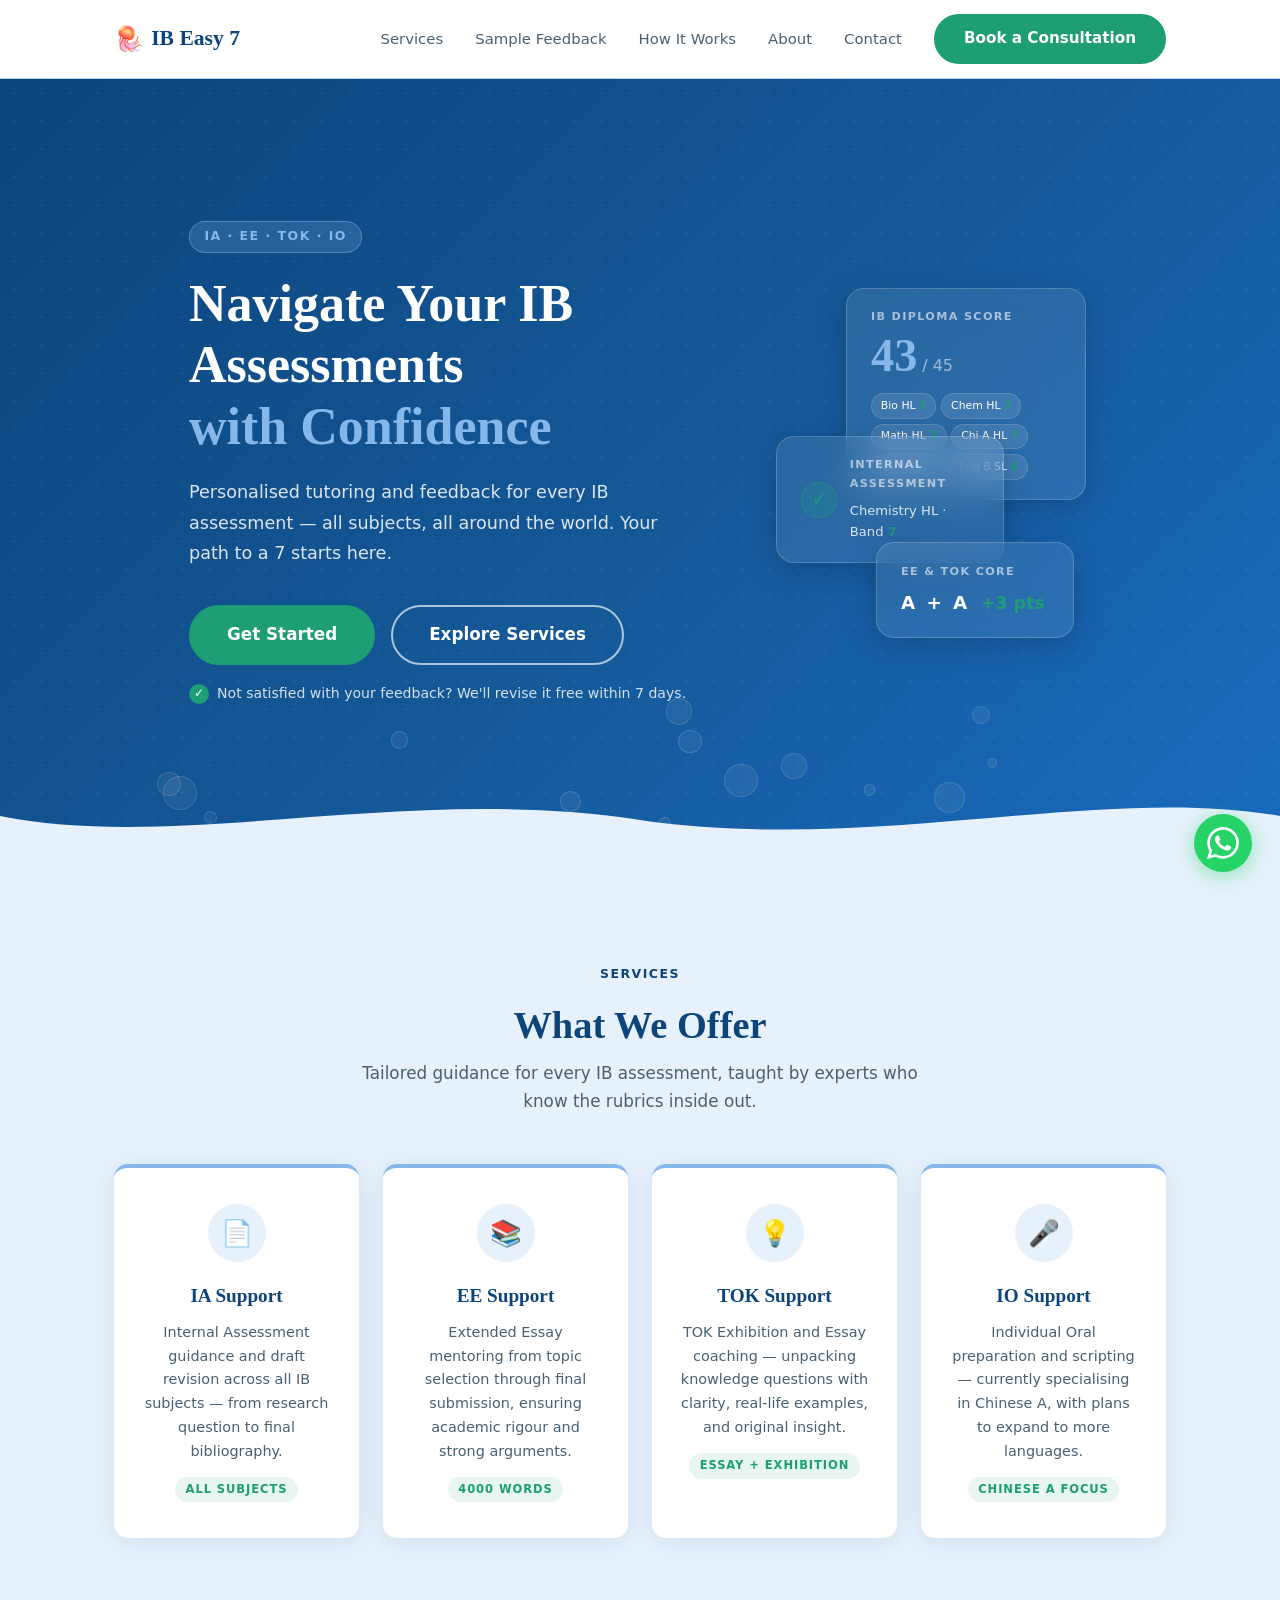
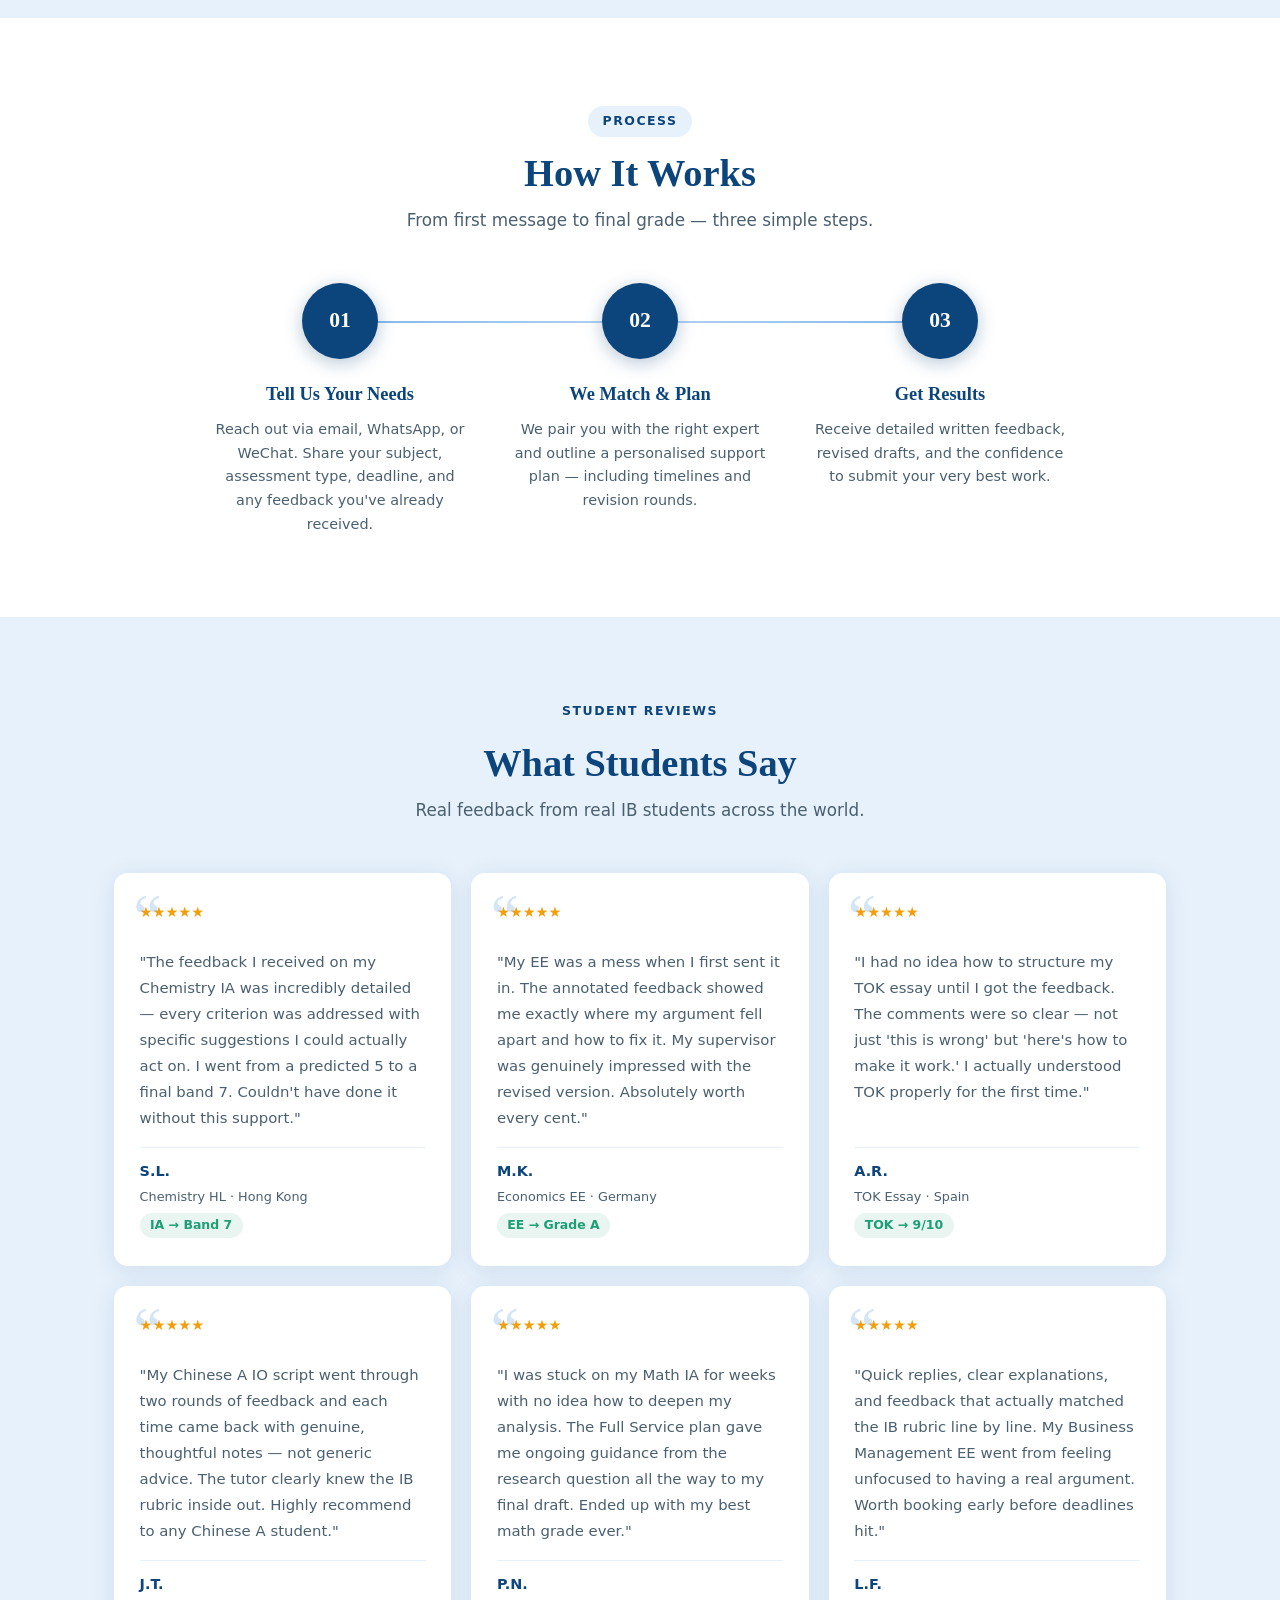
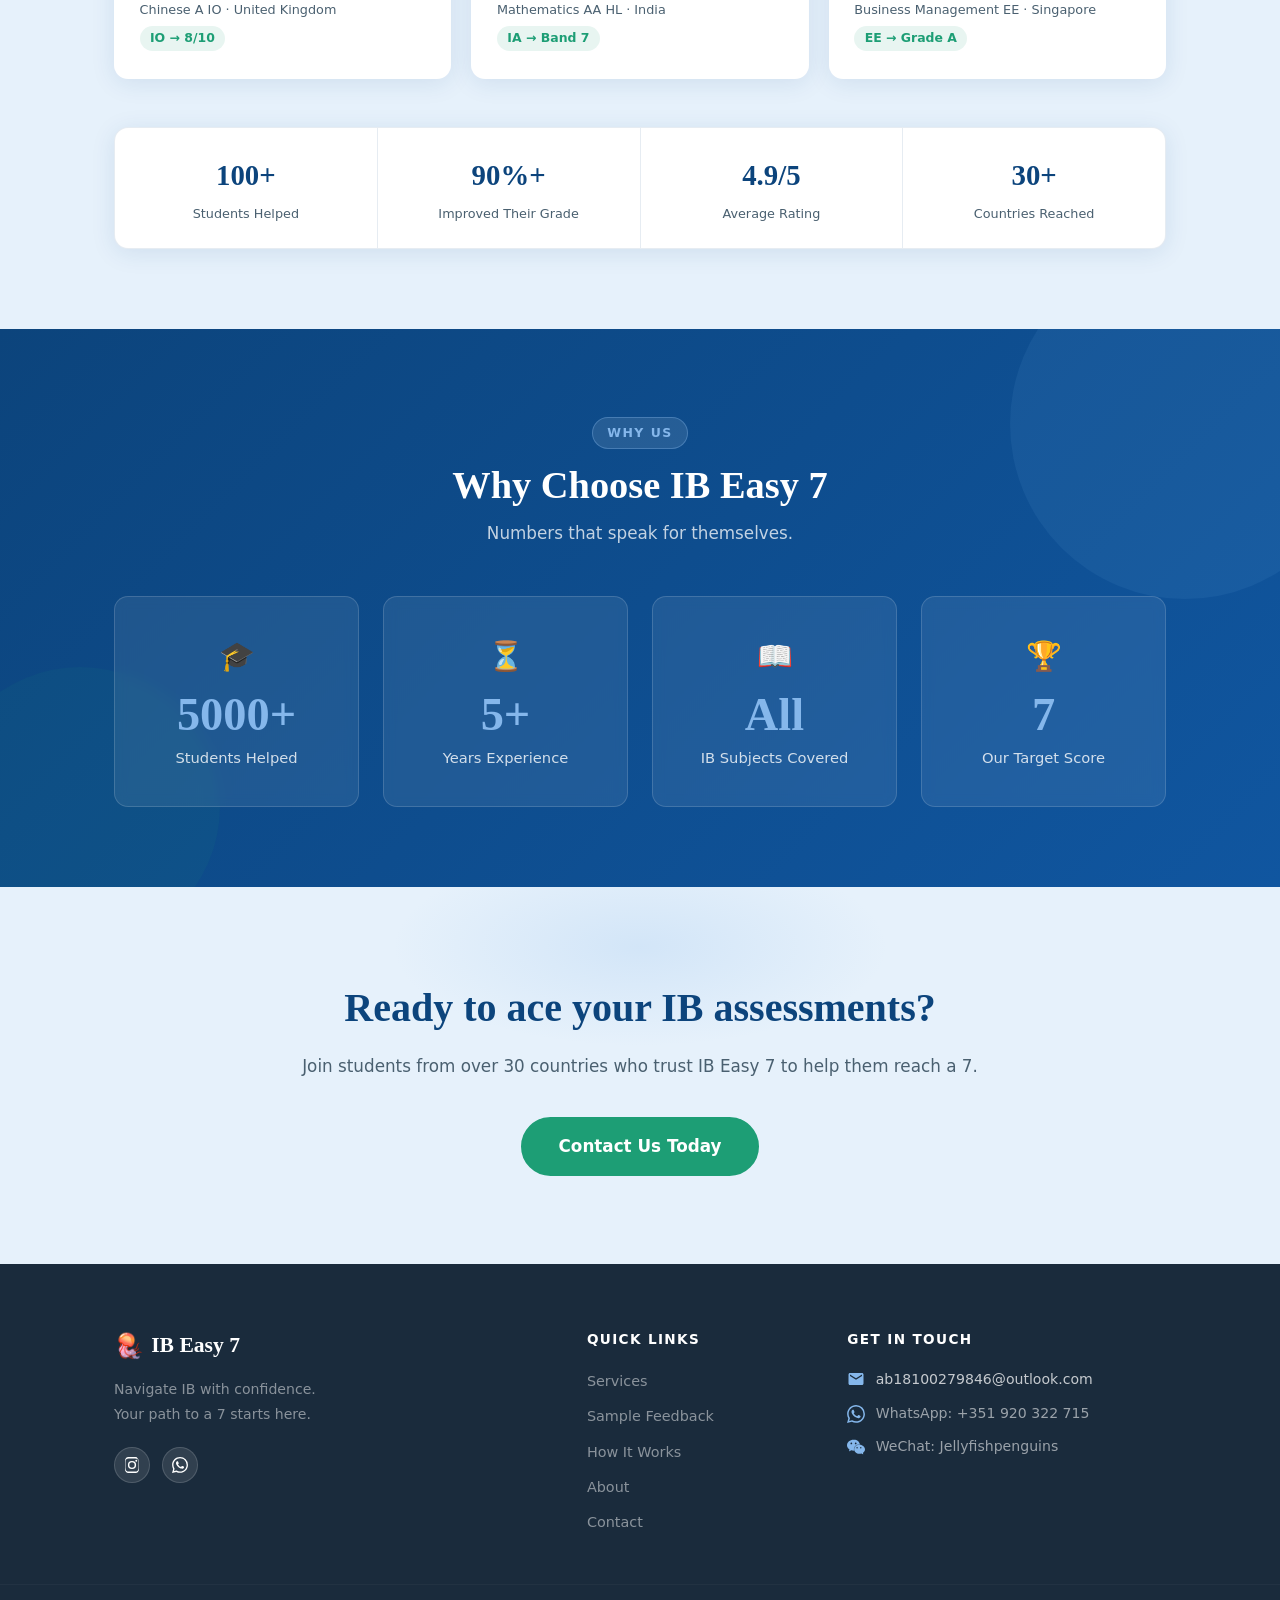
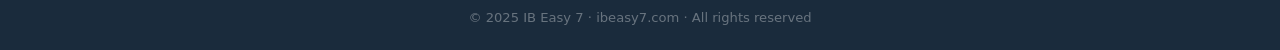
<file: index.html>
<!DOCTYPE html>
<html lang="en">
<head>
  <meta charset="UTF-8" />
  <meta name="viewport" content="width=device-width, initial-scale=1.0" />
  <meta name="description" content="IB Easy 7 — Expert IA, EE, TOK and IO support for IB students worldwide. Navigate your IB assessments with confidence." />
  <meta property="og:type" content="website" />
  <meta property="og:site_name" content="IB Easy 7" />
  <meta property="og:url" content="https://ibeasy7.com/" />
  <meta property="og:title" content="IB Easy 7 — Navigate IB with Confidence" />
  <meta property="og:description" content="Expert IA, EE, TOK and IO support for IB students worldwide. 100+ students helped, 43/45 score tutor, based in Portugal." />
  <meta name="twitter:card" content="summary" />
  <meta name="twitter:title" content="IB Easy 7 — Navigate IB with Confidence" />
  <meta name="twitter:description" content="Expert IA, EE, TOK and IO support for IB students worldwide. 100+ students helped, 43/45 score tutor, based in Portugal." />
  <title>IB Easy 7 — Navigate IB with Confidence</title>
  <link rel="stylesheet" href="css/style.css" />
  <script async src="https://www.googletagmanager.com/gtag/js?id=G-6FNQQYEGJR"></script>
  <script>
    window.dataLayer = window.dataLayer || [];
    function gtag(){dataLayer.push(arguments);}
    gtag('js', new Date());
    gtag('config', 'G-6FNQQYEGJR');
  </script>
</head>
<body>

  <!-- ================================================
       NAVBAR
       ================================================ -->
  <nav class="navbar" aria-label="Main navigation">
    <div class="container nav-inner">
      <a href="index.html" class="logo" aria-label="IB Easy 7 home">
        <span class="logo-jelly" aria-hidden="true">🪼</span>
        IB Easy 7
      </a>

      <button class="nav-toggle" aria-label="Toggle navigation" aria-expanded="false">
        <span></span><span></span><span></span>
      </button>

      <ul class="nav-links" role="list">
        <li><a href="services.html">Services</a></li>
        <li><a href="samples.html">Sample Feedback</a></li>
        <li><a href="#how-it-works">How It Works</a></li>
        <li><a href="about.html">About</a></li>
        <li><a href="contact.html">Contact</a></li>
        <li><a href="contact.html" class="btn btn-primary">Book a Consultation</a></li>
      </ul>
    </div>
  </nav>


  <!-- ================================================
       HERO
       ================================================ -->
  <section class="hero" aria-labelledby="hero-heading">

    <!-- Floating bubbles (injected by JS below) -->
    <div class="bubbles" aria-hidden="true" id="bubbles"></div>

    <div class="container hero-inner">

      <!-- Text side -->
      <div class="hero-text">
        <span class="hero-eyebrow">IA · EE · TOK · IO</span>
        <h1 id="hero-heading">
          Navigate Your IB Assessments<br>
          <span class="accent">with Confidence</span>
        </h1>
        <p class="hero-sub">
          Personalised tutoring and feedback for every IB assessment — all subjects,
          all around the world. Your path to a 7 starts here.
        </p>
        <div class="hero-ctas">
          <a href="contact.html" class="btn btn-primary btn-lg">Get Started</a>
          <a href="services.html" class="btn btn-outline-white btn-lg">Explore Services</a>
        </div>
        <p class="guarantee-badge">Not satisfied with your feedback? We'll revise it free within 7 days.</p>
      </div>

      <!-- Professional achievement cards -->
      <div class="hero-visual" aria-hidden="true">
        <div class="score-cluster">

          <!-- Main diploma score card -->
          <div class="pro-card card-main">
            <p class="pc-eyebrow">IB Diploma Score</p>
            <div class="pc-score-row">
              <span class="pc-num">43</span><span class="pc-denom">&thinsp;/ 45</span>
            </div>
            <div class="subj-pills">
              <span class="subj-pill">Bio HL <b>7</b></span>
              <span class="subj-pill">Chem HL <b>7</b></span>
              <span class="subj-pill">Math HL <b>7</b></span>
              <span class="subj-pill">Chi A HL <b>7</b></span>
              <span class="subj-pill">Econ SL <b>7</b></span>
              <span class="subj-pill">Eng B SL <b>6</b></span>
            </div>
          </div>

          <!-- IA result card -->
          <div class="pro-card card-ia">
            <div class="pc-check">&#10003;</div>
            <div>
              <p class="pc-eyebrow">Internal Assessment</p>
              <p class="pc-detail">Chemistry HL &middot; Band&nbsp;<b>7</b></p>
            </div>
          </div>

          <!-- EE + TOK card -->
          <div class="pro-card card-ee">
            <p class="pc-eyebrow">EE &amp; TOK Core</p>
            <p class="pc-ee-score">A &thinsp;+&thinsp; A &nbsp;<span class="pc-bonus">+3 pts</span></p>
          </div>

        </div>
      </div>
    </div>

    <!-- Wave divider (animated — two layers moving at different speeds) -->
    <div class="wave-divider" aria-hidden="true">
      <!-- Layer 1: slower, semi-transparent, moves left -->
      <div class="wave-track wave-track-1">
        <svg viewBox="0 0 2880 96" preserveAspectRatio="none" xmlns="http://www.w3.org/2000/svg">
          <path d="M0,52 C240,88 480,16 720,52 C960,88 1200,16 1440,52
                   C1680,88 1920,16 2160,52 C2400,88 2640,16 2880,52
                   L2880,96 L0,96 Z"
                fill="rgba(230,241,251,0.58)"/>
        </svg>
      </div>
      <!-- Layer 2: faster, opaque fill, moves right (opposite direction) -->
      <div class="wave-track wave-track-2">
        <svg viewBox="0 0 2880 96" preserveAspectRatio="none" xmlns="http://www.w3.org/2000/svg">
          <path d="M0,40 C200,76 460,8 720,44 C980,78 1240,8 1440,40
                   C1640,72 1900,8 2160,44 C2420,78 2680,8 2880,40
                   L2880,96 L0,96 Z"
                fill="#E6F1FB"/>
        </svg>
      </div>
    </div>
  </section>


  <!-- ================================================
       SERVICES — What We Offer
       ================================================ -->
  <section class="services" id="services" aria-labelledby="services-heading">
    <div class="container">
      <div class="section-header">
        <span class="section-tag">Services</span>
        <h2 class="section-title" id="services-heading">What We Offer</h2>
        <p class="section-sub">Tailored guidance for every IB assessment, taught by experts who know the rubrics inside out.</p>
      </div>

      <div class="cards-grid">

        <!-- IA -->
        <article class="card">
          <div class="card-icon" aria-hidden="true">📄</div>
          <h3>IA Support</h3>
          <p>Internal Assessment guidance and draft revision across all IB subjects — from research question to final bibliography.</p>
          <span class="card-badge">All Subjects</span>
        </article>

        <!-- EE -->
        <article class="card">
          <div class="card-icon" aria-hidden="true">📚</div>
          <h3>EE Support</h3>
          <p>Extended Essay mentoring from topic selection through final submission, ensuring academic rigour and strong arguments.</p>
          <span class="card-badge">4000 Words</span>
        </article>

        <!-- TOK -->
        <article class="card">
          <div class="card-icon" aria-hidden="true">💡</div>
          <h3>TOK Support</h3>
          <p>TOK Exhibition and Essay coaching — unpacking knowledge questions with clarity, real-life examples, and original insight.</p>
          <span class="card-badge">Essay + Exhibition</span>
        </article>

        <!-- IO -->
        <article class="card">
          <div class="card-icon" aria-hidden="true">🎤</div>
          <h3>IO Support</h3>
          <p>Individual Oral preparation and scripting — currently specialising in Chinese A, with plans to expand to more languages.</p>
          <span class="card-badge">Chinese A Focus</span>
        </article>

      </div>
    </div>
  </section>


  <!-- ================================================
       HOW IT WORKS
       ================================================ -->
  <section class="how-it-works" id="how-it-works" aria-labelledby="hiw-heading">
    <div class="container">
      <div class="section-header">
        <span class="section-tag">Process</span>
        <h2 class="section-title" id="hiw-heading">How It Works</h2>
        <p class="section-sub">From first message to final grade — three simple steps.</p>
      </div>

      <div class="steps" role="list">

        <div class="step" role="listitem">
          <div class="step-number" aria-hidden="true">01</div>
          <h3>Tell Us Your Needs</h3>
          <p>Reach out via email, WhatsApp, or WeChat. Share your subject, assessment type, deadline, and any feedback you've already received.</p>
        </div>

        <div class="step" role="listitem">
          <div class="step-number" aria-hidden="true">02</div>
          <h3>We Match &amp; Plan</h3>
          <p>We pair you with the right expert and outline a personalised support plan — including timelines and revision rounds.</p>
        </div>

        <div class="step" role="listitem">
          <div class="step-number" aria-hidden="true">03</div>
          <h3>Get Results</h3>
          <p>Receive detailed written feedback, revised drafts, and the confidence to submit your very best work.</p>
        </div>

      </div>
    </div>
  </section>


  <!-- ================================================
       TESTIMONIALS
       ================================================ -->
  <section class="testimonials" aria-labelledby="testimonials-heading">
    <div class="container">
      <div class="section-header">
        <span class="section-tag">Student Reviews</span>
        <h2 class="section-title" id="testimonials-heading">What Students Say</h2>
        <p class="section-sub">Real feedback from real IB students across the world.</p>
      </div>

      <div class="testimonials-grid">

        <div class="testimonial-card">
          <div class="testimonial-stars" aria-label="5 stars">★★★★★</div>
          <p class="testimonial-text">"The feedback I received on my Chemistry IA was incredibly detailed — every criterion was addressed with specific suggestions I could actually act on. I went from a predicted 5 to a final band 7. Couldn't have done it without this support."</p>
          <div class="testimonial-author">
            <span class="testimonial-name">S.L.</span>
            <span class="testimonial-meta">Chemistry HL · Hong Kong</span>
            <span class="testimonial-result">IA → Band 7</span>
          </div>
        </div>

        <div class="testimonial-card">
          <div class="testimonial-stars" aria-label="5 stars">★★★★★</div>
          <p class="testimonial-text">"My EE was a mess when I first sent it in. The annotated feedback showed me exactly where my argument fell apart and how to fix it. My supervisor was genuinely impressed with the revised version. Absolutely worth every cent."</p>
          <div class="testimonial-author">
            <span class="testimonial-name">M.K.</span>
            <span class="testimonial-meta">Economics EE · Germany</span>
            <span class="testimonial-result">EE → Grade A</span>
          </div>
        </div>

        <div class="testimonial-card">
          <div class="testimonial-stars" aria-label="5 stars">★★★★★</div>
          <p class="testimonial-text">"I had no idea how to structure my TOK essay until I got the feedback. The comments were so clear — not just 'this is wrong' but 'here's how to make it work.' I actually understood TOK properly for the first time."</p>
          <div class="testimonial-author">
            <span class="testimonial-name">A.R.</span>
            <span class="testimonial-meta">TOK Essay · Spain</span>
            <span class="testimonial-result">TOK → 9/10</span>
          </div>
        </div>

        <div class="testimonial-card">
          <div class="testimonial-stars" aria-label="5 stars">★★★★★</div>
          <p class="testimonial-text">"My Chinese A IO script went through two rounds of feedback and each time came back with genuine, thoughtful notes — not generic advice. The tutor clearly knew the IB rubric inside out. Highly recommend to any Chinese A student."</p>
          <div class="testimonial-author">
            <span class="testimonial-name">J.T.</span>
            <span class="testimonial-meta">Chinese A IO · United Kingdom</span>
            <span class="testimonial-result">IO → 8/10</span>
          </div>
        </div>

        <div class="testimonial-card">
          <div class="testimonial-stars" aria-label="5 stars">★★★★★</div>
          <p class="testimonial-text">"I was stuck on my Math IA for weeks with no idea how to deepen my analysis. The Full Service plan gave me ongoing guidance from the research question all the way to my final draft. Ended up with my best math grade ever."</p>
          <div class="testimonial-author">
            <span class="testimonial-name">P.N.</span>
            <span class="testimonial-meta">Mathematics AA HL · India</span>
            <span class="testimonial-result">IA → Band 7</span>
          </div>
        </div>

        <div class="testimonial-card">
          <div class="testimonial-stars" aria-label="5 stars">★★★★★</div>
          <p class="testimonial-text">"Quick replies, clear explanations, and feedback that actually matched the IB rubric line by line. My Business Management EE went from feeling unfocused to having a real argument. Worth booking early before deadlines hit."</p>
          <div class="testimonial-author">
            <span class="testimonial-name">L.F.</span>
            <span class="testimonial-meta">Business Management EE · Singapore</span>
            <span class="testimonial-result">EE → Grade A</span>
          </div>
        </div>

      </div>

      <div class="outcome-bar">
        <div class="outcome-item">
          <span class="outcome-num">100+</span>
          <span class="outcome-label">Students Helped</span>
        </div>
        <div class="outcome-item">
          <span class="outcome-num">90%+</span>
          <span class="outcome-label">Improved Their Grade</span>
        </div>
        <div class="outcome-item">
          <span class="outcome-num">4.9/5</span>
          <span class="outcome-label">Average Rating</span>
        </div>
        <div class="outcome-item">
          <span class="outcome-num">30+</span>
          <span class="outcome-label">Countries Reached</span>
        </div>
      </div>
    </div>
  </section>


  <!-- ================================================
       WHY CHOOSE US
       ================================================ -->
  <section class="why-us" id="about" aria-labelledby="why-heading">
    <div class="container">
      <div class="section-header">
        <span class="section-tag">Why Us</span>
        <h2 class="section-title" id="why-heading">Why Choose IB Easy 7</h2>
        <p class="section-sub">Numbers that speak for themselves.</p>
      </div>

      <div class="stats-grid">

        <div class="stat-card">
          <div class="stat-icon" aria-hidden="true">🎓</div>
          <div class="stat-number">5000+</div>
          <div class="stat-label">Students Helped</div>
        </div>

        <div class="stat-card">
          <div class="stat-icon" aria-hidden="true">⏳</div>
          <div class="stat-number">5+</div>
          <div class="stat-label">Years Experience</div>
        </div>

        <div class="stat-card">
          <div class="stat-icon" aria-hidden="true">📖</div>
          <div class="stat-number">All</div>
          <div class="stat-label">IB Subjects Covered</div>
        </div>

        <div class="stat-card">
          <div class="stat-icon" aria-hidden="true">🏆</div>
          <div class="stat-number">7</div>
          <div class="stat-label">Our Target Score</div>
        </div>

      </div>
    </div>
  </section>


  <!-- ================================================
       CTA SECTION
       ================================================ -->
  <section class="cta-section" aria-labelledby="cta-heading">
    <div class="container cta-inner">
      <h2 id="cta-heading">Ready to ace your IB assessments?</h2>
      <p>Join students from over 30 countries who trust IB Easy 7 to help them reach a 7.</p>
      <a href="contact.html" class="btn btn-primary btn-lg">Contact Us Today</a>
    </div>
  </section>


  <!-- ================================================
       FOOTER
       ================================================ -->
  <footer class="footer" id="contact" aria-label="Footer">
    <div class="footer-main">
      <div class="container footer-inner">

        <!-- Brand -->
        <div class="footer-brand">
          <a href="index.html" class="logo">
            <span class="logo-jelly" aria-hidden="true">🪼</span> IB Easy 7
          </a>
          <p>Navigate IB with confidence.<br>Your path to a 7 starts here.</p>
          <!-- Social icons -->
          <div class="social-links" aria-label="Social media links">
            <a href="https://instagram.com/ibeasy7" class="social-link" aria-label="Instagram" target="_blank" rel="noopener">
              <svg viewBox="0 0 24 24" xmlns="http://www.w3.org/2000/svg" aria-hidden="true">
                <path d="M12 2.163c3.204 0 3.584.012 4.85.07 1.366.062 2.633.326 3.608 1.301.975.975 1.24 2.242 1.301 3.608.058 1.265.069 1.645.069 4.849s-.012 3.584-.07 4.85c-.062 1.366-.326 2.633-1.301 3.608-.975.975-2.242 1.24-3.608 1.301-1.265.058-1.645.069-4.849.069s-3.584-.012-4.85-.07c-1.366-.062-2.633-.326-3.608-1.301-.975-.975-1.24-2.242-1.301-3.608C2.175 15.584 2.163 15.204 2.163 12s.012-3.584.07-4.85c.062-1.366.326-2.633 1.301-3.608C4.509 2.567 5.776 2.302 7.142 2.24 8.408 2.182 8.788 2.163 12 2.163zm0-2.163c-3.259 0-3.667.014-4.947.072-1.52.069-2.877.385-3.98 1.487C1.97 2.661 1.654 4.018 1.585 5.538 1.527 6.818 1.513 7.226 1.513 12s.014 5.182.072 6.462c.069 1.52.385 2.877 1.487 3.98 1.103 1.102 2.46 1.418 3.98 1.487 1.28.058 1.688.072 4.948.072s3.667-.014 4.947-.072c1.52-.069 2.877-.385 3.98-1.487 1.102-1.103 1.418-2.46 1.487-3.98.058-1.28.072-1.688.072-4.948s-.014-5.182-.072-6.462c-.069-1.52-.385-2.877-1.487-3.98C19.824.457 18.467.141 16.947.072 15.667.014 15.259 0 12 0zm0 5.838a6.162 6.162 0 1 0 0 12.324 6.162 6.162 0 0 0 0-12.324zM12 16a4 4 0 1 1 0-8 4 4 0 0 1 0 8zm6.406-11.845a1.44 1.44 0 1 0 0 2.881 1.44 1.44 0 0 0 0-2.881z"/>
              </svg>
            </a>
            <a href="https://wa.me/351920322715" class="social-link" aria-label="WhatsApp" target="_blank" rel="noopener">
              <svg viewBox="0 0 24 24" xmlns="http://www.w3.org/2000/svg" aria-hidden="true">
                <path d="M17.472 14.382c-.297-.149-1.758-.867-2.03-.967-.273-.099-.471-.148-.67.15-.197.297-.767.966-.94 1.164-.173.199-.347.223-.644.075-.297-.15-1.255-.463-2.39-1.475-.883-.788-1.48-1.761-1.653-2.059-.173-.297-.018-.458.13-.606.134-.133.298-.347.446-.52.149-.174.198-.298.298-.497.099-.198.05-.371-.025-.52-.075-.149-.669-1.612-.916-2.207-.242-.579-.487-.5-.669-.51-.173-.008-.371-.01-.57-.01-.198 0-.52.074-.792.372-.272.297-1.04 1.016-1.04 2.479 0 1.462 1.065 2.875 1.213 3.074.149.198 2.096 3.2 5.077 4.487.709.306 1.262.489 1.694.625.712.227 1.36.195 1.871.118.571-.085 1.758-.719 2.006-1.413.248-.694.248-1.289.173-1.413-.074-.124-.272-.198-.57-.347m-5.421 7.403h-.004a9.87 9.87 0 0 1-5.031-1.378l-.361-.214-3.741.982.998-3.648-.235-.374a9.86 9.86 0 0 1-1.51-5.26c.001-5.45 4.436-9.884 9.888-9.884 2.64 0 5.122 1.03 6.988 2.898a9.825 9.825 0 0 1 2.893 6.994c-.003 5.45-4.437 9.884-9.885 9.884m8.413-18.297A11.815 11.815 0 0 0 12.05 0C5.495 0 .16 5.335.157 11.892c0 2.096.547 4.142 1.588 5.945L.057 24l6.305-1.654a11.882 11.882 0 0 0 5.683 1.448h.005c6.554 0 11.89-5.335 11.893-11.893a11.821 11.821 0 0 0-3.48-8.413z"/>
              </svg>
            </a>
          </div>
        </div>

        <!-- Quick links -->
        <div class="footer-col">
          <h4>Quick Links</h4>
          <ul class="footer-links-col">
            <li><a href="services.html">Services</a></li>
            <li><a href="samples.html">Sample Feedback</a></li>
            <li><a href="#how-it-works">How It Works</a></li>
            <li><a href="about.html">About</a></li>
            <li><a href="contact.html">Contact</a></li>
          </ul>
        </div>

        <!-- Contact -->
        <div class="footer-col">
          <h4>Get in Touch</h4>
          <ul class="contact-list">
            <li>
              <!-- Email icon -->
              <svg viewBox="0 0 24 24" xmlns="http://www.w3.org/2000/svg" aria-hidden="true">
                <path d="M20 4H4c-1.1 0-2 .9-2 2v12c0 1.1.9 2 2 2h16c1.1 0 2-.9 2-2V6c0-1.1-.9-2-2-2zm0 4l-8 5-8-5V6l8 5 8-5v2z"/>
              </svg>
              <a href="mailto:ab18100279846@outlook.com" style="color:inherit">ab18100279846@outlook.com</a>
            </li>
            <li>
              <!-- WhatsApp icon -->
              <svg viewBox="0 0 24 24" xmlns="http://www.w3.org/2000/svg" aria-hidden="true">
                <path d="M17.472 14.382c-.297-.149-1.758-.867-2.03-.967-.273-.099-.471-.148-.67.15-.197.297-.767.966-.94 1.164-.173.199-.347.223-.644.075-.297-.15-1.255-.463-2.39-1.475-.883-.788-1.48-1.761-1.653-2.059-.173-.297-.018-.458.13-.606.134-.133.298-.347.446-.52.149-.174.198-.298.298-.497.099-.198.05-.371-.025-.52-.075-.149-.669-1.612-.916-2.207-.242-.579-.487-.5-.669-.51-.173-.008-.371-.01-.57-.01-.198 0-.52.074-.792.372-.272.297-1.04 1.016-1.04 2.479 0 1.462 1.065 2.875 1.213 3.074.149.198 2.096 3.2 5.077 4.487.709.306 1.262.489 1.694.625.712.227 1.36.195 1.871.118.571-.085 1.758-.719 2.006-1.413.248-.694.248-1.289.173-1.413-.074-.124-.272-.198-.57-.347m-5.421 7.403h-.004a9.87 9.87 0 0 1-5.031-1.378l-.361-.214-3.741.982.998-3.648-.235-.374a9.86 9.86 0 0 1-1.51-5.26c.001-5.45 4.436-9.884 9.888-9.884 2.64 0 5.122 1.03 6.988 2.898a9.825 9.825 0 0 1 2.893 6.994c-.003 5.45-4.437 9.884-9.885 9.884m8.413-18.297A11.815 11.815 0 0 0 12.05 0C5.495 0 .16 5.335.157 11.892c0 2.096.547 4.142 1.588 5.945L.057 24l6.305-1.654a11.882 11.882 0 0 0 5.683 1.448h.005c6.554 0 11.89-5.335 11.893-11.893a11.821 11.821 0 0 0-3.48-8.413z"/>
              </svg>
              <span>WhatsApp: +351 920 322 715</span>
            </li>
            <li>
              <!-- WeChat icon -->
              <svg viewBox="0 0 24 24" xmlns="http://www.w3.org/2000/svg" aria-hidden="true">
                <path d="M8.691 2.188C3.891 2.188 0 5.476 0 9.53c0 2.212 1.17 4.203 3.002 5.55a.59.59 0 0 1 .213.665l-.39 1.48c-.019.07-.048.141-.048.213 0 .163.13.295.29.295a.326.326 0 0 0 .167-.054l1.903-1.114a.864.864 0 0 1 .717-.098 10.16 10.16 0 0 0 2.837.403c.276 0 .543-.027.811-.05-.857-2.578.157-4.972 1.932-6.446 1.703-1.415 3.882-1.98 5.853-1.838-.576-3.583-3.874-6.348-7.596-6.348zM5.785 5.991c.642 0 1.162.529 1.162 1.18a1.17 1.17 0 0 1-1.162 1.178A1.17 1.17 0 0 1 4.623 7.17c0-.651.52-1.18 1.162-1.18zm5.813 0c.642 0 1.162.529 1.162 1.18a1.17 1.17 0 0 1-1.162 1.178 1.17 1.17 0 0 1-1.162-1.178c0-.651.52-1.18 1.162-1.18zm5.34 2.867c-1.797-.052-3.746.512-5.28 1.786-1.72 1.428-2.687 3.72-1.78 6.22.942 2.453 3.666 4.229 6.884 4.229.826 0 1.622-.12 2.361-.336a.722.722 0 0 1 .598.082l1.584.926a.272.272 0 0 0 .14.047c.134 0 .24-.111.24-.247 0-.06-.023-.12-.038-.177l-.327-1.233a.49.49 0 0 1 .177-.554C22.888 18.345 24 16.865 24 15.2c0-3.261-2.956-6.274-7.062-6.342zm-3.502 3.18c.535 0 .969.44.969.982a.976.976 0 0 1-.969.983.976.976 0 0 1-.969-.983c0-.542.434-.982.969-.982zm4.943 0c.535 0 .969.44.969.982a.976.976 0 0 1-.969.983.976.976 0 0 1-.969-.983c0-.542.434-.982.969-.982z"/>
              </svg>
              <span>WeChat: Jellyfishpenguins</span>
            </li>
          </ul>
        </div>

      </div>
    </div>

    <div class="footer-bottom">
      <div class="container">
        <p>&copy; 2025 IB Easy 7 &middot; ibeasy7.com &middot; All rights reserved</p>
      </div>
    </div>
  </footer>


  <!-- ================================================
       SCRIPTS
       ================================================ -->
  <script>
    /* --- Mobile nav toggle --- */
    const toggle   = document.querySelector('.nav-toggle');
    const navLinks = document.querySelector('.nav-links');

    toggle.addEventListener('click', () => {
      const open = navLinks.classList.toggle('open');
      toggle.classList.toggle('open', open);
      toggle.setAttribute('aria-expanded', open);
    });

    navLinks.querySelectorAll('a').forEach(a => {
      a.addEventListener('click', () => {
        navLinks.classList.remove('open');
        toggle.classList.remove('open');
        toggle.setAttribute('aria-expanded', 'false');
      });
    });

    /* --- Bubble generator --- */
    (function generateBubbles() {
      const container = document.getElementById('bubbles');
      if (!container) return;
      const count = 18;
      for (let i = 0; i < count; i++) {
        const b = document.createElement('div');
        b.className = 'bubble';
        const size     = Math.random() * 28 + 8;
        const left     = Math.random() * 100;
        const delay    = Math.random() * 12;
        const duration = Math.random() * 10 + 10;
        b.style.cssText = `
          width: ${size}px;
          height: ${size}px;
          left: ${left}%;
          bottom: ${Math.random() * 20}%;
          animation-duration: ${duration}s;
          animation-delay: ${delay}s;
        `;
        container.appendChild(b);
      }
    })();
  </script>

  <!-- Floating WhatsApp -->
  <a href="https://wa.me/351920322715" class="whatsapp-float" aria-label="Chat on WhatsApp" target="_blank" rel="noopener">
    <svg viewBox="0 0 24 24" xmlns="http://www.w3.org/2000/svg" aria-hidden="true"><path d="M17.472 14.382c-.297-.149-1.758-.867-2.03-.967-.273-.099-.471-.148-.67.15-.197.297-.767.966-.94 1.164-.173.199-.347.223-.644.075-.297-.15-1.255-.463-2.39-1.475-.883-.788-1.48-1.761-1.653-2.059-.173-.297-.018-.458.13-.606.134-.133.298-.347.446-.52.149-.174.198-.298.298-.497.099-.198.05-.371-.025-.52-.075-.149-.669-1.612-.916-2.207-.242-.579-.487-.5-.669-.51-.173-.008-.371-.01-.57-.01-.198 0-.52.074-.792.372-.272.297-1.04 1.016-1.04 2.479 0 1.462 1.065 2.875 1.213 3.074.149.198 2.096 3.2 5.077 4.487.709.306 1.262.489 1.694.625.712.227 1.36.195 1.871.118.571-.085 1.758-.719 2.006-1.413.248-.694.248-1.289.173-1.413-.074-.124-.272-.198-.57-.347m-5.421 7.403h-.004a9.87 9.87 0 0 1-5.031-1.378l-.361-.214-3.741.982.998-3.648-.235-.374a9.86 9.86 0 0 1-1.51-5.26c.001-5.45 4.436-9.884 9.888-9.884 2.64 0 5.122 1.03 6.988 2.898a9.825 9.825 0 0 1 2.893 6.994c-.003 5.45-4.437 9.884-9.885 9.884m8.413-18.297A11.815 11.815 0 0 0 12.05 0C5.495 0 .16 5.335.157 11.892c0 2.096.547 4.142 1.588 5.945L.057 24l6.305-1.654a11.882 11.882 0 0 0 5.683 1.448h.005c6.554 0 11.89-5.335 11.893-11.893a11.821 11.821 0 0 0-3.48-8.413z"/></svg>
    <span class="wa-tooltip">Chat on WhatsApp</span>
  </a>

</body>
</html>
</file>
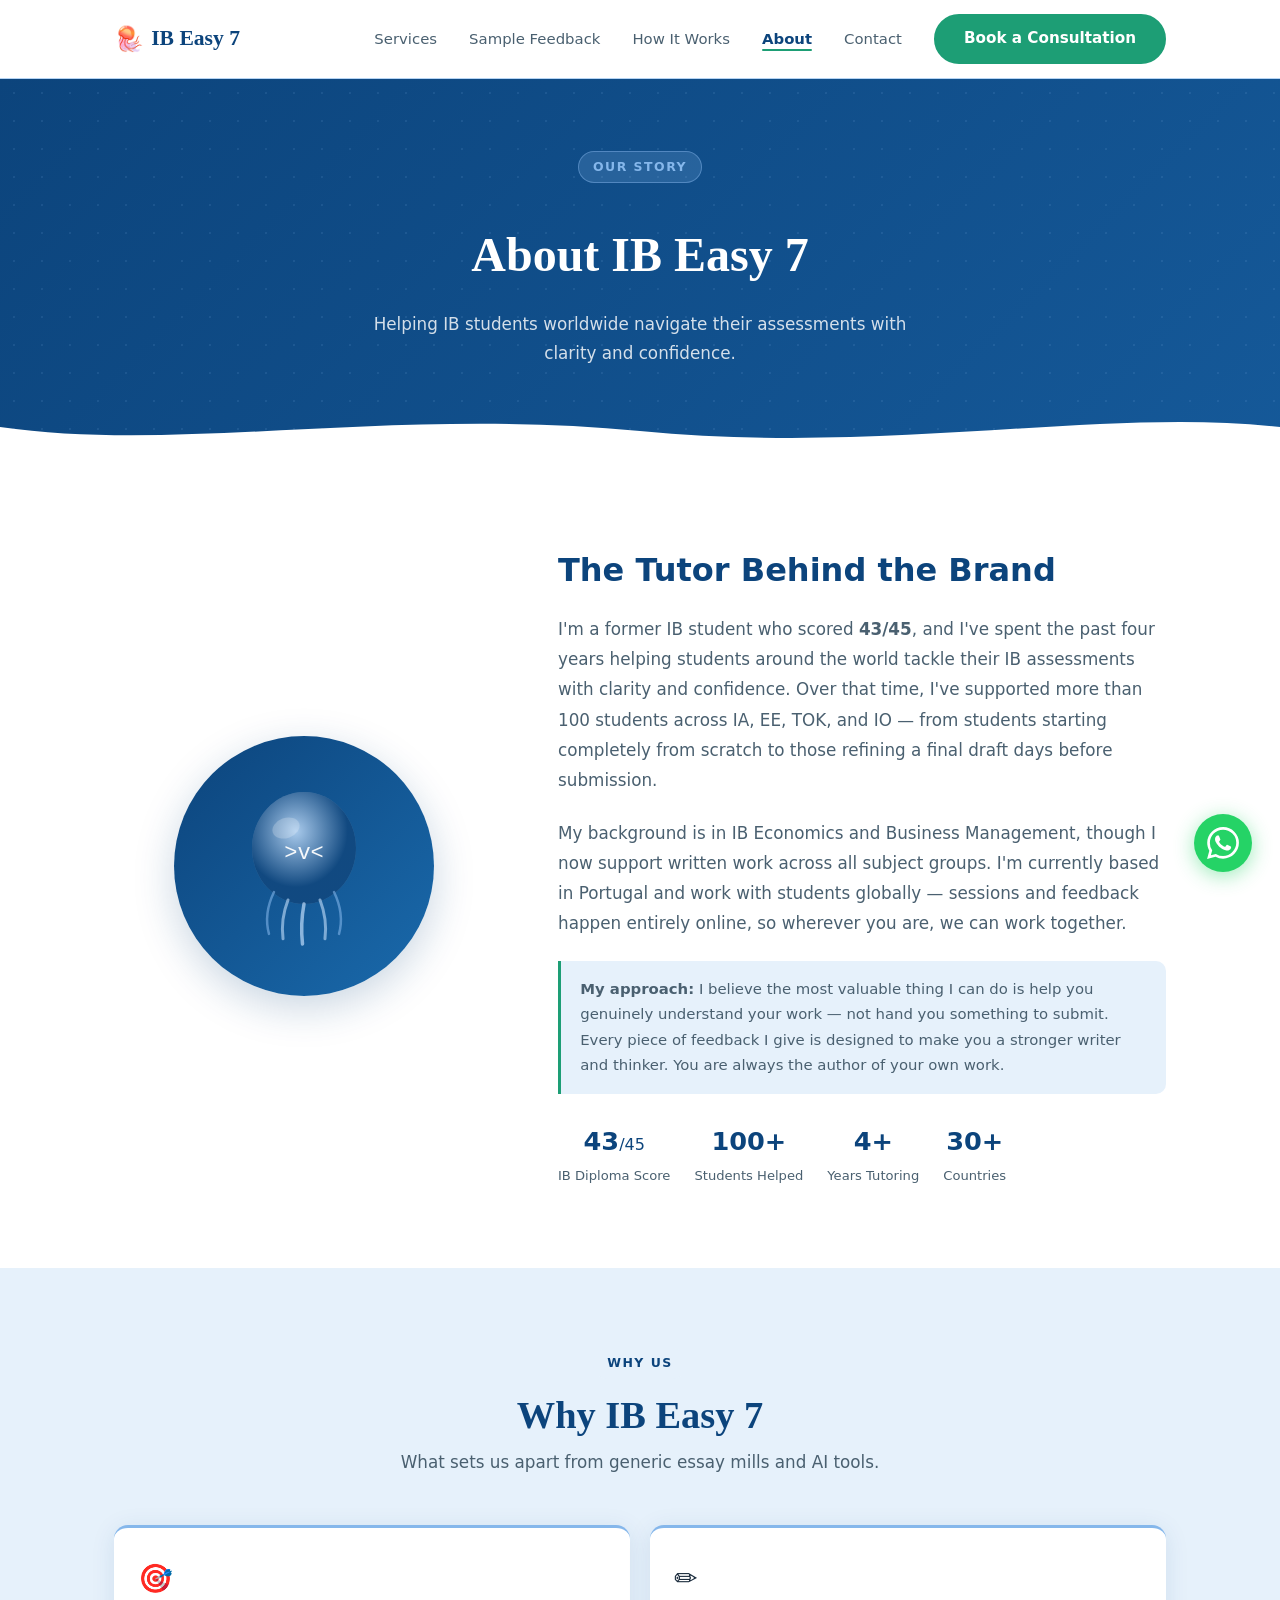
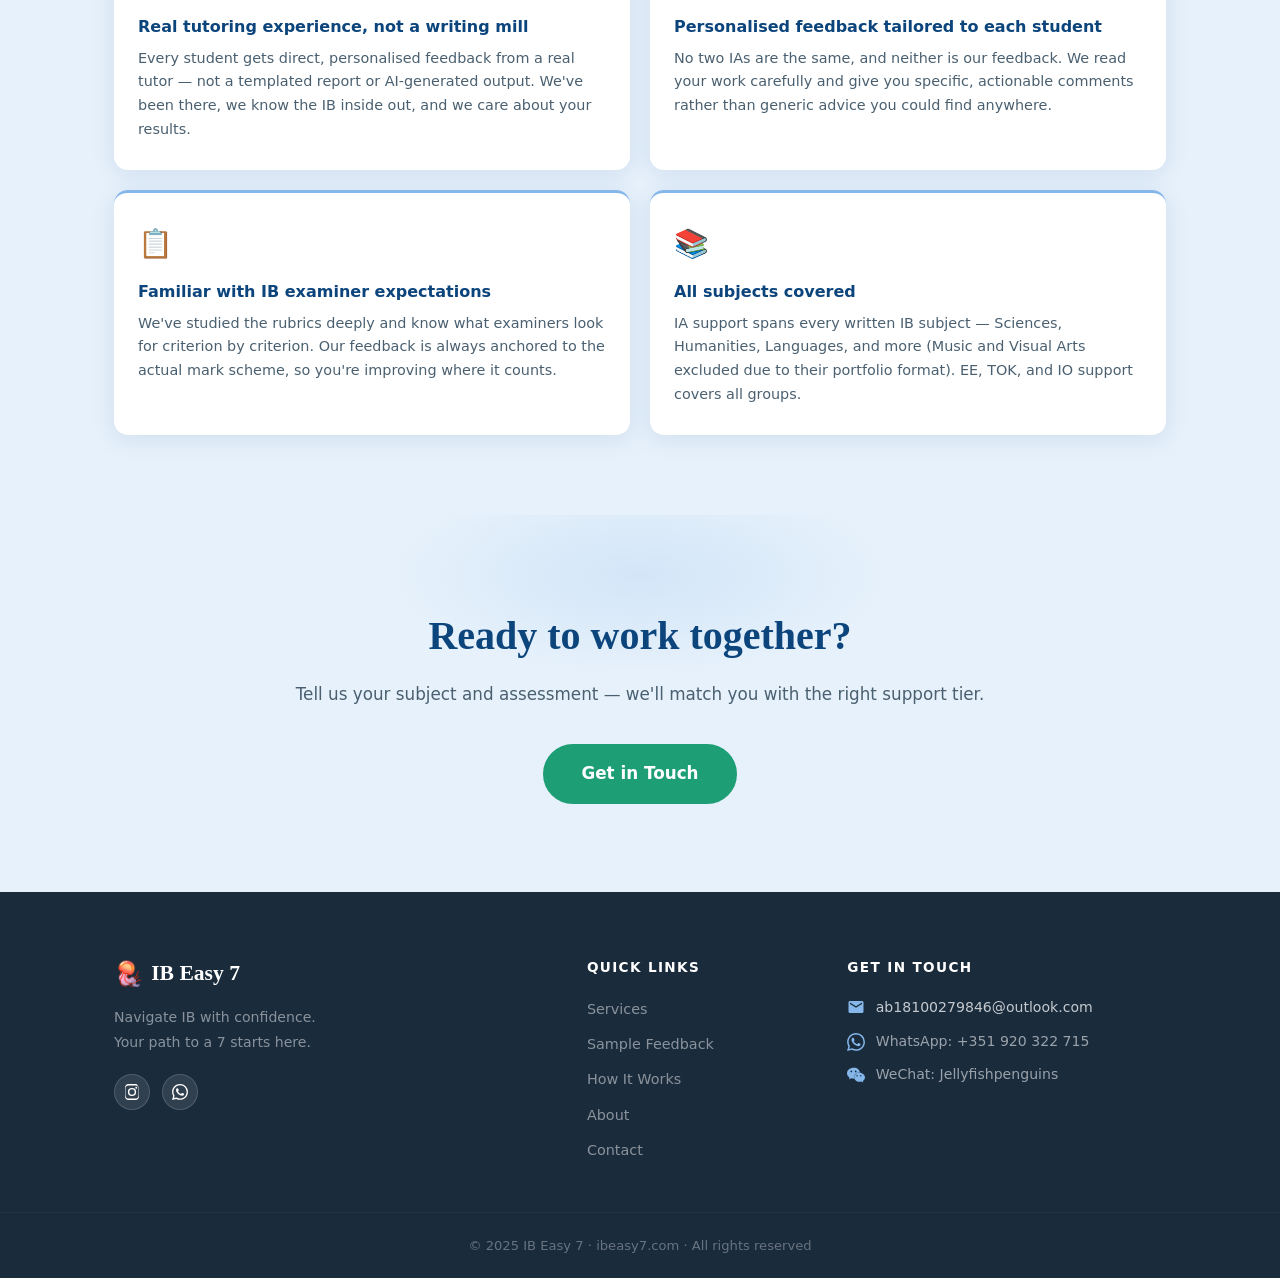
<file: about.html>
<!DOCTYPE html>
<html lang="en">
<head>
  <meta charset="UTF-8" />
  <meta name="viewport" content="width=device-width, initial-scale=1.0" />
  <meta name="description" content="About IB Easy 7 — meet the tutor behind the brand. 4+ years of IB tutoring experience, 100+ students helped, based in Portugal, working globally." />
  <meta property="og:type" content="website" />
  <meta property="og:site_name" content="IB Easy 7" />
  <meta property="og:url" content="https://ibeasy7.com/about.html" />
  <meta property="og:title" content="About Us — Meet Your IB Tutor | IB Easy 7" />
  <meta property="og:description" content="4+ years of IB tutoring experience, 100+ students helped, 43/45 score. Based in Portugal, working with students worldwide." />
  <meta name="twitter:card" content="summary" />
  <meta name="twitter:title" content="About Us — Meet Your IB Tutor | IB Easy 7" />
  <meta name="twitter:description" content="4+ years of IB tutoring experience, 100+ students helped, 43/45 score. Based in Portugal, working with students worldwide." />
  <title>About Us — Meet Your IB Tutor | IB Easy 7</title>
  <link rel="stylesheet" href="css/style.css" />
  <script async src="https://www.googletagmanager.com/gtag/js?id=G-6FNQQYEGJR"></script>
  <script>
    window.dataLayer = window.dataLayer || [];
    function gtag(){dataLayer.push(arguments);}
    gtag('js', new Date());
    gtag('config', 'G-6FNQQYEGJR');
  </script>
</head>
<body>

  <!-- NAVBAR -->
  <nav class="navbar" aria-label="Main navigation">
    <div class="container nav-inner">
      <a href="index.html" class="logo" aria-label="IB Easy 7 home">
        <span class="logo-jelly" aria-hidden="true">🪼</span>
        IB Easy 7
      </a>
      <button class="nav-toggle" aria-label="Toggle navigation" aria-expanded="false">
        <span></span><span></span><span></span>
      </button>
      <ul class="nav-links" role="list">
        <li><a href="services.html">Services</a></li>
        <li><a href="samples.html">Sample Feedback</a></li>
        <li><a href="index.html#how-it-works">How It Works</a></li>
        <li><a href="about.html" class="nav-active" aria-current="page">About</a></li>
        <li><a href="contact.html">Contact</a></li>
        <li><a href="contact.html" class="btn btn-primary">Book a Consultation</a></li>
      </ul>
    </div>
  </nav>


  <!-- PAGE HERO -->
  <section class="page-hero">
    <div class="container">
      <span class="hero-eyebrow">Our Story</span>
      <h1>About IB Easy 7</h1>
      <p class="page-hero-sub">Helping IB students worldwide navigate their assessments with clarity and confidence.</p>
    </div>
    <div class="wave-divider" aria-hidden="true">
      <div class="wave-track wave-track-1">
        <svg viewBox="0 0 2880 60" preserveAspectRatio="none" xmlns="http://www.w3.org/2000/svg">
          <path d="M0,30 C240,55 480,5 720,30 C960,55 1200,5 1440,30 C1680,55 1920,5 2160,30 C2400,55 2640,5 2880,30 L2880,60 L0,60 Z"
                fill="rgba(255,255,255,0.45)"/>
        </svg>
      </div>
      <div class="wave-track wave-track-2">
        <svg viewBox="0 0 2880 60" preserveAspectRatio="none" xmlns="http://www.w3.org/2000/svg">
          <path d="M0,22 C200,48 440,2 720,26 C1000,50 1240,2 1440,22 C1640,44 1880,2 2160,26 C2440,50 2680,2 2880,22 L2880,60 L0,60 Z"
                fill="#ffffff"/>
        </svg>
      </div>
    </div>
  </section>


  <main>

    <!-- INTRO -->
    <section class="about-intro" aria-labelledby="intro-heading">
      <div class="container about-intro-inner">

        <!-- Mascot visual -->
        <div class="about-mascot">
          <div class="mascot-frame" aria-hidden="true">
            <svg viewBox="0 0 160 180" xmlns="http://www.w3.org/2000/svg" width="160" height="180">
              <!-- Bell -->
              <ellipse cx="80" cy="72" rx="52" ry="56" fill="rgba(255,255,255,0.18)"/>
              <ellipse cx="80" cy="72" rx="52" ry="56" fill="url(#jbg)" opacity="0.9"/>
              <defs>
                <radialGradient id="jbg" cx="42%" cy="35%">
                  <stop offset="0%" stop-color="#B5D4F4"/>
                  <stop offset="100%" stop-color="#0C447C"/>
                </radialGradient>
              </defs>
              <!-- Shimmer -->
              <ellipse cx="62" cy="52" rx="14" ry="10" fill="rgba(255,255,255,0.22)" transform="rotate(-20,62,52)"/>
              <!-- Face: >v< -->
              <text x="80" y="83" text-anchor="middle" font-size="22" font-family="monospace" fill="white" opacity="0.95">&gt;v&lt;</text>
              <!-- Tentacles group -->
              <g opacity="0.82">
                <!-- Centre -->
                <path d="M80,128 Q78,148 82,168" stroke="rgba(181,212,244,0.9)" stroke-width="3.5" fill="none" stroke-linecap="round">
                  <animateTransform attributeName="transform" type="rotate" values="-6 80 128;6 80 128;-6 80 128" dur="3.2s" repeatCount="indefinite"/>
                </path>
                <!-- Left inner -->
                <path d="M64,124 Q58,144 62,163" stroke="rgba(181,212,244,0.8)" stroke-width="3" fill="none" stroke-linecap="round">
                  <animateTransform attributeName="transform" type="rotate" values="-8 64 124;5 64 124;-8 64 124" dur="2.8s" repeatCount="indefinite"/>
                </path>
                <!-- Left outer -->
                <path d="M50,116 Q40,138 46,158" stroke="rgba(133,183,235,0.7)" stroke-width="2.5" fill="none" stroke-linecap="round">
                  <animateTransform attributeName="transform" type="rotate" values="-10 50 116;4 50 116;-10 50 116" dur="3.6s" repeatCount="indefinite"/>
                </path>
                <!-- Right inner -->
                <path d="M96,124 Q102,144 98,163" stroke="rgba(181,212,244,0.8)" stroke-width="3" fill="none" stroke-linecap="round">
                  <animateTransform attributeName="transform" type="rotate" values="8 96 124;-5 96 124;8 96 124" dur="2.8s" repeatCount="indefinite"/>
                </path>
                <!-- Right outer -->
                <path d="M110,116 Q120,138 114,158" stroke="rgba(133,183,235,0.7)" stroke-width="2.5" fill="none" stroke-linecap="round">
                  <animateTransform attributeName="transform" type="rotate" values="10 110 116;-4 110 116;10 110 116" dur="3.6s" repeatCount="indefinite"/>
                </path>
              </g>
            </svg>
          </div>
        </div>

        <!-- Text side -->
        <div class="about-text">
          <h2 id="intro-heading">The Tutor Behind the Brand</h2>
          <p class="lead-text">
            I'm a former IB student who scored <strong>43/45</strong>, and I've spent the past four years helping students
            around the world tackle their IB assessments with clarity and confidence. Over that time, I've supported
            more than 100 students across IA, EE, TOK, and IO — from students starting completely from scratch to
            those refining a final draft days before submission.
          </p>
          <p class="lead-text">
            My background is in IB Economics and Business Management, though I now support written work across all
            subject groups. I'm currently based in Portugal and work with students globally — sessions and feedback
            happen entirely online, so wherever you are, we can work together.
          </p>
          <div class="integrity-callout">
            <strong>My approach:</strong> I believe the most valuable thing I can do is help you genuinely
            understand your work — not hand you something to submit. Every piece of feedback I give is designed
            to make you a stronger writer and thinker. You are always the author of your own work.
          </div>

          <div class="about-stats-row">
            <div class="about-stat">
              <span class="about-stat-num">43<span style="font-size:1rem;font-weight:500;">/45</span></span>
              <span class="about-stat-label">IB Diploma Score</span>
            </div>
            <div class="about-stat">
              <span class="about-stat-num">100+</span>
              <span class="about-stat-label">Students Helped</span>
            </div>
            <div class="about-stat">
              <span class="about-stat-num">4+</span>
              <span class="about-stat-label">Years Tutoring</span>
            </div>
            <div class="about-stat">
              <span class="about-stat-num">30+</span>
              <span class="about-stat-label">Countries</span>
            </div>
          </div>
        </div>

      </div>
    </section>


    <!-- WHY IB EASY 7 -->
    <section class="about-values" aria-labelledby="values-heading">
      <div class="container">
        <div class="section-header">
          <span class="section-tag">Why Us</span>
          <h2 class="section-title" id="values-heading">Why IB Easy 7</h2>
          <p class="section-sub">What sets us apart from generic essay mills and AI tools.</p>
        </div>

        <div class="value-cards">

          <div class="value-card">
            <span class="value-card-icon" aria-hidden="true">🎯</span>
            <h3>Real tutoring experience, not a writing mill</h3>
            <p>Every student gets direct, personalised feedback from a real tutor — not a templated report or
               AI-generated output. We've been there, we know the IB inside out, and we care about your results.</p>
          </div>

          <div class="value-card">
            <span class="value-card-icon" aria-hidden="true">✏️</span>
            <h3>Personalised feedback tailored to each student</h3>
            <p>No two IAs are the same, and neither is our feedback. We read your work carefully and give you
               specific, actionable comments rather than generic advice you could find anywhere.</p>
          </div>

          <div class="value-card">
            <span class="value-card-icon" aria-hidden="true">📋</span>
            <h3>Familiar with IB examiner expectations</h3>
            <p>We've studied the rubrics deeply and know what examiners look for criterion by criterion.
               Our feedback is always anchored to the actual mark scheme, so you're improving where it counts.</p>
          </div>

          <div class="value-card">
            <span class="value-card-icon" aria-hidden="true">📚</span>
            <h3>All subjects covered</h3>
            <p>IA support spans every written IB subject — Sciences, Humanities, Languages, and more (Music and
               Visual Arts excluded due to their portfolio format). EE, TOK, and IO support covers all groups.</p>
          </div>

        </div>
      </div>
    </section>


    <!-- CTA -->
    <section class="cta-section" aria-labelledby="cta-about-heading">
      <div class="container cta-inner">
        <h2 id="cta-about-heading">Ready to work together?</h2>
        <p>Tell us your subject and assessment — we'll match you with the right support tier.</p>
        <a href="contact.html" class="btn btn-primary btn-lg">Get in Touch</a>
      </div>
    </section>

  </main>


  <!-- FOOTER -->
  <footer class="footer" aria-label="Footer">
    <div class="footer-main">
      <div class="container footer-inner">

        <div class="footer-brand">
          <a href="index.html" class="logo">
            <span class="logo-jelly" aria-hidden="true">🪼</span> IB Easy 7
          </a>
          <p>Navigate IB with confidence.<br>Your path to a 7 starts here.</p>
          <div class="social-links" aria-label="Social media links">
            <a href="https://instagram.com/ibeasy7" class="social-link" aria-label="Instagram" target="_blank" rel="noopener">
              <svg viewBox="0 0 24 24" xmlns="http://www.w3.org/2000/svg" aria-hidden="true"><path d="M12 2.163c3.204 0 3.584.012 4.85.07 1.366.062 2.633.326 3.608 1.301.975.975 1.24 2.242 1.301 3.608.058 1.265.069 1.645.069 4.849s-.012 3.584-.07 4.85c-.062 1.366-.326 2.633-1.301 3.608-.975.975-2.242 1.24-3.608 1.301-1.265.058-1.645.069-4.849.069s-3.584-.012-4.85-.07c-1.366-.062-2.633-.326-3.608-1.301-.975-.975-1.24-2.242-1.301-3.608C2.175 15.584 2.163 15.204 2.163 12s.012-3.584.07-4.85c.062-1.366.326-2.633 1.301-3.608C4.509 2.567 5.776 2.302 7.142 2.24 8.408 2.182 8.788 2.163 12 2.163zm0-2.163c-3.259 0-3.667.014-4.947.072-1.52.069-2.877.385-3.98 1.487C1.97 2.661 1.654 4.018 1.585 5.538 1.527 6.818 1.513 7.226 1.513 12s.014 5.182.072 6.462c.069 1.52.385 2.877 1.487 3.98 1.103 1.102 2.46 1.418 3.98 1.487 1.28.058 1.688.072 4.948.072s3.667-.014 4.947-.072c1.52-.069 2.877-.385 3.98-1.487 1.102-1.103 1.418-2.46 1.487-3.98.058-1.28.072-1.688.072-4.948s-.014-5.182-.072-6.462c-.069-1.52-.385-2.877-1.487-3.98C19.824.457 18.467.141 16.947.072 15.667.014 15.259 0 12 0zm0 5.838a6.162 6.162 0 1 0 0 12.324 6.162 6.162 0 0 0 0-12.324zM12 16a4 4 0 1 1 0-8 4 4 0 0 1 0 8zm6.406-11.845a1.44 1.44 0 1 0 0 2.881 1.44 1.44 0 0 0 0-2.881z"/></svg>
            </a>
            <a href="https://wa.me/351920322715" class="social-link" aria-label="WhatsApp" target="_blank" rel="noopener">
              <svg viewBox="0 0 24 24" xmlns="http://www.w3.org/2000/svg" aria-hidden="true"><path d="M17.472 14.382c-.297-.149-1.758-.867-2.03-.967-.273-.099-.471-.148-.67.15-.197.297-.767.966-.94 1.164-.173.199-.347.223-.644.075-.297-.15-1.255-.463-2.39-1.475-.883-.788-1.48-1.761-1.653-2.059-.173-.297-.018-.458.13-.606.134-.133.298-.347.446-.52.149-.174.198-.298.298-.497.099-.198.05-.371-.025-.52-.075-.149-.669-1.612-.916-2.207-.242-.579-.487-.5-.669-.51-.173-.008-.371-.01-.57-.01-.198 0-.52.074-.792.372-.272.297-1.04 1.016-1.04 2.479 0 1.462 1.065 2.875 1.213 3.074.149.198 2.096 3.2 5.077 4.487.709.306 1.262.489 1.694.625.712.227 1.36.195 1.871.118.571-.085 1.758-.719 2.006-1.413.248-.694.248-1.289.173-1.413-.074-.124-.272-.198-.57-.347m-5.421 7.403h-.004a9.87 9.87 0 0 1-5.031-1.378l-.361-.214-3.741.982.998-3.648-.235-.374a9.86 9.86 0 0 1-1.51-5.26c.001-5.45 4.436-9.884 9.888-9.884 2.64 0 5.122 1.03 6.988 2.898a9.825 9.825 0 0 1 2.893 6.994c-.003 5.45-4.437 9.884-9.885 9.884m8.413-18.297A11.815 11.815 0 0 0 12.05 0C5.495 0 .16 5.335.157 11.892c0 2.096.547 4.142 1.588 5.945L.057 24l6.305-1.654a11.882 11.882 0 0 0 5.683 1.448h.005c6.554 0 11.89-5.335 11.893-11.893a11.821 11.821 0 0 0-3.48-8.413z"/></svg>
            </a>
          </div>
        </div>

        <div class="footer-col">
          <h4>Quick Links</h4>
          <ul class="footer-links-col">
            <li><a href="services.html">Services</a></li>
            <li><a href="samples.html">Sample Feedback</a></li>
            <li><a href="index.html#how-it-works">How It Works</a></li>
            <li><a href="about.html">About</a></li>
            <li><a href="contact.html">Contact</a></li>
          </ul>
        </div>

        <div class="footer-col">
          <h4>Get in Touch</h4>
          <ul class="contact-list">
            <li>
              <svg viewBox="0 0 24 24" xmlns="http://www.w3.org/2000/svg" aria-hidden="true"><path d="M20 4H4c-1.1 0-2 .9-2 2v12c0 1.1.9 2 2 2h16c1.1 0 2-.9 2-2V6c0-1.1-.9-2-2-2zm0 4l-8 5-8-5V6l8 5 8-5v2z"/></svg>
              <a href="mailto:ab18100279846@outlook.com" style="color:inherit">ab18100279846@outlook.com</a>
            </li>
            <li>
              <svg viewBox="0 0 24 24" xmlns="http://www.w3.org/2000/svg" aria-hidden="true"><path d="M17.472 14.382c-.297-.149-1.758-.867-2.03-.967-.273-.099-.471-.148-.67.15-.197.297-.767.966-.94 1.164-.173.199-.347.223-.644.075-.297-.15-1.255-.463-2.39-1.475-.883-.788-1.48-1.761-1.653-2.059-.173-.297-.018-.458.13-.606.134-.133.298-.347.446-.52.149-.174.198-.298.298-.497.099-.198.05-.371-.025-.52-.075-.149-.669-1.612-.916-2.207-.242-.579-.487-.5-.669-.51-.173-.008-.371-.01-.57-.01-.198 0-.52.074-.792.372-.272.297-1.04 1.016-1.04 2.479 0 1.462 1.065 2.875 1.213 3.074.149.198 2.096 3.2 5.077 4.487.709.306 1.262.489 1.694.625.712.227 1.36.195 1.871.118.571-.085 1.758-.719 2.006-1.413.248-.694.248-1.289.173-1.413-.074-.124-.272-.198-.57-.347m-5.421 7.403h-.004a9.87 9.87 0 0 1-5.031-1.378l-.361-.214-3.741.982.998-3.648-.235-.374a9.86 9.86 0 0 1-1.51-5.26c.001-5.45 4.436-9.884 9.888-9.884 2.64 0 5.122 1.03 6.988 2.898a9.825 9.825 0 0 1 2.893 6.994c-.003 5.45-4.437 9.884-9.885 9.884m8.413-18.297A11.815 11.815 0 0 0 12.05 0C5.495 0 .16 5.335.157 11.892c0 2.096.547 4.142 1.588 5.945L.057 24l6.305-1.654a11.882 11.882 0 0 0 5.683 1.448h.005c6.554 0 11.89-5.335 11.893-11.893a11.821 11.821 0 0 0-3.48-8.413z"/></svg>
              <span>WhatsApp: +351 920 322 715</span>
            </li>
            <li>
              <svg viewBox="0 0 24 24" xmlns="http://www.w3.org/2000/svg" aria-hidden="true"><path d="M8.691 2.188C3.891 2.188 0 5.476 0 9.53c0 2.212 1.17 4.203 3.002 5.55a.59.59 0 0 1 .213.665l-.39 1.48c-.019.07-.048.141-.048.213 0 .163.13.295.29.295a.326.326 0 0 0 .167-.054l1.903-1.114a.864.864 0 0 1 .717-.098 10.16 10.16 0 0 0 2.837.403c.276 0 .543-.027.811-.05-.857-2.578.157-4.972 1.932-6.446 1.703-1.415 3.882-1.98 5.853-1.838-.576-3.583-3.874-6.348-7.596-6.348zM5.785 5.991c.642 0 1.162.529 1.162 1.18a1.17 1.17 0 0 1-1.162 1.178A1.17 1.17 0 0 1 4.623 7.17c0-.651.52-1.18 1.162-1.18zm5.813 0c.642 0 1.162.529 1.162 1.18a1.17 1.17 0 0 1-1.162 1.178 1.17 1.17 0 0 1-1.162-1.178c0-.651.52-1.18 1.162-1.18zm5.34 2.867c-1.797-.052-3.746.512-5.28 1.786-1.72 1.428-2.687 3.72-1.78 6.22.942 2.453 3.666 4.229 6.884 4.229.826 0 1.622-.12 2.361-.336a.722.722 0 0 1 .598.082l1.584.926a.272.272 0 0 0 .14.047c.134 0 .24-.111.24-.247 0-.06-.023-.12-.038-.177l-.327-1.233a.49.49 0 0 1 .177-.554C22.888 18.345 24 16.865 24 15.2c0-3.261-2.956-6.274-7.062-6.342zm-3.502 3.18c.535 0 .969.44.969.982a.976.976 0 0 1-.969.983.976.976 0 0 1-.969-.983c0-.542.434-.982.969-.982zm4.943 0c.535 0 .969.44.969.982a.976.976 0 0 1-.969.983.976.976 0 0 1-.969-.983c0-.542.434-.982.969-.982z"/></svg>
              <span>WeChat: Jellyfishpenguins</span>
            </li>
          </ul>
        </div>

      </div>
    </div>
    <div class="footer-bottom">
      <div class="container">
        <p>&copy; 2025 IB Easy 7 &middot; ibeasy7.com &middot; All rights reserved</p>
      </div>
    </div>
  </footer>

  <script>
    const toggle   = document.querySelector('.nav-toggle');
    const navLinks = document.querySelector('.nav-links');
    toggle.addEventListener('click', () => {
      const open = navLinks.classList.toggle('open');
      toggle.classList.toggle('open', open);
      toggle.setAttribute('aria-expanded', open);
    });
    navLinks.querySelectorAll('a').forEach(a => {
      a.addEventListener('click', () => {
        navLinks.classList.remove('open');
        toggle.classList.remove('open');
        toggle.setAttribute('aria-expanded', 'false');
      });
    });
  </script>

  <a href="https://wa.me/351920322715" class="whatsapp-float" aria-label="Chat on WhatsApp" target="_blank" rel="noopener">
    <svg viewBox="0 0 24 24" xmlns="http://www.w3.org/2000/svg" aria-hidden="true"><path d="M17.472 14.382c-.297-.149-1.758-.867-2.03-.967-.273-.099-.471-.148-.67.15-.197.297-.767.966-.94 1.164-.173.199-.347.223-.644.075-.297-.15-1.255-.463-2.39-1.475-.883-.788-1.48-1.761-1.653-2.059-.173-.297-.018-.458.13-.606.134-.133.298-.347.446-.52.149-.174.198-.298.298-.497.099-.198.05-.371-.025-.52-.075-.149-.669-1.612-.916-2.207-.242-.579-.487-.5-.669-.51-.173-.008-.371-.01-.57-.01-.198 0-.52.074-.792.372-.272.297-1.04 1.016-1.04 2.479 0 1.462 1.065 2.875 1.213 3.074.149.198 2.096 3.2 5.077 4.487.709.306 1.262.489 1.694.625.712.227 1.36.195 1.871.118.571-.085 1.758-.719 2.006-1.413.248-.694.248-1.289.173-1.413-.074-.124-.272-.198-.57-.347m-5.421 7.403h-.004a9.87 9.87 0 0 1-5.031-1.378l-.361-.214-3.741.982.998-3.648-.235-.374a9.86 9.86 0 0 1-1.51-5.26c.001-5.45 4.436-9.884 9.888-9.884 2.64 0 5.122 1.03 6.988 2.898a9.825 9.825 0 0 1 2.893 6.994c-.003 5.45-4.437 9.884-9.885 9.884m8.413-18.297A11.815 11.815 0 0 0 12.05 0C5.495 0 .16 5.335.157 11.892c0 2.096.547 4.142 1.588 5.945L.057 24l6.305-1.654a11.882 11.882 0 0 0 5.683 1.448h.005c6.554 0 11.89-5.335 11.893-11.893a11.821 11.821 0 0 0-3.48-8.413z"/></svg>
    <span class="wa-tooltip">Chat on WhatsApp</span>
  </a>

</body>
</html>
</file>
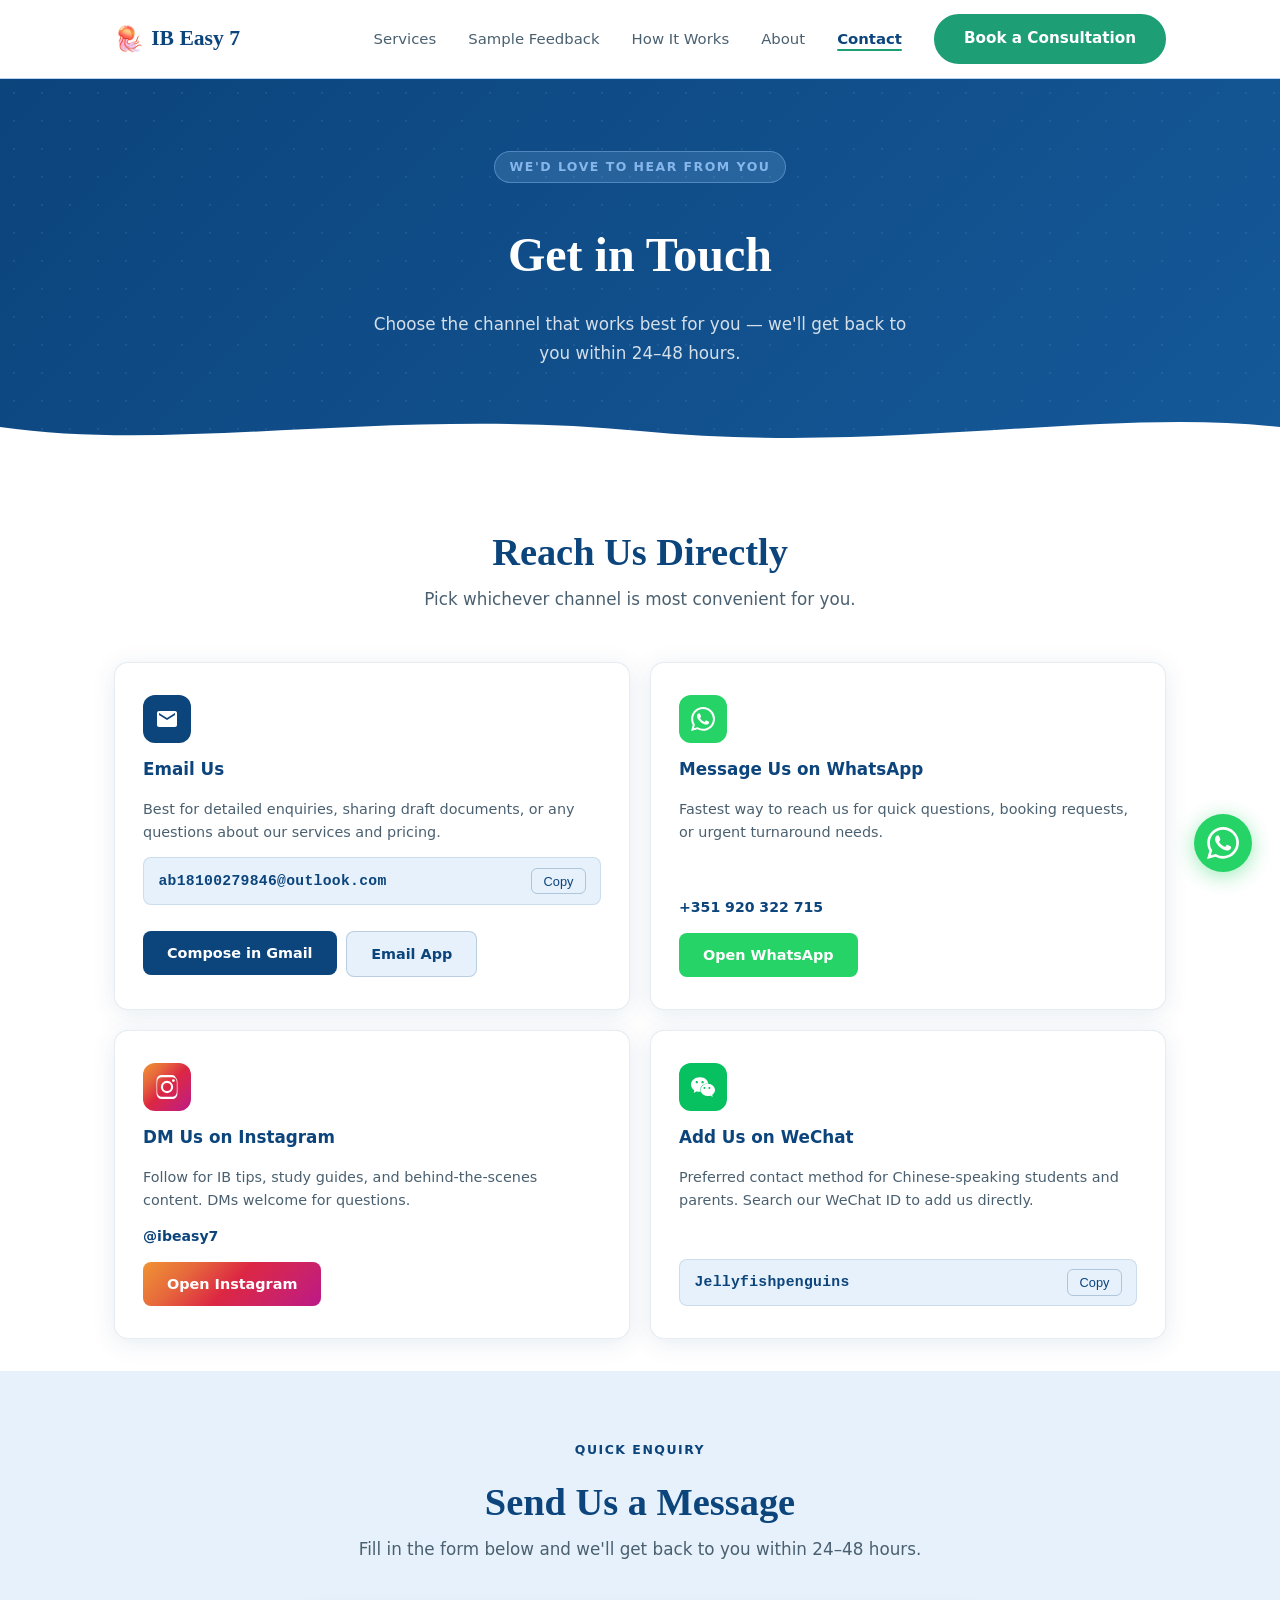
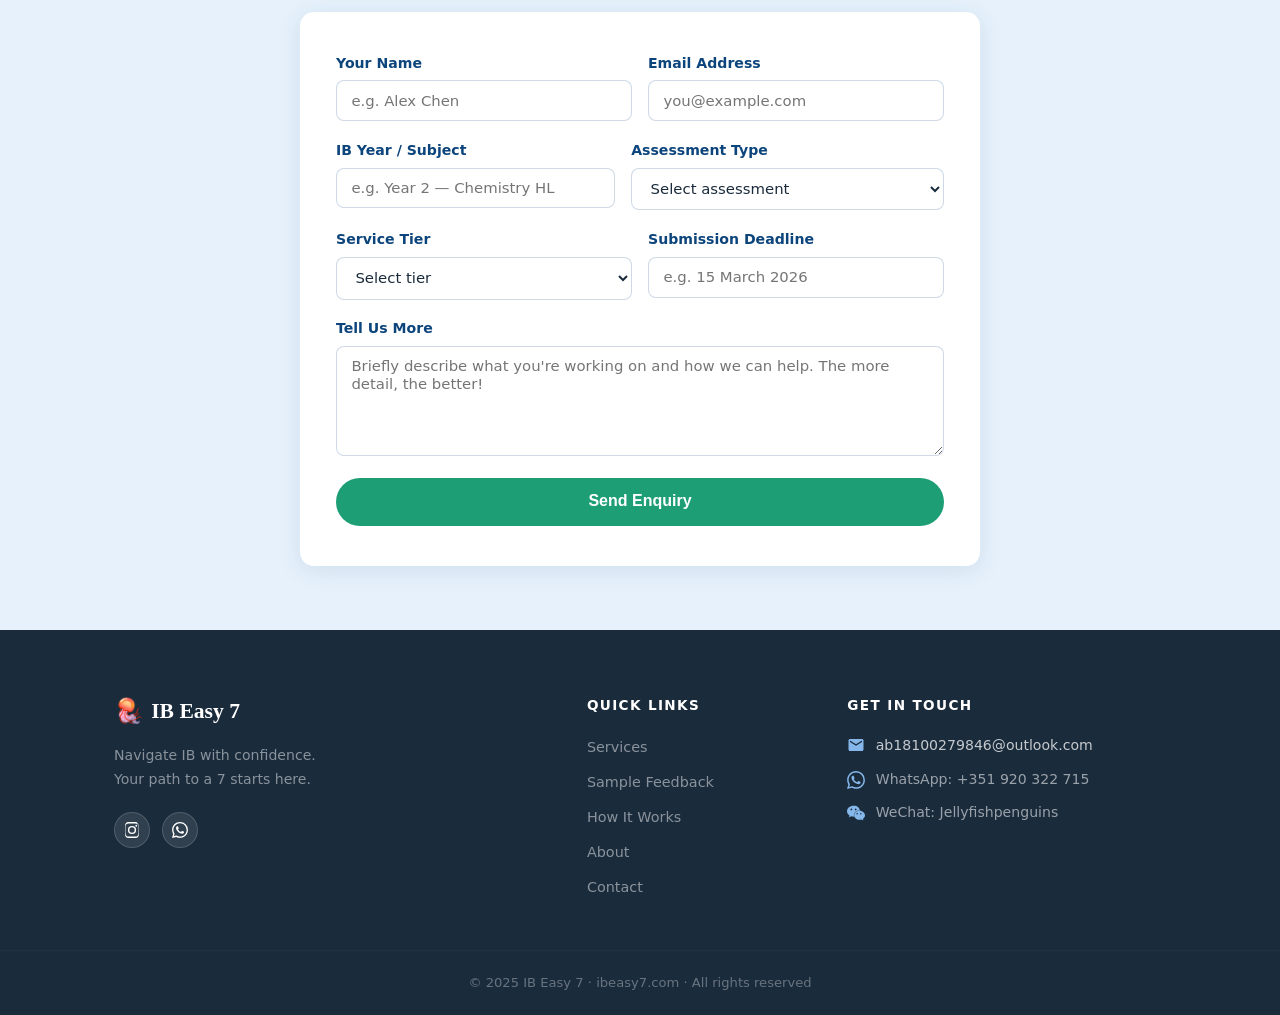
<file: contact.html>
<!DOCTYPE html>
<html lang="en">
<head>
  <meta charset="UTF-8" />
  <meta name="viewport" content="width=device-width, initial-scale=1.0" />
  <meta name="description" content="Contact IB Easy 7 — reach us via email, WhatsApp, Instagram, or WeChat. We respond within 24–48 hours." />
  <meta property="og:type" content="website" />
  <meta property="og:site_name" content="IB Easy 7" />
  <meta property="og:url" content="https://ibeasy7.com/contact.html" />
  <meta property="og:title" content="Contact Us — IB Easy 7" />
  <meta property="og:description" content="Reach us via email, WhatsApp, Instagram, or WeChat. We respond within 24–48 hours." />
  <meta name="twitter:card" content="summary" />
  <meta name="twitter:title" content="Contact Us — IB Easy 7" />
  <meta name="twitter:description" content="Reach us via email, WhatsApp, Instagram, or WeChat. We respond within 24–48 hours." />
  <title>Contact Us — Get in Touch | IB Easy 7</title>
  <link rel="stylesheet" href="css/style.css" />
</head>
<body>

  <!-- NAVBAR -->
  <nav class="navbar" aria-label="Main navigation">
    <div class="container nav-inner">
      <a href="index.html" class="logo" aria-label="IB Easy 7 home">
        <span class="logo-jelly" aria-hidden="true">🪼</span>
        IB Easy 7
      </a>
      <button class="nav-toggle" aria-label="Toggle navigation" aria-expanded="false">
        <span></span><span></span><span></span>
      </button>
      <ul class="nav-links" role="list">
        <li><a href="services.html">Services</a></li>
        <li><a href="samples.html">Sample Feedback</a></li>
        <li><a href="index.html#how-it-works">How It Works</a></li>
        <li><a href="about.html">About</a></li>
        <li><a href="contact.html" class="nav-active" aria-current="page">Contact</a></li>
        <li><a href="contact.html" class="btn btn-primary">Book a Consultation</a></li>
      </ul>
    </div>
  </nav>


  <!-- PAGE HERO -->
  <section class="page-hero">
    <div class="container">
      <span class="hero-eyebrow">We'd love to hear from you</span>
      <h1>Get in Touch</h1>
      <p class="page-hero-sub">Choose the channel that works best for you — we'll get back to you within 24–48 hours.</p>
    </div>
    <div class="wave-divider" aria-hidden="true">
      <div class="wave-track wave-track-1">
        <svg viewBox="0 0 2880 60" preserveAspectRatio="none" xmlns="http://www.w3.org/2000/svg">
          <path d="M0,30 C240,55 480,5 720,30 C960,55 1200,5 1440,30 C1680,55 1920,5 2160,30 C2400,55 2640,5 2880,30 L2880,60 L0,60 Z"
                fill="rgba(255,255,255,0.45)"/>
        </svg>
      </div>
      <div class="wave-track wave-track-2">
        <svg viewBox="0 0 2880 60" preserveAspectRatio="none" xmlns="http://www.w3.org/2000/svg">
          <path d="M0,22 C200,48 440,2 720,26 C1000,50 1240,2 1440,22 C1640,44 1880,2 2160,26 C2440,50 2680,2 2880,22 L2880,60 L0,60 Z"
                fill="#ffffff"/>
        </svg>
      </div>
    </div>
  </section>


  <main>

    <!-- CONTACT CHANNELS -->
    <section class="contact-channels" aria-labelledby="channels-heading">
      <div class="container">
        <div class="section-header" style="margin-bottom:2rem;">
          <h2 class="section-title" id="channels-heading">Reach Us Directly</h2>
          <p class="section-sub">Pick whichever channel is most convenient for you.</p>
        </div>

        <div class="channels-grid">

          <!-- Email -->
          <div class="channel-card">
            <div class="channel-icon email-icon" aria-hidden="true">
              <svg viewBox="0 0 24 24" xmlns="http://www.w3.org/2000/svg"><path d="M20 4H4c-1.1 0-2 .9-2 2v12c0 1.1.9 2 2 2h16c1.1 0 2-.9 2-2V6c0-1.1-.9-2-2-2zm0 4l-8 5-8-5V6l8 5 8-5v2z"/></svg>
            </div>
            <h3>Email Us</h3>
            <p class="channel-desc">Best for detailed enquiries, sharing draft documents, or any questions about our services and pricing.</p>
            <div class="wechat-id-box" style="margin-bottom:0.75rem;">
              <span class="wechat-id-text" id="email-addr">ab18100279846@outlook.com</span>
              <button class="copy-btn" id="copy-email" onclick="copyEmail()" aria-label="Copy email address">Copy</button>
            </div>
            <div style="display:flex;gap:0.6rem;flex-wrap:wrap;">
              <a href="https://mail.google.com/mail/?view=cm&to=ab18100279846@outlook.com" class="channel-btn btn-email" target="_blank" rel="noopener">Compose in Gmail</a>
              <a href="mailto:ab18100279846@outlook.com" class="channel-btn" style="background:var(--pearl-white);color:var(--deep-blue);border:1px solid rgba(12,68,124,0.2);">Email App</a>
            </div>
          </div>

          <!-- WhatsApp -->
          <div class="channel-card">
            <div class="channel-icon whatsapp-icon" aria-hidden="true">
              <svg viewBox="0 0 24 24" xmlns="http://www.w3.org/2000/svg"><path d="M17.472 14.382c-.297-.149-1.758-.867-2.03-.967-.273-.099-.471-.148-.67.15-.197.297-.767.966-.94 1.164-.173.199-.347.223-.644.075-.297-.15-1.255-.463-2.39-1.475-.883-.788-1.48-1.761-1.653-2.059-.173-.297-.018-.458.13-.606.134-.133.298-.347.446-.52.149-.174.198-.298.298-.497.099-.198.05-.371-.025-.52-.075-.149-.669-1.612-.916-2.207-.242-.579-.487-.5-.669-.51-.173-.008-.371-.01-.57-.01-.198 0-.52.074-.792.372-.272.297-1.04 1.016-1.04 2.479 0 1.462 1.065 2.875 1.213 3.074.149.198 2.096 3.2 5.077 4.487.709.306 1.262.489 1.694.625.712.227 1.36.195 1.871.118.571-.085 1.758-.719 2.006-1.413.248-.694.248-1.289.173-1.413-.074-.124-.272-.198-.57-.347m-5.421 7.403h-.004a9.87 9.87 0 0 1-5.031-1.378l-.361-.214-3.741.982.998-3.648-.235-.374a9.86 9.86 0 0 1-1.51-5.26c.001-5.45 4.436-9.884 9.888-9.884 2.64 0 5.122 1.03 6.988 2.898a9.825 9.825 0 0 1 2.893 6.994c-.003 5.45-4.437 9.884-9.885 9.884m8.413-18.297A11.815 11.815 0 0 0 12.05 0C5.495 0 .16 5.335.157 11.892c0 2.096.547 4.142 1.588 5.945L.057 24l6.305-1.654a11.882 11.882 0 0 0 5.683 1.448h.005c6.554 0 11.89-5.335 11.893-11.893a11.821 11.821 0 0 0-3.48-8.413z"/></svg>
            </div>
            <h3>Message Us on WhatsApp</h3>
            <p class="channel-desc">Fastest way to reach us for quick questions, booking requests, or urgent turnaround needs.</p>
            <p style="font-size:0.88rem;color:var(--deep-blue);font-weight:600;">+351 920 322 715</p>
            <a href="https://wa.me/351920322715" class="channel-btn btn-whatsapp" target="_blank" rel="noopener">Open WhatsApp</a>
          </div>

          <!-- Instagram -->
          <div class="channel-card">
            <div class="channel-icon instagram-icon" aria-hidden="true">
              <svg viewBox="0 0 24 24" xmlns="http://www.w3.org/2000/svg"><path d="M12 2.163c3.204 0 3.584.012 4.85.07 1.366.062 2.633.326 3.608 1.301.975.975 1.24 2.242 1.301 3.608.058 1.265.069 1.645.069 4.849s-.012 3.584-.07 4.85c-.062 1.366-.326 2.633-1.301 3.608-.975.975-2.242 1.24-3.608 1.301-1.265.058-1.645.069-4.849.069s-3.584-.012-4.85-.07c-1.366-.062-2.633-.326-3.608-1.301-.975-.975-1.24-2.242-1.301-3.608C2.175 15.584 2.163 15.204 2.163 12s.012-3.584.07-4.85c.062-1.366.326-2.633 1.301-3.608C4.509 2.567 5.776 2.302 7.142 2.24 8.408 2.182 8.788 2.163 12 2.163zm0-2.163c-3.259 0-3.667.014-4.947.072-1.52.069-2.877.385-3.98 1.487C1.97 2.661 1.654 4.018 1.585 5.538 1.527 6.818 1.513 7.226 1.513 12s.014 5.182.072 6.462c.069 1.52.385 2.877 1.487 3.98 1.103 1.102 2.46 1.418 3.98 1.487 1.28.058 1.688.072 4.948.072s3.667-.014 4.947-.072c1.52-.069 2.877-.385 3.98-1.487 1.102-1.103 1.418-2.46 1.487-3.98.058-1.28.072-1.688.072-4.948s-.014-5.182-.072-6.462c-.069-1.52-.385-2.877-1.487-3.98C19.824.457 18.467.141 16.947.072 15.667.014 15.259 0 12 0zm0 5.838a6.162 6.162 0 1 0 0 12.324 6.162 6.162 0 0 0 0-12.324zM12 16a4 4 0 1 1 0-8 4 4 0 0 1 0 8zm6.406-11.845a1.44 1.44 0 1 0 0 2.881 1.44 1.44 0 0 0 0-2.881z"/></svg>
            </div>
            <h3>DM Us on Instagram</h3>
            <p class="channel-desc">Follow for IB tips, study guides, and behind-the-scenes content. DMs welcome for questions.</p>
            <p style="font-size:0.88rem;color:var(--deep-blue);font-weight:600;">@ibeasy7</p>
            <a href="https://instagram.com/ibeasy7" class="channel-btn btn-instagram" target="_blank" rel="noopener">Open Instagram</a>
          </div>

          <!-- WeChat -->
          <div class="channel-card">
            <div class="channel-icon wechat-icon" aria-hidden="true">
              <svg viewBox="0 0 24 24" xmlns="http://www.w3.org/2000/svg"><path d="M8.691 2.188C3.891 2.188 0 5.476 0 9.53c0 2.212 1.17 4.203 3.002 5.55a.59.59 0 0 1 .213.665l-.39 1.48c-.019.07-.048.141-.048.213 0 .163.13.295.29.295a.326.326 0 0 0 .167-.054l1.903-1.114a.864.864 0 0 1 .717-.098 10.16 10.16 0 0 0 2.837.403c.276 0 .543-.027.811-.05-.857-2.578.157-4.972 1.932-6.446 1.703-1.415 3.882-1.98 5.853-1.838-.576-3.583-3.874-6.348-7.596-6.348zM5.785 5.991c.642 0 1.162.529 1.162 1.18a1.17 1.17 0 0 1-1.162 1.178A1.17 1.17 0 0 1 4.623 7.17c0-.651.52-1.18 1.162-1.18zm5.813 0c.642 0 1.162.529 1.162 1.18a1.17 1.17 0 0 1-1.162 1.178 1.17 1.17 0 0 1-1.162-1.178c0-.651.52-1.18 1.162-1.18zm5.34 2.867c-1.797-.052-3.746.512-5.28 1.786-1.72 1.428-2.687 3.72-1.78 6.22.942 2.453 3.666 4.229 6.884 4.229.826 0 1.622-.12 2.361-.336a.722.722 0 0 1 .598.082l1.584.926a.272.272 0 0 0 .14.047c.134 0 .24-.111.24-.247 0-.06-.023-.12-.038-.177l-.327-1.233a.49.49 0 0 1 .177-.554C22.888 18.345 24 16.865 24 15.2c0-3.261-2.956-6.274-7.062-6.342zm-3.502 3.18c.535 0 .969.44.969.982a.976.976 0 0 1-.969.983.976.976 0 0 1-.969-.983c0-.542.434-.982.969-.982zm4.943 0c.535 0 .969.44.969.982a.976.976 0 0 1-.969.983.976.976 0 0 1-.969-.983c0-.542.434-.982.969-.982z"/></svg>
            </div>
            <h3>Add Us on WeChat</h3>
            <p class="channel-desc">Preferred contact method for Chinese-speaking students and parents. Search our WeChat ID to add us directly.</p>
            <div class="wechat-id-box">
              <span class="wechat-id-text" id="wechat-id">Jellyfishpenguins</span>
              <button class="copy-btn" id="copy-wechat" onclick="copyWechatId()" aria-label="Copy WeChat ID">Copy</button>
            </div>
          </div>

        </div>
      </div>
    </section>


    <!-- INQUIRY FORM -->
    <section class="contact-form-section" aria-labelledby="form-heading">
      <div class="container">
        <div class="section-header" style="margin-bottom:2rem;">
          <span class="section-tag">Quick Enquiry</span>
          <h2 class="section-title" id="form-heading">Send Us a Message</h2>
          <p class="section-sub">Fill in the form below and we'll get back to you within 24–48 hours.</p>
        </div>

        <div id="form-success" class="form-success-banner" style="display:none;padding:1.1rem 1.5rem;background:#d4edda;border:1.5px solid #1D9E75;border-radius:10px;color:#155724;margin-bottom:1.5rem;font-weight:600;">
          ✓ Message sent! We'll get back to you within 24–48 hours.
        </div>

        <div class="contact-form-wrap">
          <form class="contact-form" aria-label="Contact enquiry form" action="https://formsubmit.co/ab18100279846@outlook.com" method="POST">

            <div class="form-row">
              <div class="form-group">
                <label for="cf-name">Your Name</label>
                <input type="text" id="cf-name" name="name" placeholder="e.g. Alex Chen" autocomplete="name" required />
              </div>
              <div class="form-group">
                <label for="cf-email">Email Address</label>
                <input type="email" id="cf-email" name="email" placeholder="you@example.com" autocomplete="email" required />
              </div>
            </div>

            <div class="form-row">
              <div class="form-group">
                <label for="cf-year">IB Year / Subject</label>
                <input type="text" id="cf-year" name="year" placeholder="e.g. Year 2 — Chemistry HL" />
              </div>
              <div class="form-group">
                <label for="cf-assessment">Assessment Type</label>
                <select id="cf-assessment" name="assessment">
                  <option value="" disabled selected>Select assessment</option>
                  <option>IA — Internal Assessment</option>
                  <option>EE — Extended Essay</option>
                  <option>TOK — Essay</option>
                  <option>TOK — Exhibition</option>
                  <option>TOK — Bundle (Essay + Exhibition)</option>
                  <option>IO — Individual Oral</option>
                  <option>Not sure yet</option>
                </select>
              </div>
            </div>

            <div class="form-row">
              <div class="form-group">
                <label for="cf-tier">Service Tier</label>
                <select id="cf-tier" name="tier">
                  <option value="" disabled selected>Select tier</option>
                  <option>Feedback Review</option>
                  <option>Full Edit</option>
                  <option>Full Service</option>
                  <option>Not sure — please advise</option>
                </select>
              </div>
              <div class="form-group">
                <label for="cf-deadline">Submission Deadline</label>
                <input type="text" id="cf-deadline" name="deadline" placeholder="e.g. 15 March 2026" />
              </div>
            </div>

            <div class="form-group full">
              <label for="cf-message">Tell Us More</label>
              <textarea id="cf-message" name="message" placeholder="Briefly describe what you're working on and how we can help. The more detail, the better!"></textarea>
            </div>

            <input type="hidden" name="_subject" value="New IB Easy 7 Enquiry" />
            <input type="hidden" name="_captcha" value="false" />
            <input type="hidden" name="_next" value="https://ibeasy7.com/contact.html?sent=1" />
            <input type="hidden" name="_template" value="table" />

            <button type="submit" class="btn btn-primary form-submit">Send Enquiry</button>

          </form>
        </div>
      </div>
    </section>

  </main>


  <!-- FOOTER -->
  <footer class="footer" aria-label="Footer">
    <div class="footer-main">
      <div class="container footer-inner">

        <div class="footer-brand">
          <a href="index.html" class="logo">
            <span class="logo-jelly" aria-hidden="true">🪼</span> IB Easy 7
          </a>
          <p>Navigate IB with confidence.<br>Your path to a 7 starts here.</p>
          <div class="social-links" aria-label="Social media links">
            <a href="https://instagram.com/ibeasy7" class="social-link" aria-label="Instagram" target="_blank" rel="noopener">
              <svg viewBox="0 0 24 24" xmlns="http://www.w3.org/2000/svg" aria-hidden="true"><path d="M12 2.163c3.204 0 3.584.012 4.85.07 1.366.062 2.633.326 3.608 1.301.975.975 1.24 2.242 1.301 3.608.058 1.265.069 1.645.069 4.849s-.012 3.584-.07 4.85c-.062 1.366-.326 2.633-1.301 3.608-.975.975-2.242 1.24-3.608 1.301-1.265.058-1.645.069-4.849.069s-3.584-.012-4.85-.07c-1.366-.062-2.633-.326-3.608-1.301-.975-.975-1.24-2.242-1.301-3.608C2.175 15.584 2.163 15.204 2.163 12s.012-3.584.07-4.85c.062-1.366.326-2.633 1.301-3.608C4.509 2.567 5.776 2.302 7.142 2.24 8.408 2.182 8.788 2.163 12 2.163zm0-2.163c-3.259 0-3.667.014-4.947.072-1.52.069-2.877.385-3.98 1.487C1.97 2.661 1.654 4.018 1.585 5.538 1.527 6.818 1.513 7.226 1.513 12s.014 5.182.072 6.462c.069 1.52.385 2.877 1.487 3.98 1.103 1.102 2.46 1.418 3.98 1.487 1.28.058 1.688.072 4.948.072s3.667-.014 4.947-.072c1.52-.069 2.877-.385 3.98-1.487 1.102-1.103 1.418-2.46 1.487-3.98.058-1.28.072-1.688.072-4.948s-.014-5.182-.072-6.462c-.069-1.52-.385-2.877-1.487-3.98C19.824.457 18.467.141 16.947.072 15.667.014 15.259 0 12 0zm0 5.838a6.162 6.162 0 1 0 0 12.324 6.162 6.162 0 0 0 0-12.324zM12 16a4 4 0 1 1 0-8 4 4 0 0 1 0 8zm6.406-11.845a1.44 1.44 0 1 0 0 2.881 1.44 1.44 0 0 0 0-2.881z"/></svg>
            </a>
            <a href="https://wa.me/351920322715" class="social-link" aria-label="WhatsApp" target="_blank" rel="noopener">
              <svg viewBox="0 0 24 24" xmlns="http://www.w3.org/2000/svg" aria-hidden="true"><path d="M17.472 14.382c-.297-.149-1.758-.867-2.03-.967-.273-.099-.471-.148-.67.15-.197.297-.767.966-.94 1.164-.173.199-.347.223-.644.075-.297-.15-1.255-.463-2.39-1.475-.883-.788-1.48-1.761-1.653-2.059-.173-.297-.018-.458.13-.606.134-.133.298-.347.446-.52.149-.174.198-.298.298-.497.099-.198.05-.371-.025-.52-.075-.149-.669-1.612-.916-2.207-.242-.579-.487-.5-.669-.51-.173-.008-.371-.01-.57-.01-.198 0-.52.074-.792.372-.272.297-1.04 1.016-1.04 2.479 0 1.462 1.065 2.875 1.213 3.074.149.198 2.096 3.2 5.077 4.487.709.306 1.262.489 1.694.625.712.227 1.36.195 1.871.118.571-.085 1.758-.719 2.006-1.413.248-.694.248-1.289.173-1.413-.074-.124-.272-.198-.57-.347m-5.421 7.403h-.004a9.87 9.87 0 0 1-5.031-1.378l-.361-.214-3.741.982.998-3.648-.235-.374a9.86 9.86 0 0 1-1.51-5.26c.001-5.45 4.436-9.884 9.888-9.884 2.64 0 5.122 1.03 6.988 2.898a9.825 9.825 0 0 1 2.893 6.994c-.003 5.45-4.437 9.884-9.885 9.884m8.413-18.297A11.815 11.815 0 0 0 12.05 0C5.495 0 .16 5.335.157 11.892c0 2.096.547 4.142 1.588 5.945L.057 24l6.305-1.654a11.882 11.882 0 0 0 5.683 1.448h.005c6.554 0 11.89-5.335 11.893-11.893a11.821 11.821 0 0 0-3.48-8.413z"/></svg>
            </a>
          </div>
        </div>

        <div class="footer-col">
          <h4>Quick Links</h4>
          <ul class="footer-links-col">
            <li><a href="services.html">Services</a></li>
            <li><a href="samples.html">Sample Feedback</a></li>
            <li><a href="index.html#how-it-works">How It Works</a></li>
            <li><a href="about.html">About</a></li>
            <li><a href="contact.html">Contact</a></li>
          </ul>
        </div>

        <div class="footer-col">
          <h4>Get in Touch</h4>
          <ul class="contact-list">
            <li>
              <svg viewBox="0 0 24 24" xmlns="http://www.w3.org/2000/svg" aria-hidden="true"><path d="M20 4H4c-1.1 0-2 .9-2 2v12c0 1.1.9 2 2 2h16c1.1 0 2-.9 2-2V6c0-1.1-.9-2-2-2zm0 4l-8 5-8-5V6l8 5 8-5v2z"/></svg>
              <a href="mailto:ab18100279846@outlook.com" style="color:inherit">ab18100279846@outlook.com</a>
            </li>
            <li>
              <svg viewBox="0 0 24 24" xmlns="http://www.w3.org/2000/svg" aria-hidden="true"><path d="M17.472 14.382c-.297-.149-1.758-.867-2.03-.967-.273-.099-.471-.148-.67.15-.197.297-.767.966-.94 1.164-.173.199-.347.223-.644.075-.297-.15-1.255-.463-2.39-1.475-.883-.788-1.48-1.761-1.653-2.059-.173-.297-.018-.458.13-.606.134-.133.298-.347.446-.52.149-.174.198-.298.298-.497.099-.198.05-.371-.025-.52-.075-.149-.669-1.612-.916-2.207-.242-.579-.487-.5-.669-.51-.173-.008-.371-.01-.57-.01-.198 0-.52.074-.792.372-.272.297-1.04 1.016-1.04 2.479 0 1.462 1.065 2.875 1.213 3.074.149.198 2.096 3.2 5.077 4.487.709.306 1.262.489 1.694.625.712.227 1.36.195 1.871.118.571-.085 1.758-.719 2.006-1.413.248-.694.248-1.289.173-1.413-.074-.124-.272-.198-.57-.347m-5.421 7.403h-.004a9.87 9.87 0 0 1-5.031-1.378l-.361-.214-3.741.982.998-3.648-.235-.374a9.86 9.86 0 0 1-1.51-5.26c.001-5.45 4.436-9.884 9.888-9.884 2.64 0 5.122 1.03 6.988 2.898a9.825 9.825 0 0 1 2.893 6.994c-.003 5.45-4.437 9.884-9.885 9.884m8.413-18.297A11.815 11.815 0 0 0 12.05 0C5.495 0 .16 5.335.157 11.892c0 2.096.547 4.142 1.588 5.945L.057 24l6.305-1.654a11.882 11.882 0 0 0 5.683 1.448h.005c6.554 0 11.89-5.335 11.893-11.893a11.821 11.821 0 0 0-3.48-8.413z"/></svg>
              <span>WhatsApp: +351 920 322 715</span>
            </li>
            <li>
              <svg viewBox="0 0 24 24" xmlns="http://www.w3.org/2000/svg" aria-hidden="true"><path d="M8.691 2.188C3.891 2.188 0 5.476 0 9.53c0 2.212 1.17 4.203 3.002 5.55a.59.59 0 0 1 .213.665l-.39 1.48c-.019.07-.048.141-.048.213 0 .163.13.295.29.295a.326.326 0 0 0 .167-.054l1.903-1.114a.864.864 0 0 1 .717-.098 10.16 10.16 0 0 0 2.837.403c.276 0 .543-.027.811-.05-.857-2.578.157-4.972 1.932-6.446 1.703-1.415 3.882-1.98 5.853-1.838-.576-3.583-3.874-6.348-7.596-6.348zM5.785 5.991c.642 0 1.162.529 1.162 1.18a1.17 1.17 0 0 1-1.162 1.178A1.17 1.17 0 0 1 4.623 7.17c0-.651.52-1.18 1.162-1.18zm5.813 0c.642 0 1.162.529 1.162 1.18a1.17 1.17 0 0 1-1.162 1.178 1.17 1.17 0 0 1-1.162-1.178c0-.651.52-1.18 1.162-1.18zm5.34 2.867c-1.797-.052-3.746.512-5.28 1.786-1.72 1.428-2.687 3.72-1.78 6.22.942 2.453 3.666 4.229 6.884 4.229.826 0 1.622-.12 2.361-.336a.722.722 0 0 1 .598.082l1.584.926a.272.272 0 0 0 .14.047c.134 0 .24-.111.24-.247 0-.06-.023-.12-.038-.177l-.327-1.233a.49.49 0 0 1 .177-.554C22.888 18.345 24 16.865 24 15.2c0-3.261-2.956-6.274-7.062-6.342zm-3.502 3.18c.535 0 .969.44.969.982a.976.976 0 0 1-.969.983.976.976 0 0 1-.969-.983c0-.542.434-.982.969-.982zm4.943 0c.535 0 .969.44.969.982a.976.976 0 0 1-.969.983.976.976 0 0 1-.969-.983c0-.542.434-.982.969-.982z"/></svg>
              <span>WeChat: Jellyfishpenguins</span>
            </li>
          </ul>
        </div>

      </div>
    </div>
    <div class="footer-bottom">
      <div class="container">
        <p>&copy; 2025 IB Easy 7 &middot; ibeasy7.com &middot; All rights reserved</p>
      </div>
    </div>
  </footer>

  <script>
    const toggle   = document.querySelector('.nav-toggle');
    const navLinks = document.querySelector('.nav-links');
    toggle.addEventListener('click', () => {
      const open = navLinks.classList.toggle('open');
      toggle.classList.toggle('open', open);
      toggle.setAttribute('aria-expanded', open);
    });
    navLinks.querySelectorAll('a').forEach(a => {
      a.addEventListener('click', () => {
        navLinks.classList.remove('open');
        toggle.classList.remove('open');
        toggle.setAttribute('aria-expanded', 'false');
      });
    });

    function copyToClipboard(text, btn) {
      function finish(ok) {
        btn.textContent = ok ? 'Copied!' : 'Failed';
        if (ok) btn.classList.add('copied');
        setTimeout(() => {
          btn.textContent = 'Copy';
          btn.classList.remove('copied');
        }, 2000);
      }
      if (navigator.clipboard && window.isSecureContext) {
        navigator.clipboard.writeText(text).then(() => finish(true)).catch(() => fallback());
      } else {
        fallback();
      }
      function fallback() {
        const ta = document.createElement('textarea');
        ta.value = text;
        ta.style.cssText = 'position:fixed;top:-999px;left:-999px;opacity:0';
        document.body.appendChild(ta);
        ta.focus();
        ta.select();
        const ok = document.execCommand('copy');
        document.body.removeChild(ta);
        finish(ok);
      }
    }

    function copyEmail() {
      copyToClipboard(
        document.getElementById('email-addr').textContent.trim(),
        document.getElementById('copy-email')
      );
    }

    function copyWechatId() {
      copyToClipboard(
        document.getElementById('wechat-id').textContent.trim(),
        document.getElementById('copy-wechat')
      );
    }

    if (new URLSearchParams(window.location.search).get('sent') === '1') {
      const el = document.getElementById('form-success');
      if (el) {
        el.style.display = 'block';
        el.scrollIntoView({ behavior: 'smooth', block: 'center' });
      }
    }
  </script>

  <a href="https://wa.me/351920322715" class="whatsapp-float" aria-label="Chat on WhatsApp" target="_blank" rel="noopener">
    <svg viewBox="0 0 24 24" xmlns="http://www.w3.org/2000/svg" aria-hidden="true"><path d="M17.472 14.382c-.297-.149-1.758-.867-2.03-.967-.273-.099-.471-.148-.67.15-.197.297-.767.966-.94 1.164-.173.199-.347.223-.644.075-.297-.15-1.255-.463-2.39-1.475-.883-.788-1.48-1.761-1.653-2.059-.173-.297-.018-.458.13-.606.134-.133.298-.347.446-.52.149-.174.198-.298.298-.497.099-.198.05-.371-.025-.52-.075-.149-.669-1.612-.916-2.207-.242-.579-.487-.5-.669-.51-.173-.008-.371-.01-.57-.01-.198 0-.52.074-.792.372-.272.297-1.04 1.016-1.04 2.479 0 1.462 1.065 2.875 1.213 3.074.149.198 2.096 3.2 5.077 4.487.709.306 1.262.489 1.694.625.712.227 1.36.195 1.871.118.571-.085 1.758-.719 2.006-1.413.248-.694.248-1.289.173-1.413-.074-.124-.272-.198-.57-.347m-5.421 7.403h-.004a9.87 9.87 0 0 1-5.031-1.378l-.361-.214-3.741.982.998-3.648-.235-.374a9.86 9.86 0 0 1-1.51-5.26c.001-5.45 4.436-9.884 9.888-9.884 2.64 0 5.122 1.03 6.988 2.898a9.825 9.825 0 0 1 2.893 6.994c-.003 5.45-4.437 9.884-9.885 9.884m8.413-18.297A11.815 11.815 0 0 0 12.05 0C5.495 0 .16 5.335.157 11.892c0 2.096.547 4.142 1.588 5.945L.057 24l6.305-1.654a11.882 11.882 0 0 0 5.683 1.448h.005c6.554 0 11.89-5.335 11.893-11.893a11.821 11.821 0 0 0-3.48-8.413z"/></svg>
    <span class="wa-tooltip">Chat on WhatsApp</span>
  </a>

</body>
</html>
</file>
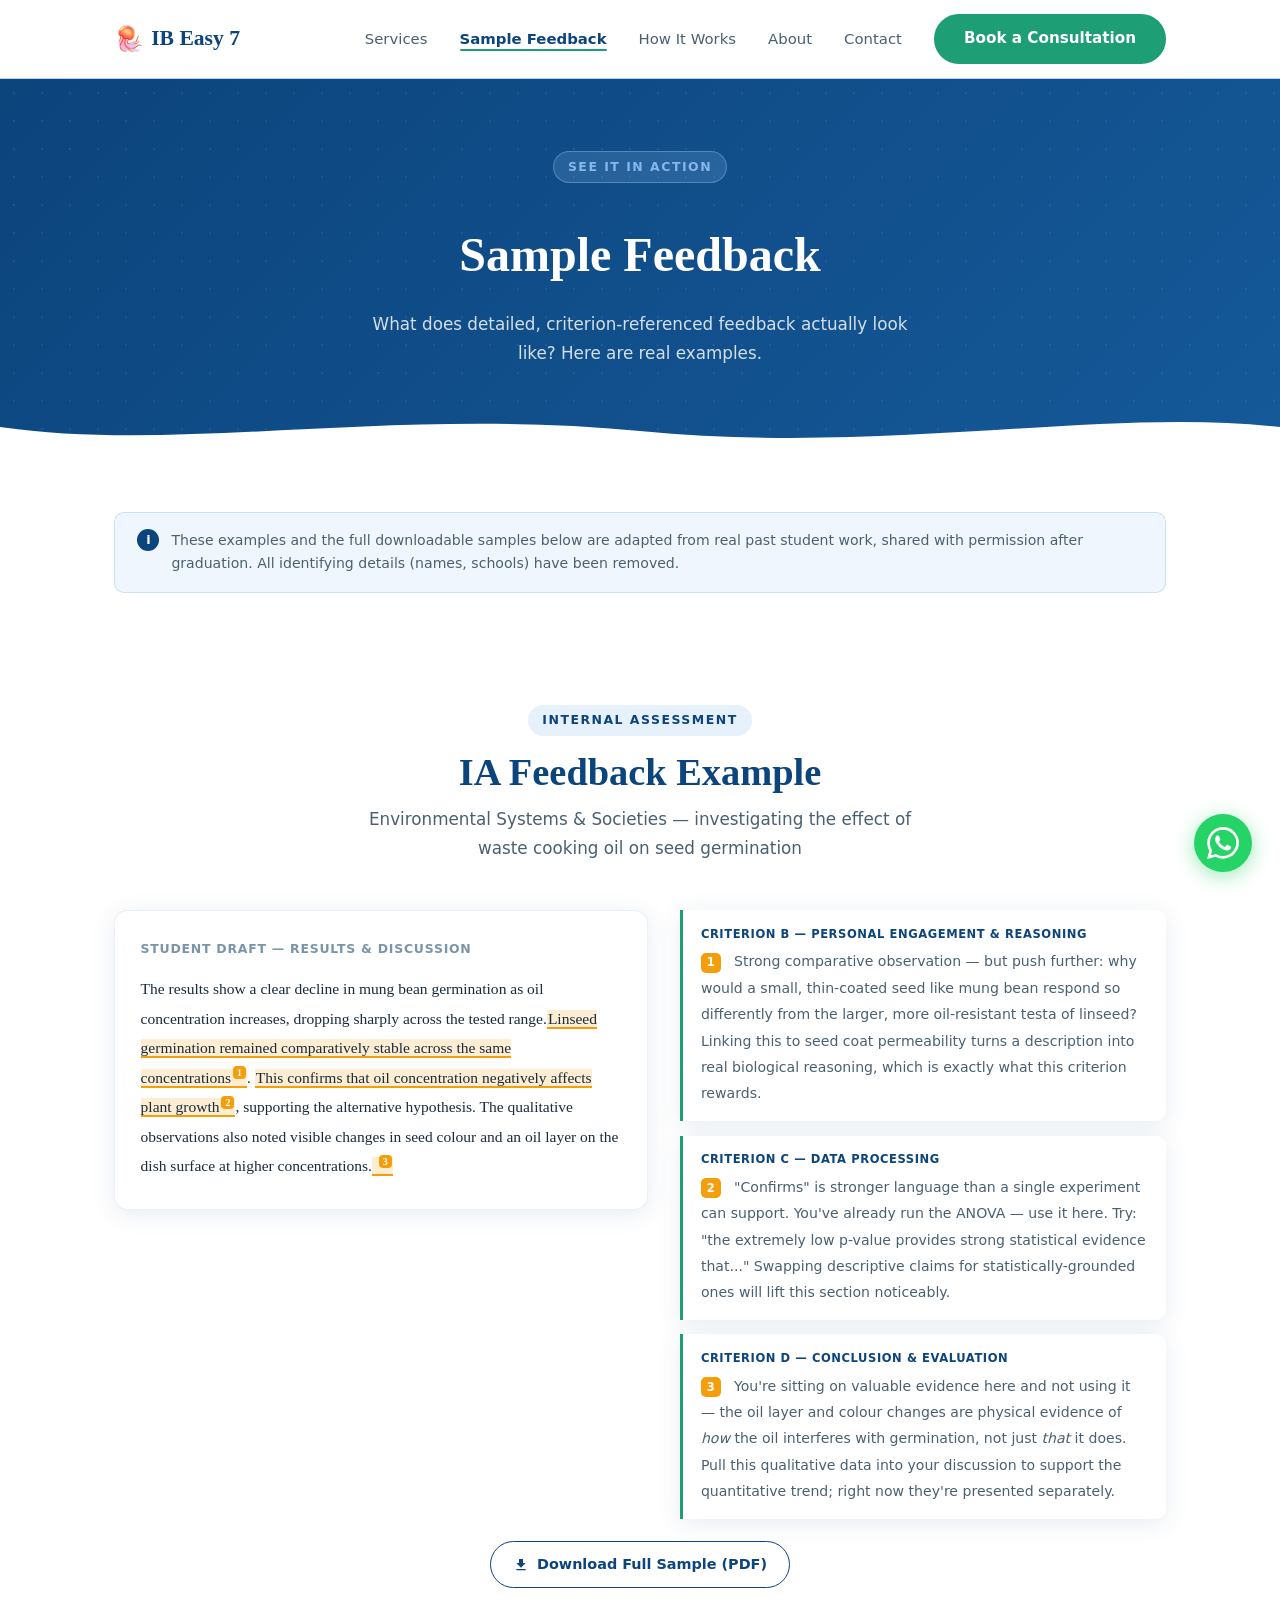
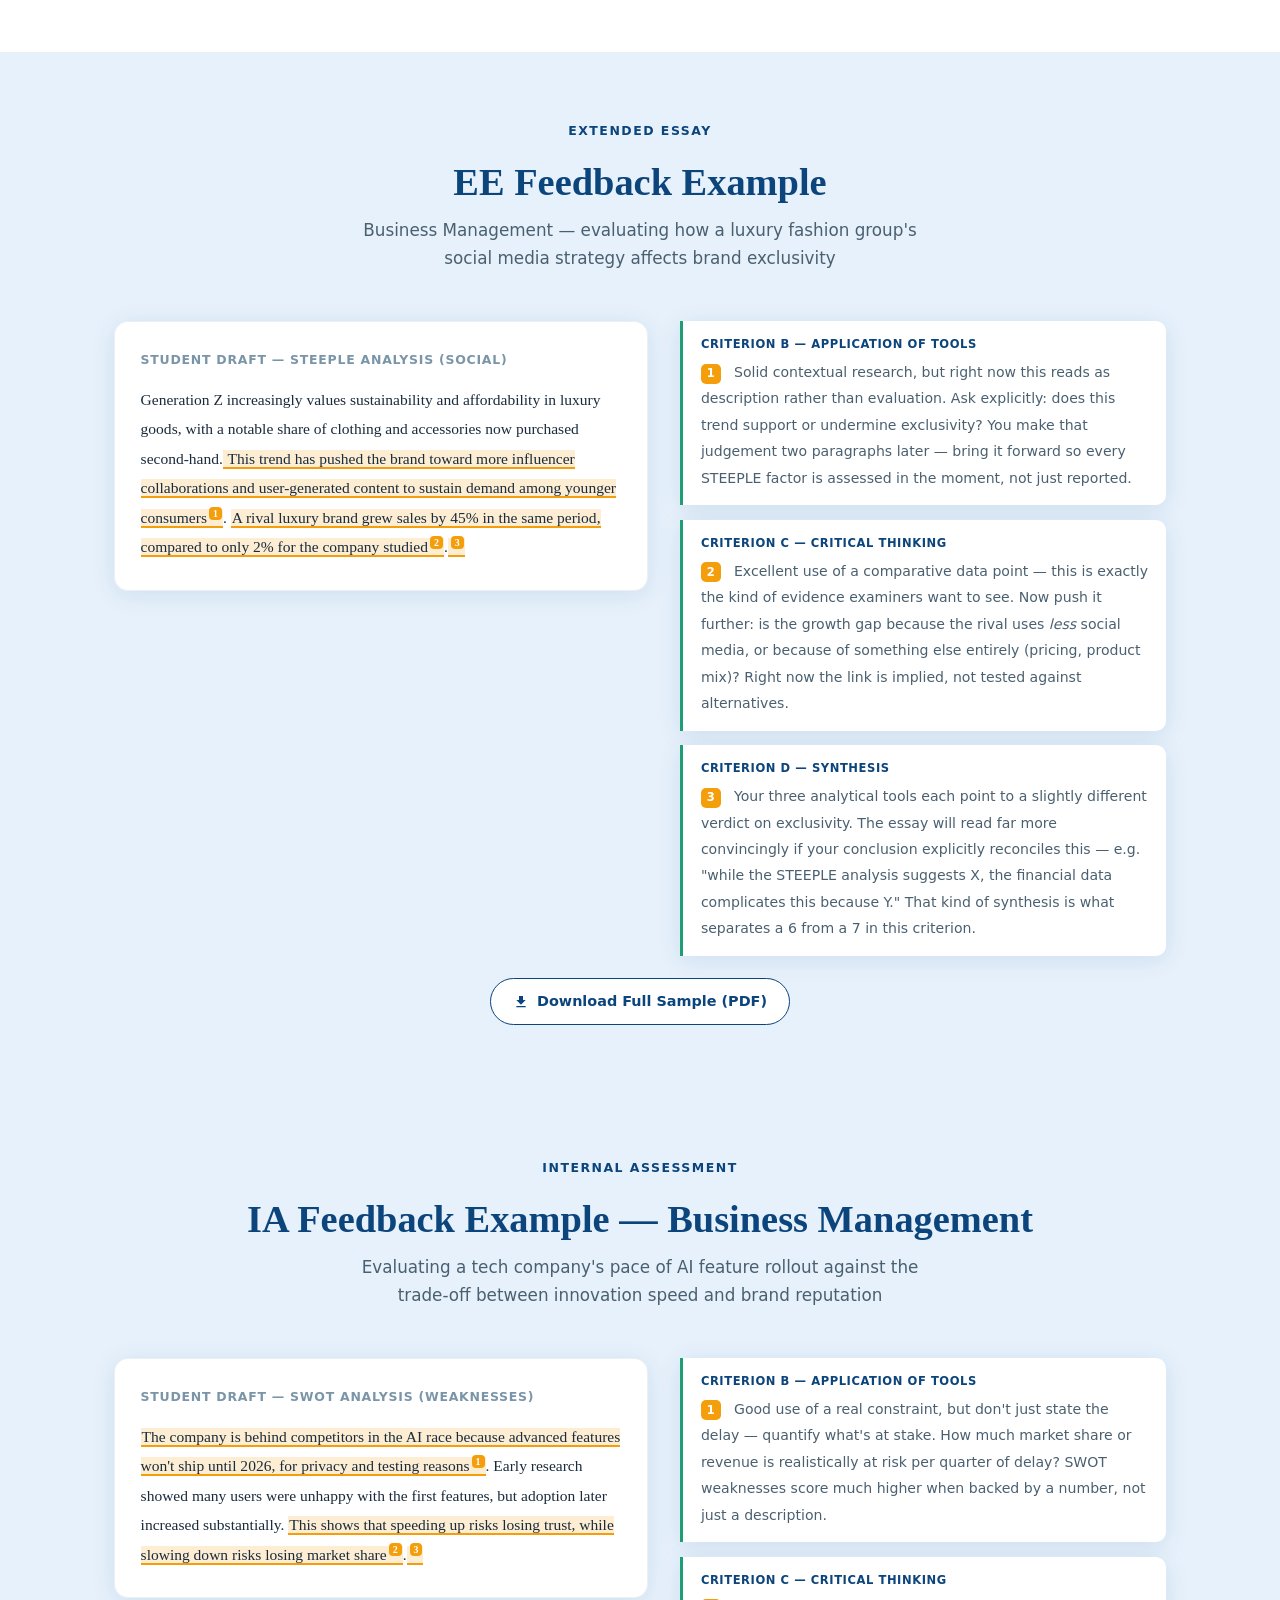
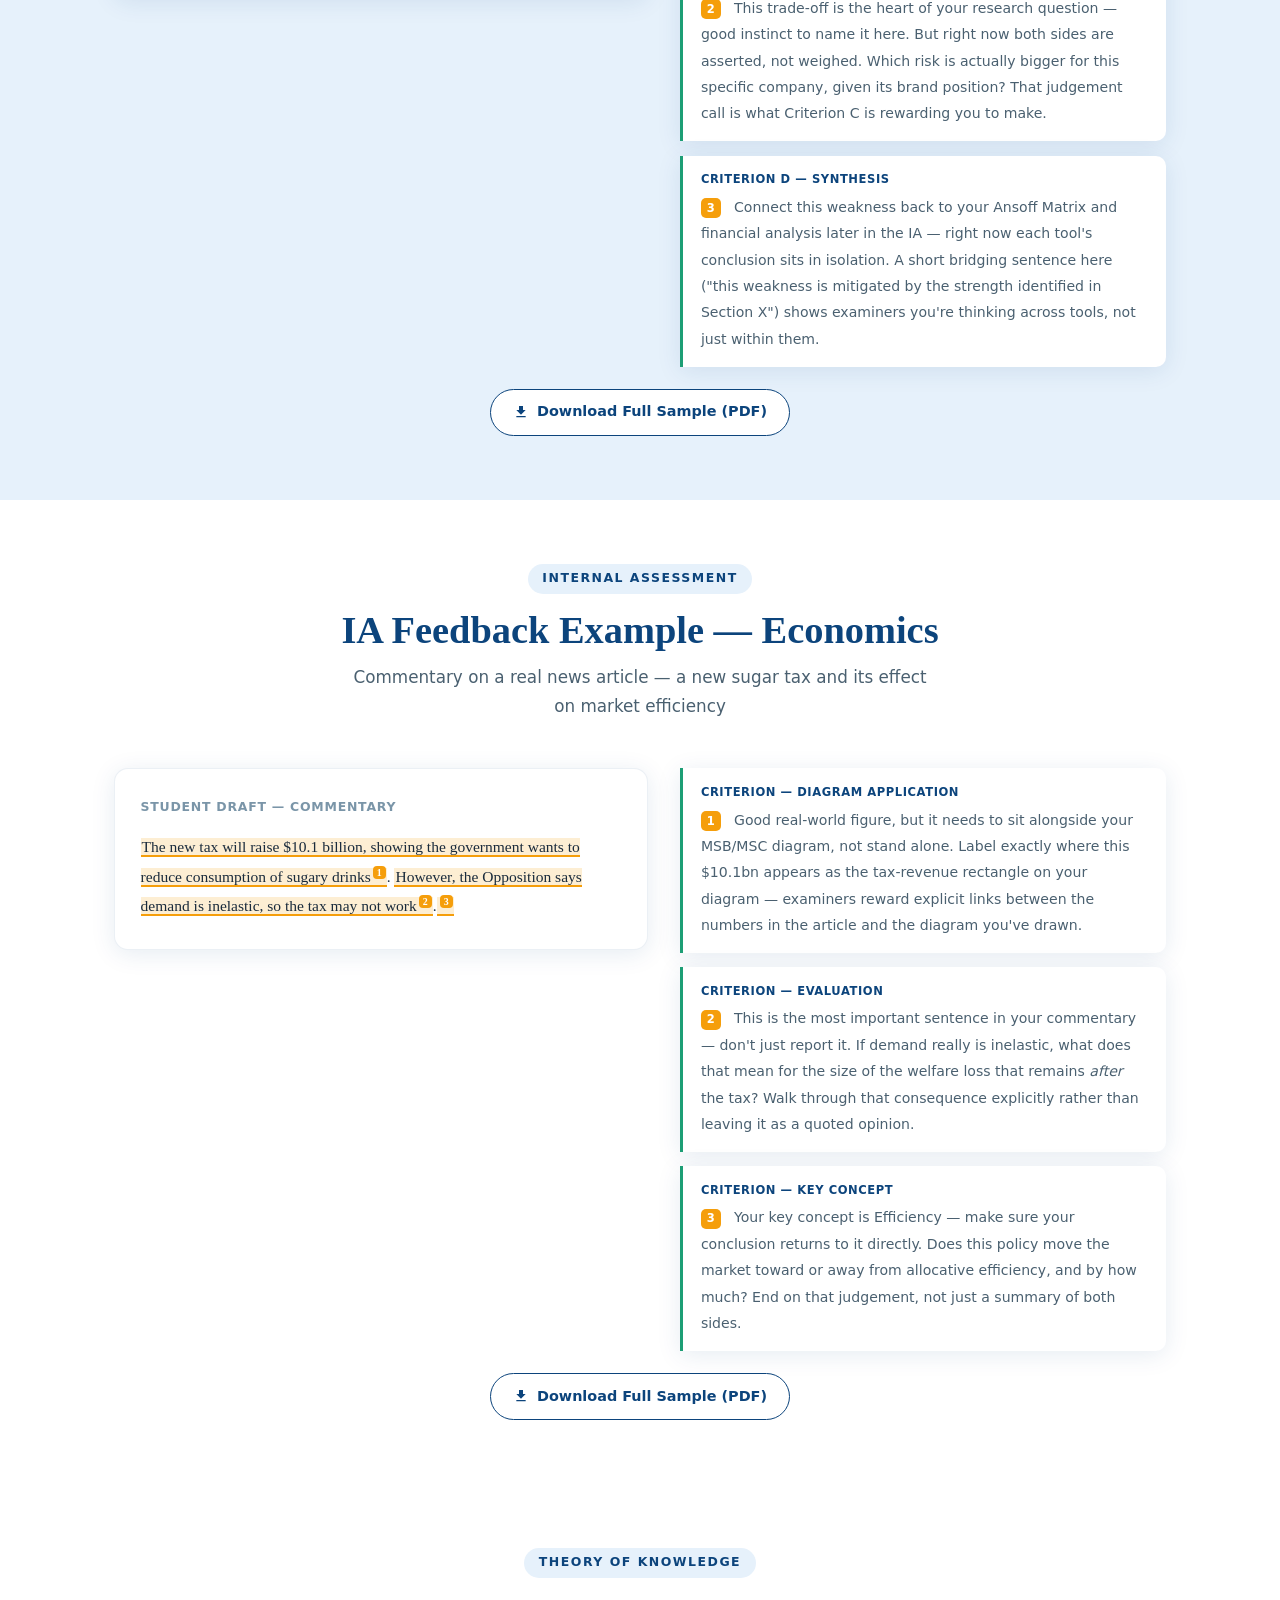
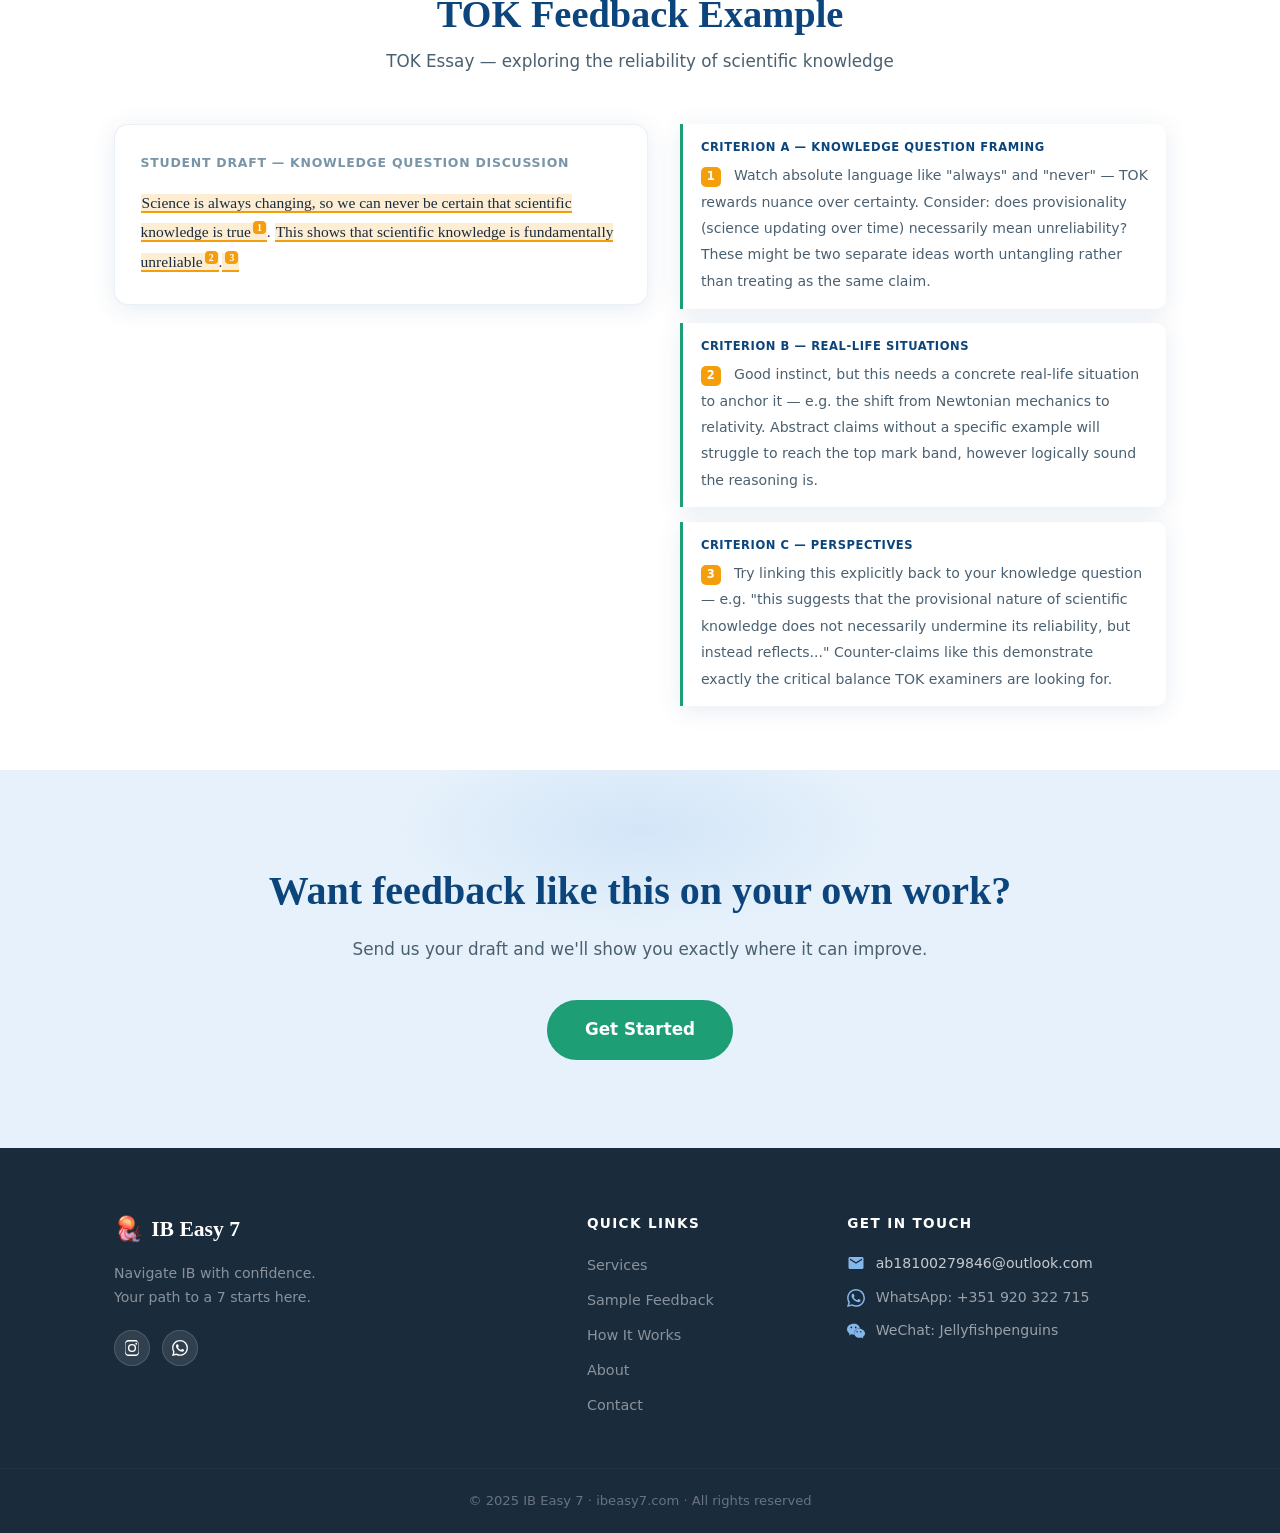
<file: samples.html>
<!DOCTYPE html>
<html lang="en">
<head>
  <meta charset="UTF-8" />
  <meta name="viewport" content="width=device-width, initial-scale=1.0" />
  <meta name="description" content="See real examples of IB Easy 7's feedback style for IA, EE, and TOK — detailed, criterion-referenced comments that show exactly how we help students improve." />
  <meta property="og:type" content="website" />
  <meta property="og:site_name" content="IB Easy 7" />
  <meta property="og:url" content="https://ibeasy7.com/samples.html" />
  <meta property="og:title" content="Sample Feedback — IB Easy 7" />
  <meta property="og:description" content="Real examples of IB Easy 7's feedback style for IA, EE, and TOK — see exactly how we help students improve their scores." />
  <meta name="twitter:card" content="summary" />
  <meta name="twitter:title" content="Sample Feedback — IB Easy 7" />
  <meta name="twitter:description" content="Real examples of IB Easy 7's feedback style for IA, EE, and TOK — see exactly how we help students improve their scores." />
  <title>Sample Feedback — IB Easy 7</title>
  <link rel="stylesheet" href="css/style.css" />
  <script async src="https://www.googletagmanager.com/gtag/js?id=G-6FNQQYEGJR"></script>
  <script>
    window.dataLayer = window.dataLayer || [];
    function gtag(){dataLayer.push(arguments);}
    gtag('js', new Date());
    gtag('config', 'G-6FNQQYEGJR');
  </script>
</head>
<body>

  <!-- NAVBAR -->
  <nav class="navbar" aria-label="Main navigation">
    <div class="container nav-inner">
      <a href="index.html" class="logo" aria-label="IB Easy 7 home">
        <span class="logo-jelly" aria-hidden="true">🪼</span>
        IB Easy 7
      </a>
      <button class="nav-toggle" aria-label="Toggle navigation" aria-expanded="false">
        <span></span><span></span><span></span>
      </button>
      <ul class="nav-links" role="list">
        <li><a href="services.html">Services</a></li>
        <li><a href="samples.html" class="nav-active" aria-current="page">Sample Feedback</a></li>
        <li><a href="index.html#how-it-works">How It Works</a></li>
        <li><a href="about.html">About</a></li>
        <li><a href="contact.html">Contact</a></li>
        <li><a href="contact.html" class="btn btn-primary">Book a Consultation</a></li>
      </ul>
    </div>
  </nav>


  <!-- PAGE HERO -->
  <section class="page-hero">
    <div class="container">
      <span class="hero-eyebrow">See It In Action</span>
      <h1>Sample Feedback</h1>
      <p class="page-hero-sub">What does detailed, criterion-referenced feedback actually look like? Here are real examples.</p>
    </div>
    <div class="wave-divider" aria-hidden="true">
      <div class="wave-track wave-track-1">
        <svg viewBox="0 0 2880 60" preserveAspectRatio="none" xmlns="http://www.w3.org/2000/svg">
          <path d="M0,30 C240,55 480,5 720,30 C960,55 1200,5 1440,30 C1680,55 1920,5 2160,30 C2400,55 2640,5 2880,30 L2880,60 L0,60 Z"
                fill="rgba(255,255,255,0.45)"/>
        </svg>
      </div>
      <div class="wave-track wave-track-2">
        <svg viewBox="0 0 2880 60" preserveAspectRatio="none" xmlns="http://www.w3.org/2000/svg">
          <path d="M0,22 C200,48 440,2 720,26 C1000,50 1240,2 1440,22 C1640,44 1880,2 2160,26 C2440,50 2680,2 2880,22 L2880,60 L0,60 Z"
                fill="#ffffff"/>
        </svg>
      </div>
    </div>
  </section>


  <main>

    <section style="padding-top:3rem;">
      <div class="container">
        <div class="sample-disclaimer">
          <span class="sd-icon" aria-hidden="true">i</span>
          <span>These examples and the full downloadable samples below are adapted from real past student work, shared with permission after graduation. All identifying details (names, schools) have been removed.</span>
        </div>
      </div>
    </section>


    <!-- IA SAMPLE -->
    <section class="sample-block" aria-labelledby="ia-sample-heading">
      <div class="container">
        <div class="section-header">
          <span class="section-tag">Internal Assessment</span>
          <h2 class="section-title" id="ia-sample-heading">IA Feedback Example</h2>
          <p class="section-sub">Environmental Systems &amp; Societies — investigating the effect of waste cooking oil on seed germination</p>
        </div>

        <div class="sample-grid">
          <div class="sample-doc-card">
            <p class="sample-doc-label">Student Draft — Results &amp; Discussion</p>
            <p class="sample-doc-text">
              The results show a clear decline in mung bean germination as oil concentration increases, dropping sharply across the tested range.<span class="sample-mark">Linseed germination remained comparatively stable across the same concentrations<sup>1</sup></span>. <span class="sample-mark">This confirms that oil concentration negatively affects plant growth<sup>2</sup></span>, supporting the alternative hypothesis. The qualitative observations also noted visible changes in seed colour and an oil layer on the dish surface at higher concentrations.<span class="sample-mark"> <sup>3</sup></span>
            </p>
          </div>

          <div class="sample-comments">
            <div class="sample-comment">
              <span class="sample-comment-crit">Criterion B — Personal Engagement &amp; Reasoning</span>
              <span class="sample-comment-num">1</span>
              <p>Strong comparative observation — but push further: why would a small, thin-coated seed like mung bean respond so differently from the larger, more oil-resistant testa of linseed? Linking this to seed coat permeability turns a description into real biological reasoning, which is exactly what this criterion rewards.</p>
            </div>
            <div class="sample-comment">
              <span class="sample-comment-crit">Criterion C — Data Processing</span>
              <span class="sample-comment-num">2</span>
              <p>"Confirms" is stronger language than a single experiment can support. You've already run the ANOVA — use it here. Try: "the extremely low p-value provides strong statistical evidence that..." Swapping descriptive claims for statistically-grounded ones will lift this section noticeably.</p>
            </div>
            <div class="sample-comment">
              <span class="sample-comment-crit">Criterion D — Conclusion &amp; Evaluation</span>
              <span class="sample-comment-num">3</span>
              <p>You're sitting on valuable evidence here and not using it — the oil layer and colour changes are physical evidence of <em>how</em> the oil interferes with germination, not just <em>that</em> it does. Pull this qualitative data into your discussion to support the quantitative trend; right now they're presented separately.</p>
            </div>
          </div>
        </div>

        <div class="sample-download">
          <a href="sample-pdfs/Environmental_Systems_IA_Sample.pdf" target="_blank" rel="noopener">
            <svg viewBox="0 0 24 24" xmlns="http://www.w3.org/2000/svg"><path d="M19 9h-4V3H9v6H5l7 7 7-7zM5 18v2h14v-2H5z"/></svg>
            Download Full Sample (PDF)
          </a>
        </div>
      </div>
    </section>


    <!-- EE SAMPLE -->
    <section class="sample-block alt-bg" aria-labelledby="ee-sample-heading">
      <div class="container">
        <div class="section-header">
          <span class="section-tag">Extended Essay</span>
          <h2 class="section-title" id="ee-sample-heading">EE Feedback Example</h2>
          <p class="section-sub">Business Management — evaluating how a luxury fashion group's social media strategy affects brand exclusivity</p>
        </div>

        <div class="sample-grid">
          <div class="sample-doc-card">
            <p class="sample-doc-label">Student Draft — STEEPLE Analysis (Social)</p>
            <p class="sample-doc-text">
              Generation Z increasingly values sustainability and affordability in luxury goods, with a notable share of clothing and accessories now purchased second-hand.<span class="sample-mark"> This trend has pushed the brand toward more influencer collaborations and user-generated content to sustain demand among younger consumers<sup>1</sup></span>. <span class="sample-mark">A rival luxury brand grew sales by 45% in the same period, compared to only 2% for the company studied<sup>2</sup></span>.<span class="sample-mark"><sup>3</sup></span>
            </p>
          </div>

          <div class="sample-comments">
            <div class="sample-comment">
              <span class="sample-comment-crit">Criterion B — Application of Tools</span>
              <span class="sample-comment-num">1</span>
              <p>Solid contextual research, but right now this reads as description rather than evaluation. Ask explicitly: does this trend support or undermine exclusivity? You make that judgement two paragraphs later — bring it forward so every STEEPLE factor is assessed in the moment, not just reported.</p>
            </div>
            <div class="sample-comment">
              <span class="sample-comment-crit">Criterion C — Critical Thinking</span>
              <span class="sample-comment-num">2</span>
              <p>Excellent use of a comparative data point — this is exactly the kind of evidence examiners want to see. Now push it further: is the growth gap because the rival uses <em>less</em> social media, or because of something else entirely (pricing, product mix)? Right now the link is implied, not tested against alternatives.</p>
            </div>
            <div class="sample-comment">
              <span class="sample-comment-crit">Criterion D — Synthesis</span>
              <span class="sample-comment-num">3</span>
              <p>Your three analytical tools each point to a slightly different verdict on exclusivity. The essay will read far more convincingly if your conclusion explicitly reconciles this — e.g. "while the STEEPLE analysis suggests X, the financial data complicates this because Y." That kind of synthesis is what separates a 6 from a 7 in this criterion.</p>
            </div>
          </div>
        </div>

        <div class="sample-download">
          <a href="sample-pdfs/Business_Management_EE_Sample.pdf" target="_blank" rel="noopener">
            <svg viewBox="0 0 24 24" xmlns="http://www.w3.org/2000/svg"><path d="M19 9h-4V3H9v6H5l7 7 7-7zM5 18v2h14v-2H5z"/></svg>
            Download Full Sample (PDF)
          </a>
        </div>
      </div>
    </section>


    <!-- BM IA SAMPLE -->
    <section class="sample-block alt-bg" aria-labelledby="bmia-sample-heading">
      <div class="container">
        <div class="section-header">
          <span class="section-tag">Internal Assessment</span>
          <h2 class="section-title" id="bmia-sample-heading">IA Feedback Example — Business Management</h2>
          <p class="section-sub">Evaluating a tech company's pace of AI feature rollout against the trade-off between innovation speed and brand reputation</p>
        </div>

        <div class="sample-grid">
          <div class="sample-doc-card">
            <p class="sample-doc-label">Student Draft — SWOT Analysis (Weaknesses)</p>
            <p class="sample-doc-text">
              <span class="sample-mark">The company is behind competitors in the AI race because advanced features won't ship until 2026, for privacy and testing reasons<sup>1</sup></span>. Early research showed many users were unhappy with the first features, but adoption later increased substantially. <span class="sample-mark">This shows that speeding up risks losing trust, while slowing down risks losing market share<sup>2</sup></span>.<span class="sample-mark"><sup>3</sup></span>
            </p>
          </div>

          <div class="sample-comments">
            <div class="sample-comment">
              <span class="sample-comment-crit">Criterion B — Application of Tools</span>
              <span class="sample-comment-num">1</span>
              <p>Good use of a real constraint, but don't just state the delay — quantify what's at stake. How much market share or revenue is realistically at risk per quarter of delay? SWOT weaknesses score much higher when backed by a number, not just a description.</p>
            </div>
            <div class="sample-comment">
              <span class="sample-comment-crit">Criterion C — Critical Thinking</span>
              <span class="sample-comment-num">2</span>
              <p>This trade-off is the heart of your research question — good instinct to name it here. But right now both sides are asserted, not weighed. Which risk is actually bigger for this specific company, given its brand position? That judgement call is what Criterion C is rewarding you to make.</p>
            </div>
            <div class="sample-comment">
              <span class="sample-comment-crit">Criterion D — Synthesis</span>
              <span class="sample-comment-num">3</span>
              <p>Connect this weakness back to your Ansoff Matrix and financial analysis later in the IA — right now each tool's conclusion sits in isolation. A short bridging sentence here ("this weakness is mitigated by the strength identified in Section X") shows examiners you're thinking across tools, not just within them.</p>
            </div>
          </div>
        </div>

        <div class="sample-download">
          <a href="sample-pdfs/Business_Management_IA_Sample.pdf" target="_blank" rel="noopener">
            <svg viewBox="0 0 24 24" xmlns="http://www.w3.org/2000/svg"><path d="M19 9h-4V3H9v6H5l7 7 7-7zM5 18v2h14v-2H5z"/></svg>
            Download Full Sample (PDF)
          </a>
        </div>
      </div>
    </section>


    <!-- ECONOMICS IA SAMPLE -->
    <section class="sample-block" aria-labelledby="econia-sample-heading">
      <div class="container">
        <div class="section-header">
          <span class="section-tag">Internal Assessment</span>
          <h2 class="section-title" id="econia-sample-heading">IA Feedback Example — Economics</h2>
          <p class="section-sub">Commentary on a real news article — a new sugar tax and its effect on market efficiency</p>
        </div>

        <div class="sample-grid">
          <div class="sample-doc-card">
            <p class="sample-doc-label">Student Draft — Commentary</p>
            <p class="sample-doc-text">
              <span class="sample-mark">The new tax will raise $10.1 billion, showing the government wants to reduce consumption of sugary drinks<sup>1</sup></span>. <span class="sample-mark">However, the Opposition says demand is inelastic, so the tax may not work<sup>2</sup></span>.<span class="sample-mark"><sup>3</sup></span>
            </p>
          </div>

          <div class="sample-comments">
            <div class="sample-comment">
              <span class="sample-comment-crit">Criterion — Diagram Application</span>
              <span class="sample-comment-num">1</span>
              <p>Good real-world figure, but it needs to sit alongside your MSB/MSC diagram, not stand alone. Label exactly where this $10.1bn appears as the tax-revenue rectangle on your diagram — examiners reward explicit links between the numbers in the article and the diagram you've drawn.</p>
            </div>
            <div class="sample-comment">
              <span class="sample-comment-crit">Criterion — Evaluation</span>
              <span class="sample-comment-num">2</span>
              <p>This is the most important sentence in your commentary — don't just report it. If demand really is inelastic, what does that mean for the size of the welfare loss that remains <em>after</em> the tax? Walk through that consequence explicitly rather than leaving it as a quoted opinion.</p>
            </div>
            <div class="sample-comment">
              <span class="sample-comment-crit">Criterion — Key Concept</span>
              <span class="sample-comment-num">3</span>
              <p>Your key concept is Efficiency — make sure your conclusion returns to it directly. Does this policy move the market toward or away from allocative efficiency, and by how much? End on that judgement, not just a summary of both sides.</p>
            </div>
          </div>
        </div>

        <div class="sample-download">
          <a href="sample-pdfs/Economics_IA_Sample.pdf" target="_blank" rel="noopener">
            <svg viewBox="0 0 24 24" xmlns="http://www.w3.org/2000/svg"><path d="M19 9h-4V3H9v6H5l7 7 7-7zM5 18v2h14v-2H5z"/></svg>
            Download Full Sample (PDF)
          </a>
        </div>
      </div>
    </section>


    <!-- TOK SAMPLE -->
    <section class="sample-block" aria-labelledby="tok-sample-heading">
      <div class="container">
        <div class="section-header">
          <span class="section-tag">Theory of Knowledge</span>
          <h2 class="section-title" id="tok-sample-heading">TOK Feedback Example</h2>
          <p class="section-sub">TOK Essay — exploring the reliability of scientific knowledge</p>
        </div>

        <div class="sample-grid">
          <div class="sample-doc-card">
            <p class="sample-doc-label">Student Draft — Knowledge Question Discussion</p>
            <p class="sample-doc-text">
              <span class="sample-mark">Science is always changing, so we can never be certain that scientific knowledge is true<sup>1</sup></span>. <span class="sample-mark">This shows that scientific knowledge is fundamentally unreliable<sup>2</sup></span>.<span class="sample-mark"><sup>3</sup></span>
            </p>
          </div>

          <div class="sample-comments">
            <div class="sample-comment">
              <span class="sample-comment-crit">Criterion A — Knowledge Question Framing</span>
              <span class="sample-comment-num">1</span>
              <p>Watch absolute language like "always" and "never" — TOK rewards nuance over certainty. Consider: does provisionality (science updating over time) necessarily mean unreliability? These might be two separate ideas worth untangling rather than treating as the same claim.</p>
            </div>
            <div class="sample-comment">
              <span class="sample-comment-crit">Criterion B — Real-Life Situations</span>
              <span class="sample-comment-num">2</span>
              <p>Good instinct, but this needs a concrete real-life situation to anchor it — e.g. the shift from Newtonian mechanics to relativity. Abstract claims without a specific example will struggle to reach the top mark band, however logically sound the reasoning is.</p>
            </div>
            <div class="sample-comment">
              <span class="sample-comment-crit">Criterion C — Perspectives</span>
              <span class="sample-comment-num">3</span>
              <p>Try linking this explicitly back to your knowledge question — e.g. "this suggests that the provisional nature of scientific knowledge does not necessarily undermine its reliability, but instead reflects..." Counter-claims like this demonstrate exactly the critical balance TOK examiners are looking for.</p>
            </div>
          </div>
        </div>
      </div>
    </section>


    <!-- CTA -->
    <section class="cta-section" aria-labelledby="cta-sample-heading">
      <div class="container cta-inner">
        <h2 id="cta-sample-heading">Want feedback like this on your own work?</h2>
        <p>Send us your draft and we'll show you exactly where it can improve.</p>
        <a href="contact.html" class="btn btn-primary btn-lg">Get Started</a>
      </div>
    </section>

  </main>


  <!-- FOOTER -->
  <footer class="footer" aria-label="Footer">
    <div class="footer-main">
      <div class="container footer-inner">

        <div class="footer-brand">
          <a href="index.html" class="logo">
            <span class="logo-jelly" aria-hidden="true">🪼</span> IB Easy 7
          </a>
          <p>Navigate IB with confidence.<br>Your path to a 7 starts here.</p>
          <div class="social-links" aria-label="Social media links">
            <a href="https://instagram.com/ibeasy7" class="social-link" aria-label="Instagram" target="_blank" rel="noopener">
              <svg viewBox="0 0 24 24" xmlns="http://www.w3.org/2000/svg" aria-hidden="true"><path d="M12 2.163c3.204 0 3.584.012 4.85.07 1.366.062 2.633.326 3.608 1.301.975.975 1.24 2.242 1.301 3.608.058 1.265.069 1.645.069 4.849s-.012 3.584-.07 4.85c-.062 1.366-.326 2.633-1.301 3.608-.975.975-2.242 1.24-3.608 1.301-1.265.058-1.645.069-4.849.069s-3.584-.012-4.85-.07c-1.366-.062-2.633-.326-3.608-1.301-.975-.975-1.24-2.242-1.301-3.608C2.175 15.584 2.163 15.204 2.163 12s.012-3.584.07-4.85c.062-1.366.326-2.633 1.301-3.608C4.509 2.567 5.776 2.302 7.142 2.24 8.408 2.182 8.788 2.163 12 2.163zm0-2.163c-3.259 0-3.667.014-4.947.072-1.52.069-2.877.385-3.98 1.487C1.97 2.661 1.654 4.018 1.585 5.538 1.527 6.818 1.513 7.226 1.513 12s.014 5.182.072 6.462c.069 1.52.385 2.877 1.487 3.98 1.103 1.102 2.46 1.418 3.98 1.487 1.28.058 1.688.072 4.948.072s3.667-.014 4.947-.072c1.52-.069 2.877-.385 3.98-1.487 1.102-1.103 1.418-2.46 1.487-3.98.058-1.28.072-1.688.072-4.948s-.014-5.182-.072-6.462c-.069-1.52-.385-2.877-1.487-3.98C19.824.457 18.467.141 16.947.072 15.667.014 15.259 0 12 0zm0 5.838a6.162 6.162 0 1 0 0 12.324 6.162 6.162 0 0 0 0-12.324zM12 16a4 4 0 1 1 0-8 4 4 0 0 1 0 8zm6.406-11.845a1.44 1.44 0 1 0 0 2.881 1.44 1.44 0 0 0 0-2.881z"/></svg>
            </a>
            <a href="https://wa.me/351920322715" class="social-link" aria-label="WhatsApp" target="_blank" rel="noopener">
              <svg viewBox="0 0 24 24" xmlns="http://www.w3.org/2000/svg" aria-hidden="true"><path d="M17.472 14.382c-.297-.149-1.758-.867-2.03-.967-.273-.099-.471-.148-.67.15-.197.297-.767.966-.94 1.164-.173.199-.347.223-.644.075-.297-.15-1.255-.463-2.39-1.475-.883-.788-1.48-1.761-1.653-2.059-.173-.297-.018-.458.13-.606.134-.133.298-.347.446-.52.149-.174.198-.298.298-.497.099-.198.05-.371-.025-.52-.075-.149-.669-1.612-.916-2.207-.242-.579-.487-.5-.669-.51-.173-.008-.371-.01-.57-.01-.198 0-.52.074-.792.372-.272.297-1.04 1.016-1.04 2.479 0 1.462 1.065 2.875 1.213 3.074.149.198 2.096 3.2 5.077 4.487.709.306 1.262.489 1.694.625.712.227 1.36.195 1.871.118.571-.085 1.758-.719 2.006-1.413.248-.694.248-1.289.173-1.413-.074-.124-.272-.198-.57-.347m-5.421 7.403h-.004a9.87 9.87 0 0 1-5.031-1.378l-.361-.214-3.741.982.998-3.648-.235-.374a9.86 9.86 0 0 1-1.51-5.26c.001-5.45 4.436-9.884 9.888-9.884 2.64 0 5.122 1.03 6.988 2.898a9.825 9.825 0 0 1 2.893 6.994c-.003 5.45-4.437 9.884-9.885 9.884m8.413-18.297A11.815 11.815 0 0 0 12.05 0C5.495 0 .16 5.335.157 11.892c0 2.096.547 4.142 1.588 5.945L.057 24l6.305-1.654a11.882 11.882 0 0 0 5.683 1.448h.005c6.554 0 11.89-5.335 11.893-11.893a11.821 11.821 0 0 0-3.48-8.413z"/></svg>
            </a>
          </div>
        </div>

        <div class="footer-col">
          <h4>Quick Links</h4>
          <ul class="footer-links-col">
            <li><a href="services.html">Services</a></li>
            <li><a href="samples.html">Sample Feedback</a></li>
            <li><a href="index.html#how-it-works">How It Works</a></li>
            <li><a href="about.html">About</a></li>
            <li><a href="contact.html">Contact</a></li>
          </ul>
        </div>

        <div class="footer-col">
          <h4>Get in Touch</h4>
          <ul class="contact-list">
            <li>
              <svg viewBox="0 0 24 24" xmlns="http://www.w3.org/2000/svg" aria-hidden="true"><path d="M20 4H4c-1.1 0-2 .9-2 2v12c0 1.1.9 2 2 2h16c1.1 0 2-.9 2-2V6c0-1.1-.9-2-2-2zm0 4l-8 5-8-5V6l8 5 8-5v2z"/></svg>
              <a href="mailto:ab18100279846@outlook.com" style="color:inherit">ab18100279846@outlook.com</a>
            </li>
            <li>
              <svg viewBox="0 0 24 24" xmlns="http://www.w3.org/2000/svg" aria-hidden="true"><path d="M17.472 14.382c-.297-.149-1.758-.867-2.03-.967-.273-.099-.471-.148-.67.15-.197.297-.767.966-.94 1.164-.173.199-.347.223-.644.075-.297-.15-1.255-.463-2.39-1.475-.883-.788-1.48-1.761-1.653-2.059-.173-.297-.018-.458.13-.606.134-.133.298-.347.446-.52.149-.174.198-.298.298-.497.099-.198.05-.371-.025-.52-.075-.149-.669-1.612-.916-2.207-.242-.579-.487-.5-.669-.51-.173-.008-.371-.01-.57-.01-.198 0-.52.074-.792.372-.272.297-1.04 1.016-1.04 2.479 0 1.462 1.065 2.875 1.213 3.074.149.198 2.096 3.2 5.077 4.487.709.306 1.262.489 1.694.625.712.227 1.36.195 1.871.118.571-.085 1.758-.719 2.006-1.413.248-.694.248-1.289.173-1.413-.074-.124-.272-.198-.57-.347m-5.421 7.403h-.004a9.87 9.87 0 0 1-5.031-1.378l-.361-.214-3.741.982.998-3.648-.235-.374a9.86 9.86 0 0 1-1.51-5.26c.001-5.45 4.436-9.884 9.888-9.884 2.64 0 5.122 1.03 6.988 2.898a9.825 9.825 0 0 1 2.893 6.994c-.003 5.45-4.437 9.884-9.885 9.884m8.413-18.297A11.815 11.815 0 0 0 12.05 0C5.495 0 .16 5.335.157 11.892c0 2.096.547 4.142 1.588 5.945L.057 24l6.305-1.654a11.882 11.882 0 0 0 5.683 1.448h.005c6.554 0 11.89-5.335 11.893-11.893a11.821 11.821 0 0 0-3.48-8.413z"/></svg>
              <span>WhatsApp: +351 920 322 715</span>
            </li>
            <li>
              <svg viewBox="0 0 24 24" xmlns="http://www.w3.org/2000/svg" aria-hidden="true"><path d="M8.691 2.188C3.891 2.188 0 5.476 0 9.53c0 2.212 1.17 4.203 3.002 5.55a.59.59 0 0 1 .213.665l-.39 1.48c-.019.07-.048.141-.048.213 0 .163.13.295.29.295a.326.326 0 0 0 .167-.054l1.903-1.114a.864.864 0 0 1 .717-.098 10.16 10.16 0 0 0 2.837.403c.276 0 .543-.027.811-.05-.857-2.578.157-4.972 1.932-6.446 1.703-1.415 3.882-1.98 5.853-1.838-.576-3.583-3.874-6.348-7.596-6.348zM5.785 5.991c.642 0 1.162.529 1.162 1.18a1.17 1.17 0 0 1-1.162 1.178A1.17 1.17 0 0 1 4.623 7.17c0-.651.52-1.18 1.162-1.18zm5.813 0c.642 0 1.162.529 1.162 1.18a1.17 1.17 0 0 1-1.162 1.178 1.17 1.17 0 0 1-1.162-1.178c0-.651.52-1.18 1.162-1.18zm5.34 2.867c-1.797-.052-3.746.512-5.28 1.786-1.72 1.428-2.687 3.72-1.78 6.22.942 2.453 3.666 4.229 6.884 4.229.826 0 1.622-.12 2.361-.336a.722.722 0 0 1 .598.082l1.584.926a.272.272 0 0 0 .14.047c.134 0 .24-.111.24-.247 0-.06-.023-.12-.038-.177l-.327-1.233a.49.49 0 0 1 .177-.554C22.888 18.345 24 16.865 24 15.2c0-3.261-2.956-6.274-7.062-6.342zm-3.502 3.18c.535 0 .969.44.969.982a.976.976 0 0 1-.969.983.976.976 0 0 1-.969-.983c0-.542.434-.982.969-.982zm4.943 0c.535 0 .969.44.969.982a.976.976 0 0 1-.969.983.976.976 0 0 1-.969-.983c0-.542.434-.982.969-.982z"/></svg>
              <span>WeChat: Jellyfishpenguins</span>
            </li>
          </ul>
        </div>

      </div>
    </div>
    <div class="footer-bottom">
      <div class="container">
        <p>&copy; 2025 IB Easy 7 &middot; ibeasy7.com &middot; All rights reserved</p>
      </div>
    </div>
  </footer>

  <script>
    const toggle   = document.querySelector('.nav-toggle');
    const navLinks = document.querySelector('.nav-links');
    toggle.addEventListener('click', () => {
      const open = navLinks.classList.toggle('open');
      toggle.classList.toggle('open', open);
      toggle.setAttribute('aria-expanded', open);
    });
    navLinks.querySelectorAll('a').forEach(a => {
      a.addEventListener('click', () => {
        navLinks.classList.remove('open');
        toggle.classList.remove('open');
        toggle.setAttribute('aria-expanded', 'false');
      });
    });
  </script>

  <a href="https://wa.me/351920322715" class="whatsapp-float" aria-label="Chat on WhatsApp" target="_blank" rel="noopener">
    <svg viewBox="0 0 24 24" xmlns="http://www.w3.org/2000/svg" aria-hidden="true"><path d="M17.472 14.382c-.297-.149-1.758-.867-2.03-.967-.273-.099-.471-.148-.67.15-.197.297-.767.966-.94 1.164-.173.199-.347.223-.644.075-.297-.15-1.255-.463-2.39-1.475-.883-.788-1.48-1.761-1.653-2.059-.173-.297-.018-.458.13-.606.134-.133.298-.347.446-.52.149-.174.198-.298.298-.497.099-.198.05-.371-.025-.52-.075-.149-.669-1.612-.916-2.207-.242-.579-.487-.5-.669-.51-.173-.008-.371-.01-.57-.01-.198 0-.52.074-.792.372-.272.297-1.04 1.016-1.04 2.479 0 1.462 1.065 2.875 1.213 3.074.149.198 2.096 3.2 5.077 4.487.709.306 1.262.489 1.694.625.712.227 1.36.195 1.871.118.571-.085 1.758-.719 2.006-1.413.248-.694.248-1.289.173-1.413-.074-.124-.272-.198-.57-.347m-5.421 7.403h-.004a9.87 9.87 0 0 1-5.031-1.378l-.361-.214-3.741.982.998-3.648-.235-.374a9.86 9.86 0 0 1-1.51-5.26c.001-5.45 4.436-9.884 9.888-9.884 2.64 0 5.122 1.03 6.988 2.898a9.825 9.825 0 0 1 2.893 6.994c-.003 5.45-4.437 9.884-9.885 9.884m8.413-18.297A11.815 11.815 0 0 0 12.05 0C5.495 0 .16 5.335.157 11.892c0 2.096.547 4.142 1.588 5.945L.057 24l6.305-1.654a11.882 11.882 0 0 0 5.683 1.448h.005c6.554 0 11.89-5.335 11.893-11.893a11.821 11.821 0 0 0-3.48-8.413z"/></svg>
    <span class="wa-tooltip">Chat on WhatsApp</span>
  </a>

</body>
</html>
</file>
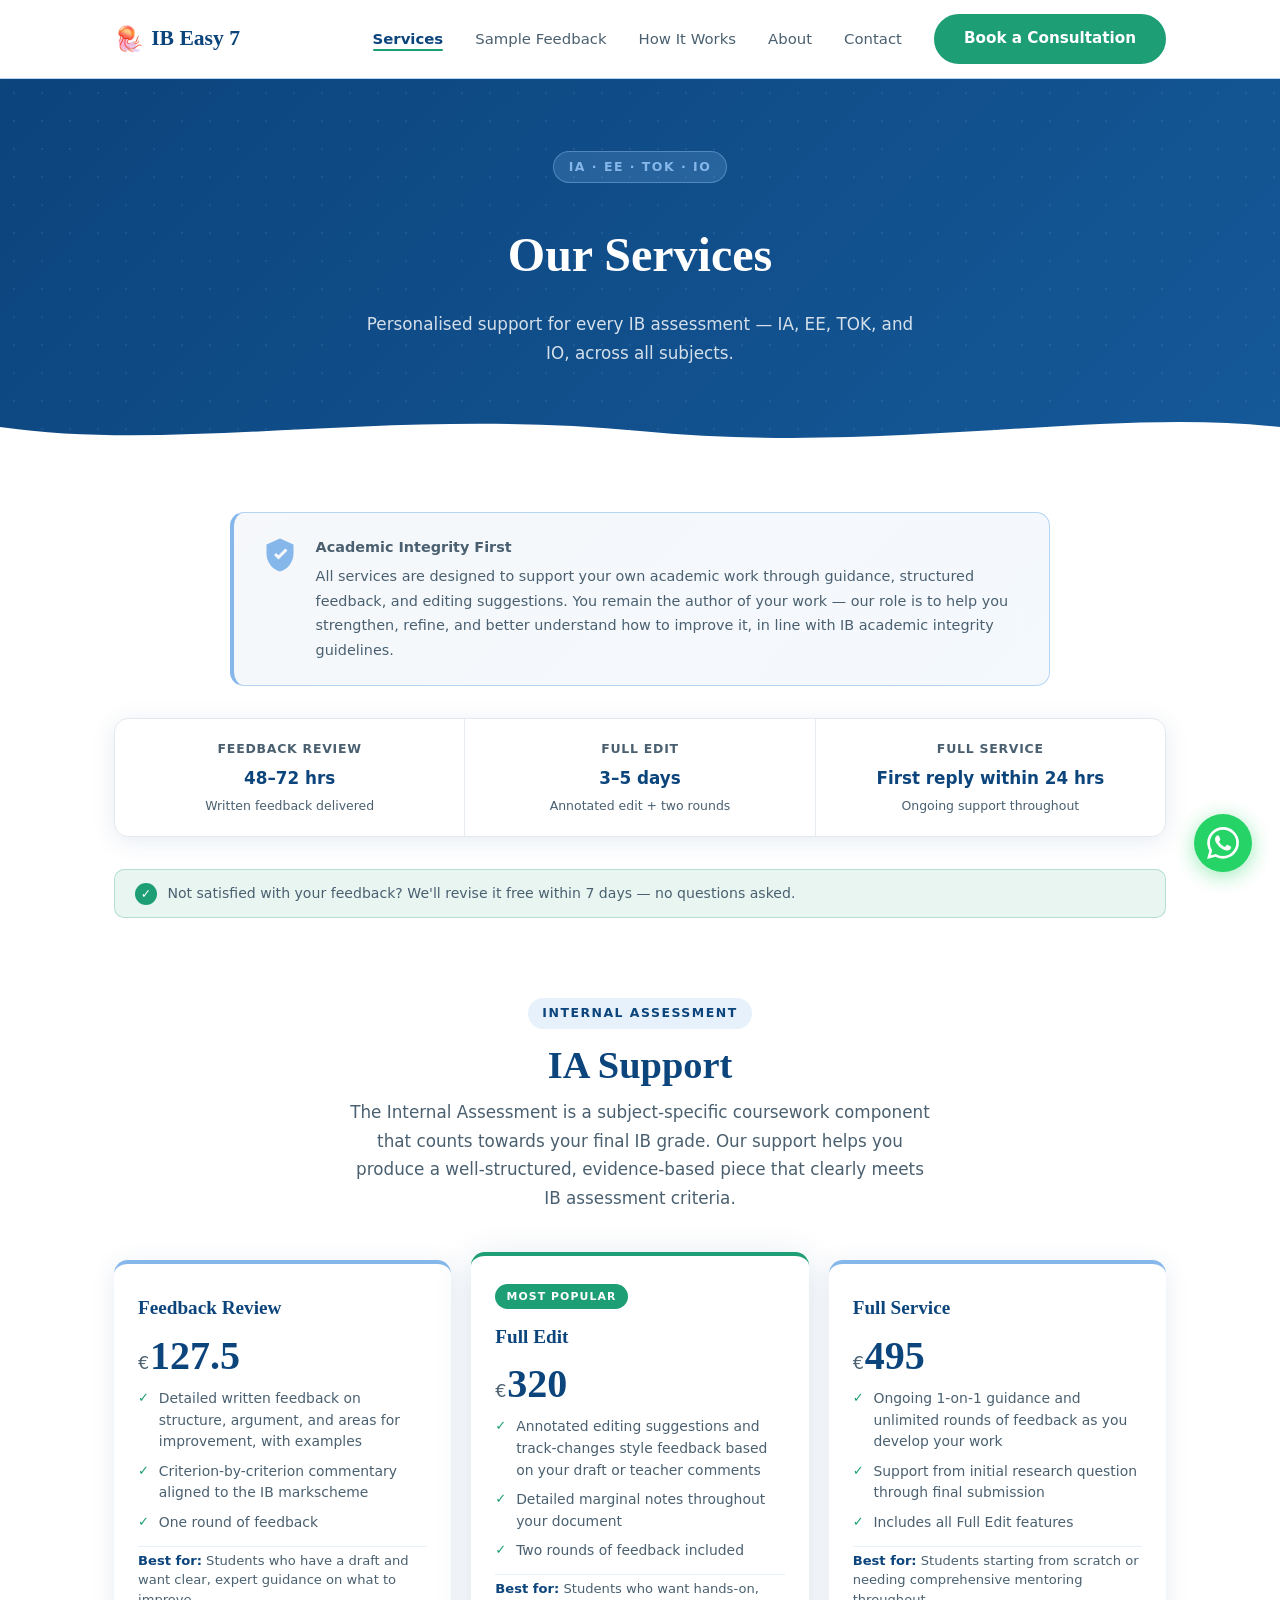
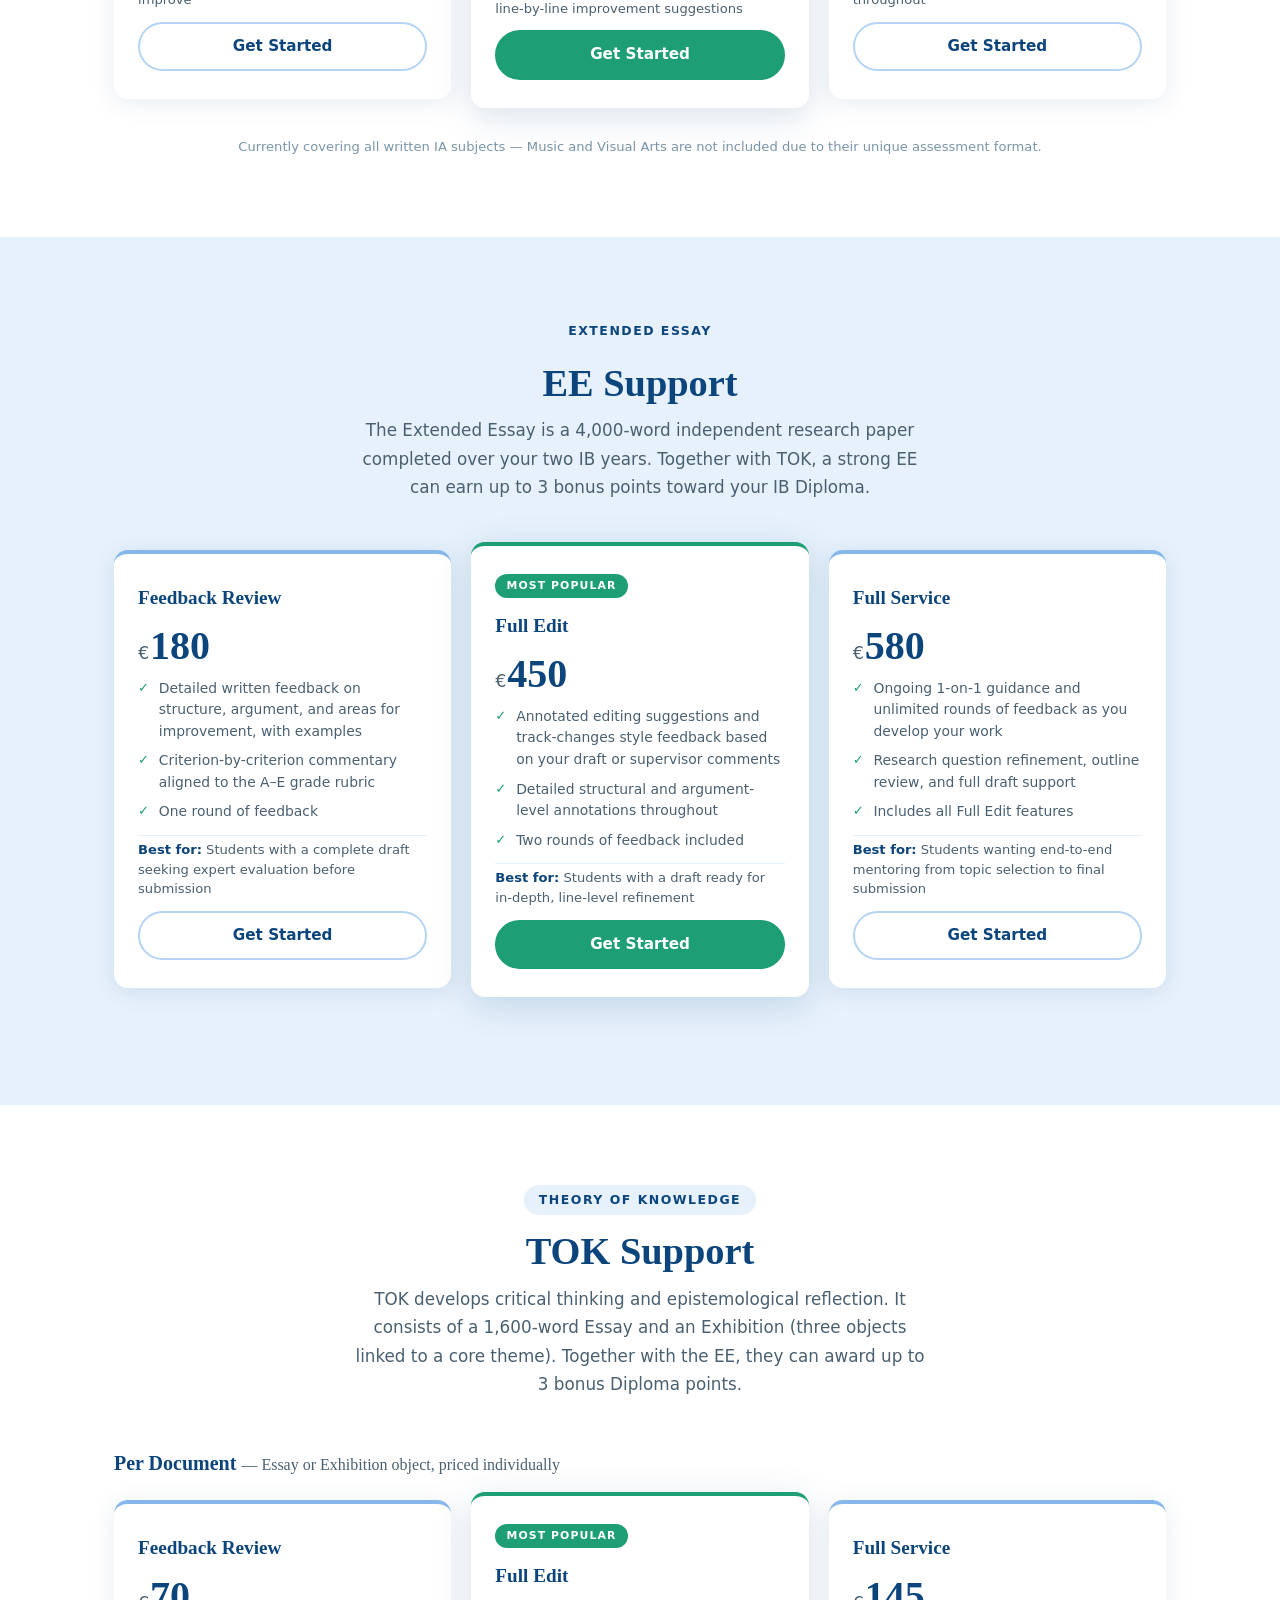
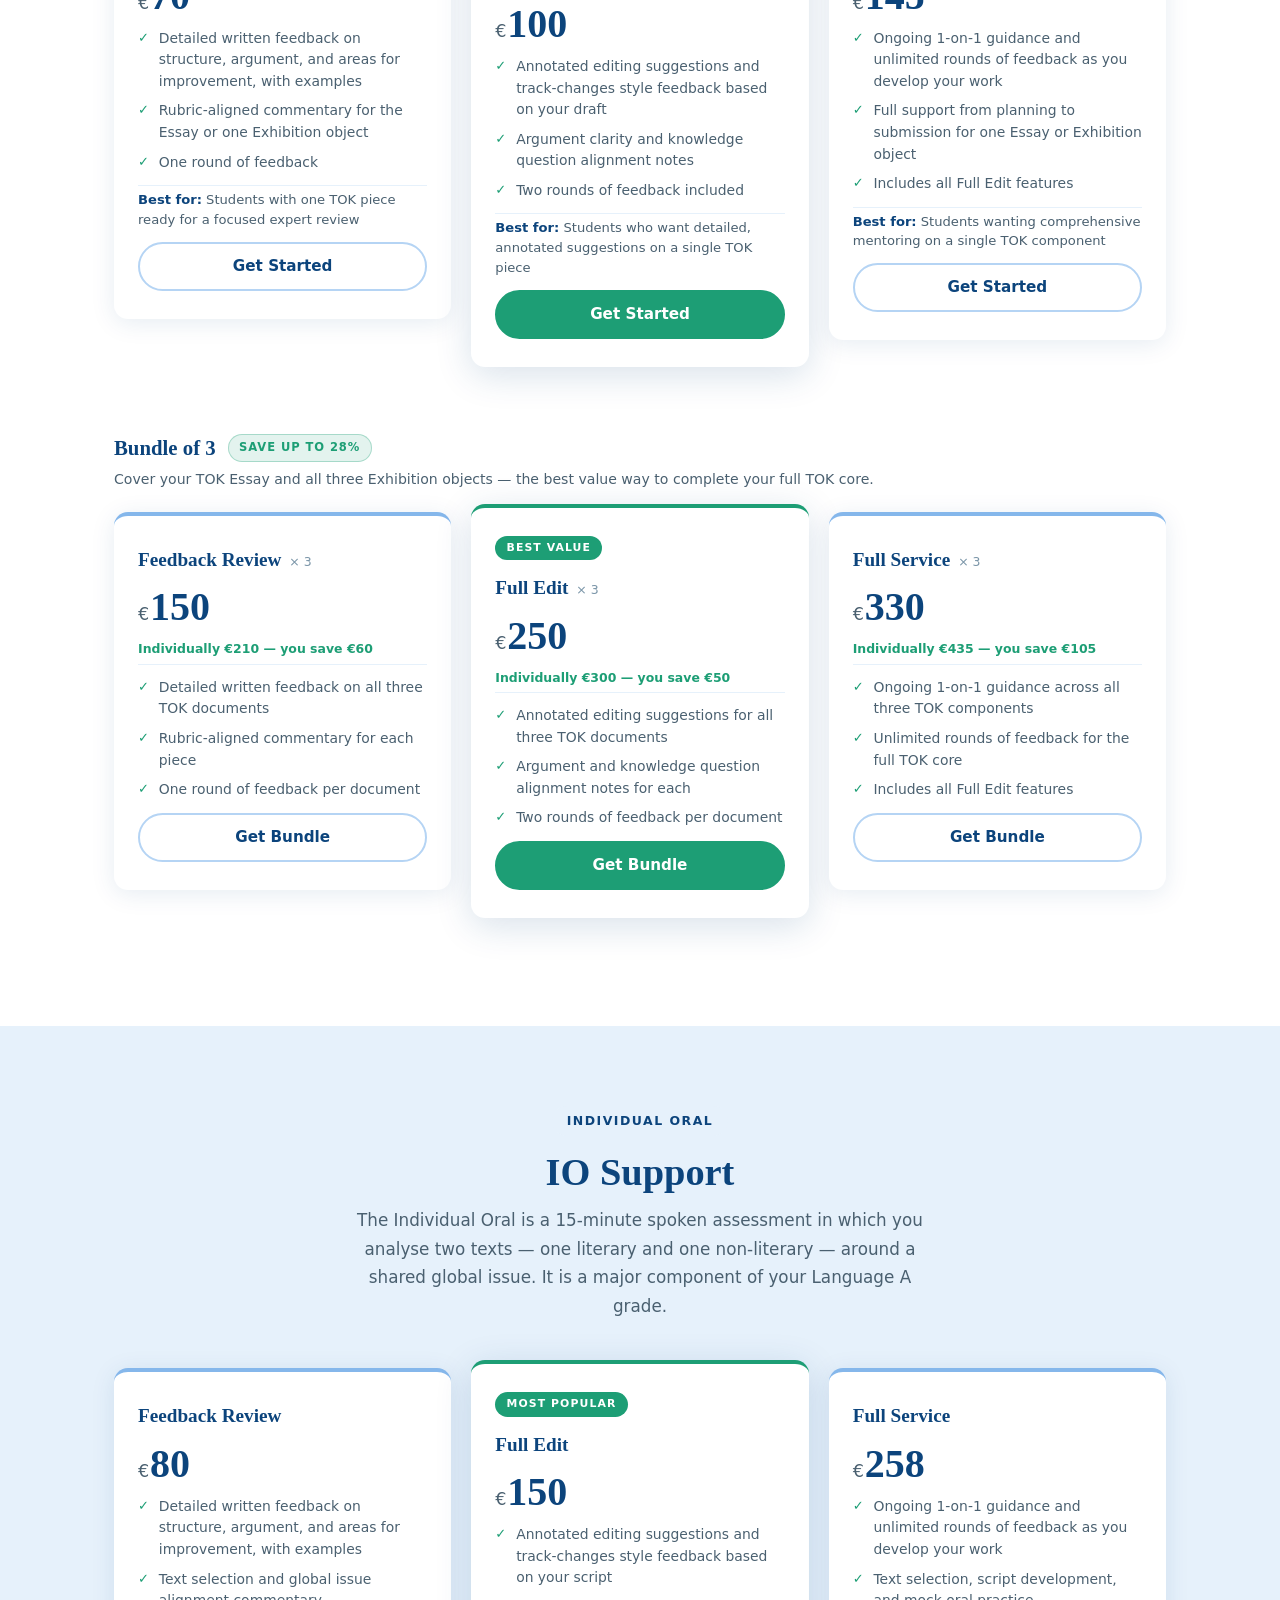
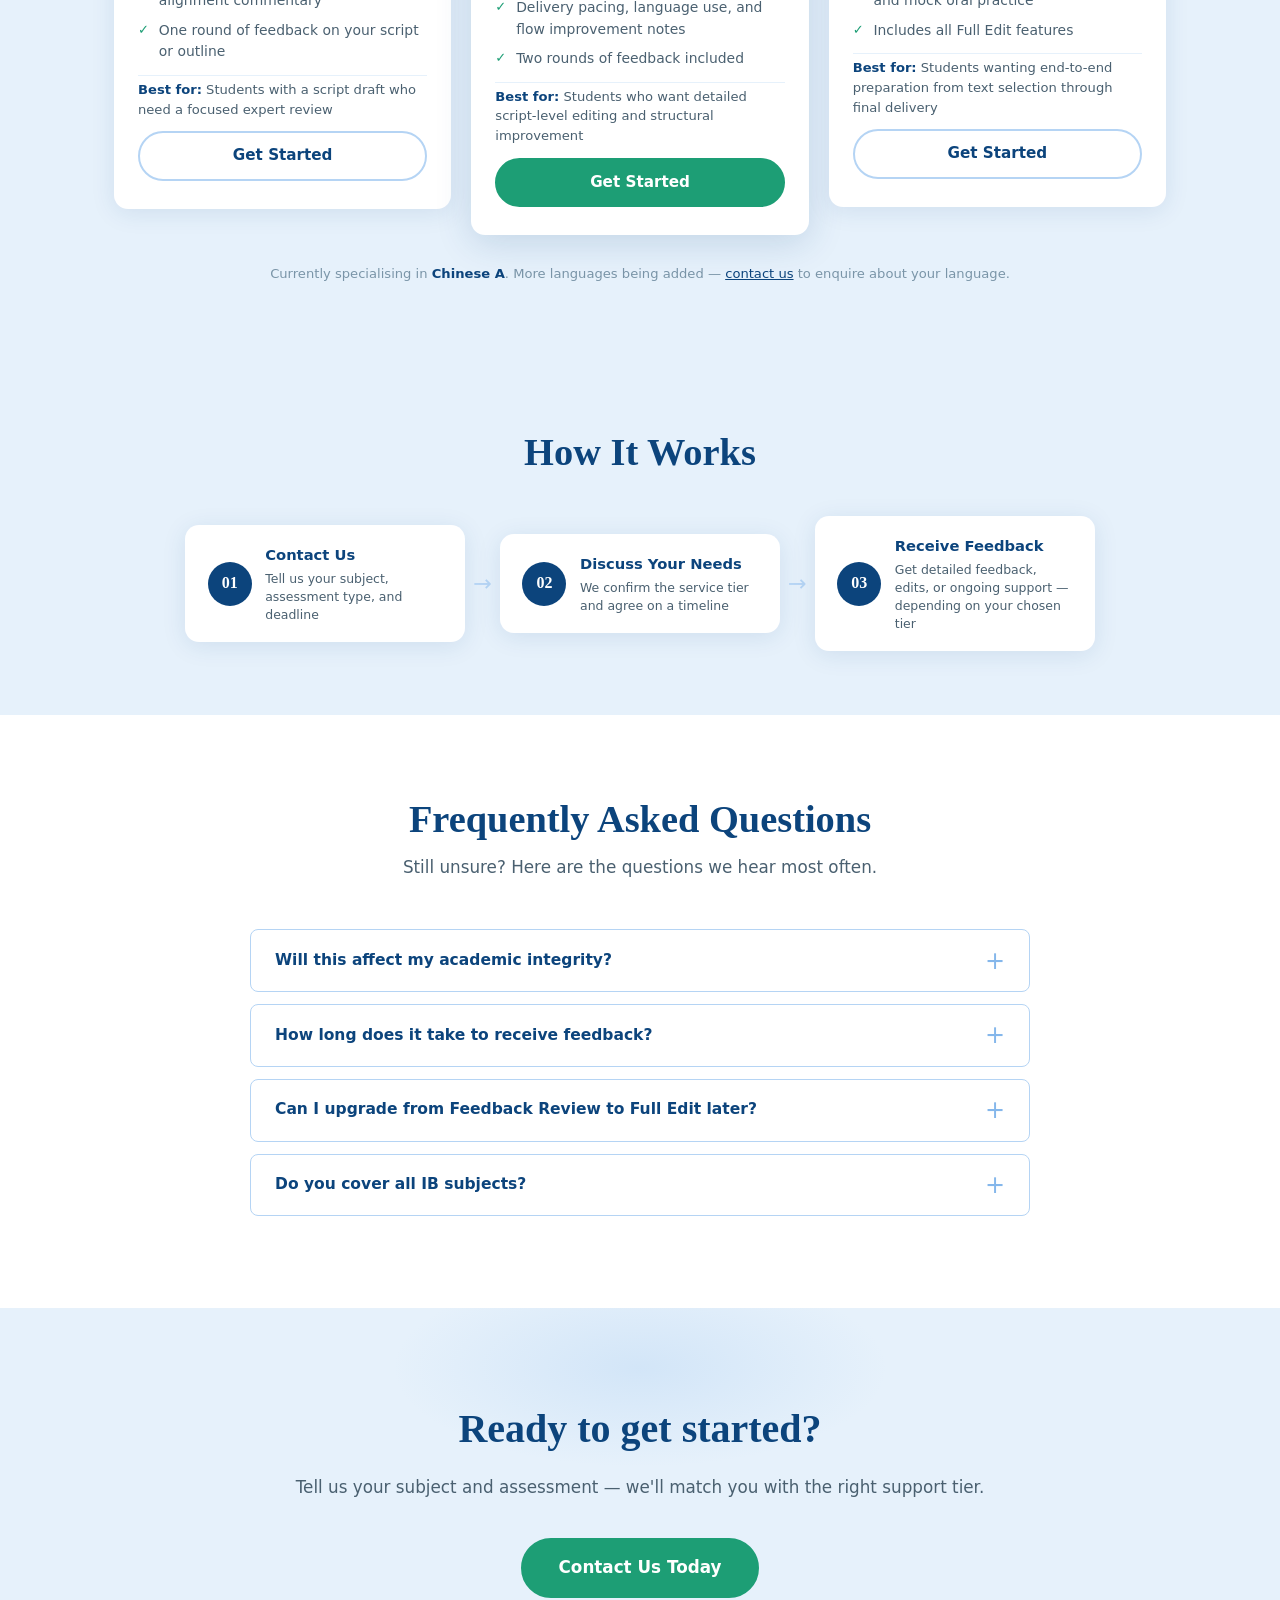
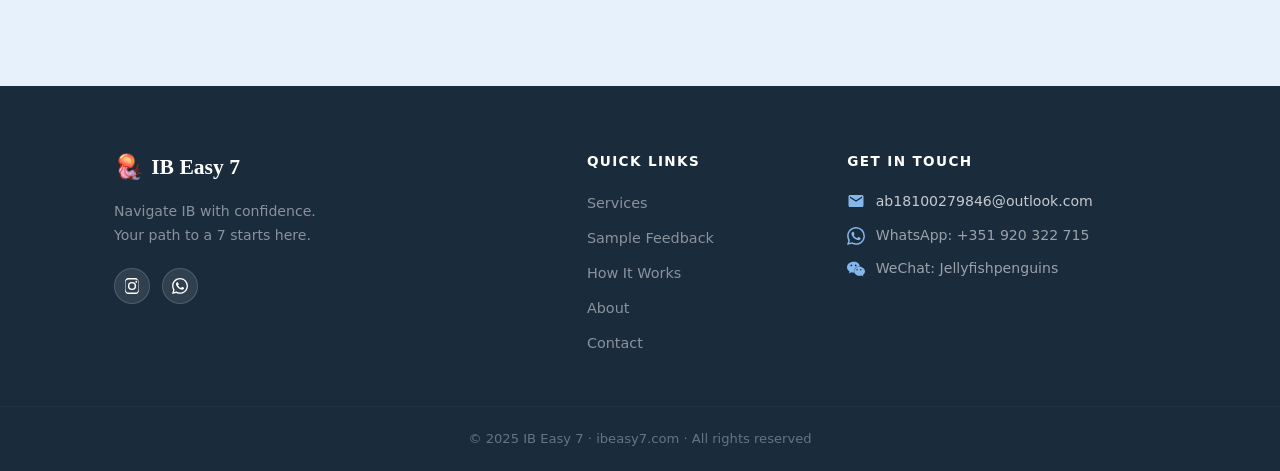
<file: services.html>
<!DOCTYPE html>
<html lang="en">
<head>
  <meta charset="UTF-8" />
  <meta name="viewport" content="width=device-width, initial-scale=1.0" />
  <meta name="description" content="IB Easy 7 services and pricing — IA, EE, TOK and IO support with transparent pricing. Feedback Review, Full Edit, and Full Service options for every IB student." />
  <meta property="og:type" content="website" />
  <meta property="og:site_name" content="IB Easy 7" />
  <meta property="og:url" content="https://ibeasy7.com/services.html" />
  <meta property="og:title" content="Services &amp; Pricing — IB Easy 7" />
  <meta property="og:description" content="IA, EE, TOK and IO support with transparent pricing. Feedback Review, Full Edit, and Full Service options for every IB student." />
  <meta name="twitter:card" content="summary" />
  <meta name="twitter:title" content="Services &amp; Pricing — IB Easy 7" />
  <meta name="twitter:description" content="IA, EE, TOK and IO support with transparent pricing. Feedback Review, Full Edit, and Full Service options for every IB student." />
  <title>Services &amp; Pricing — IB Easy 7</title>
  <link rel="stylesheet" href="css/style.css" />
  <script async src="https://www.googletagmanager.com/gtag/js?id=G-6FNQQYEGJR"></script>
  <script>
    window.dataLayer = window.dataLayer || [];
    function gtag(){dataLayer.push(arguments);}
    gtag('js', new Date());
    gtag('config', 'G-6FNQQYEGJR');
  </script>
</head>
<body>

  <!-- ================================================
       NAVBAR
       ================================================ -->
  <nav class="navbar" aria-label="Main navigation">
    <div class="container nav-inner">
      <a href="index.html" class="logo" aria-label="IB Easy 7 home">
        <span class="logo-jelly" aria-hidden="true">🪼</span>
        IB Easy 7
      </a>
      <button class="nav-toggle" aria-label="Toggle navigation" aria-expanded="false">
        <span></span><span></span><span></span>
      </button>
      <ul class="nav-links" role="list">
        <li><a href="services.html" class="nav-active" aria-current="page">Services</a></li>
        <li><a href="samples.html">Sample Feedback</a></li>
        <li><a href="index.html#how-it-works">How It Works</a></li>
        <li><a href="about.html">About</a></li>
        <li><a href="contact.html">Contact</a></li>
        <li><a href="contact.html" class="btn btn-primary">Book a Consultation</a></li>
      </ul>
    </div>
  </nav>


  <!-- ================================================
       PAGE HERO
       ================================================ -->
  <section class="page-hero">
    <div class="container">
      <span class="hero-eyebrow">IA · EE · TOK · IO</span>
      <h1>Our Services</h1>
      <p class="page-hero-sub">Personalised support for every IB assessment — IA, EE, TOK, and IO, across all subjects.</p>
    </div>
    <div class="wave-divider" aria-hidden="true">
      <div class="wave-track wave-track-1">
        <svg viewBox="0 0 2880 60" preserveAspectRatio="none" xmlns="http://www.w3.org/2000/svg">
          <path d="M0,30 C240,55 480,5 720,30 C960,55 1200,5 1440,30 C1680,55 1920,5 2160,30 C2400,55 2640,5 2880,30 L2880,60 L0,60 Z"
                fill="rgba(255,255,255,0.45)"/>
        </svg>
      </div>
      <div class="wave-track wave-track-2">
        <svg viewBox="0 0 2880 60" preserveAspectRatio="none" xmlns="http://www.w3.org/2000/svg">
          <path d="M0,22 C200,48 440,2 720,26 C1000,50 1240,2 1440,22 C1640,44 1880,2 2160,26 C2440,50 2680,2 2880,22 L2880,60 L0,60 Z"
                fill="#ffffff"/>
        </svg>
      </div>
    </div>
  </section>


  <main>

    <!-- ================================================
         ACADEMIC INTEGRITY NOTICE
         ================================================ -->
    <section class="integrity-section">
      <div class="container">
        <div class="integrity-notice">
          <div class="integrity-icon" aria-hidden="true">
            <svg viewBox="0 0 24 24" xmlns="http://www.w3.org/2000/svg">
              <path d="M12 1L3 5v6c0 5.55 3.84 10.74 9 12 5.16-1.26 9-6.45 9-12V5l-9-4zm-1 14l-3-3 1.41-1.41L11 12.17l4.59-4.58L17 9l-6 6z"/>
            </svg>
          </div>
          <div>
            <p class="integrity-title">Academic Integrity First</p>
            <p>All services are designed to support your own academic work through guidance, structured feedback, and editing suggestions. You remain the author of your work — our role is to help you strengthen, refine, and better understand how to improve it, in line with IB academic integrity guidelines.</p>
          </div>
        </div>
      </div>
    </section>


    <!-- ================================================
         TURNAROUND TIMES + GUARANTEE
         ================================================ -->
    <section class="turnaround-section">
      <div class="container">
        <div class="turnaround-box">
          <div class="turnaround-item">
            <p class="turnaround-tier">Feedback Review</p>
            <p class="turnaround-time">48–72 hrs</p>
            <p class="turnaround-note">Written feedback delivered</p>
          </div>
          <div class="turnaround-item">
            <p class="turnaround-tier">Full Edit</p>
            <p class="turnaround-time">3–5 days</p>
            <p class="turnaround-note">Annotated edit + two rounds</p>
          </div>
          <div class="turnaround-item">
            <p class="turnaround-tier">Full Service</p>
            <p class="turnaround-time">First reply within 24 hrs</p>
            <p class="turnaround-note">Ongoing support throughout</p>
          </div>
        </div>
        <p class="guarantee-strip">Not satisfied with your feedback? We'll revise it free within 7 days — no questions asked.</p>
      </div>
    </section>


    <!-- ================================================
         IA — INTERNAL ASSESSMENT
         ================================================ -->
    <section class="service-block" id="ia" aria-labelledby="ia-heading">
      <div class="container">

        <div class="section-header">
          <span class="section-tag">Internal Assessment</span>
          <h2 class="section-title" id="ia-heading">IA Support</h2>
          <p class="section-sub">The Internal Assessment is a subject-specific coursework component that counts towards your final IB grade. Our support helps you produce a well-structured, evidence-based piece that clearly meets IB assessment criteria.</p>
        </div>

        <div class="pricing-grid">

          <div class="pricing-card">
            <p class="tier-name">Feedback Review</p>
            <div class="tier-price">
              <span class="tier-currency">€</span><span class="tier-amount">127.5</span>
            </div>
            <ul class="tier-features">
              <li>Detailed written feedback on structure, argument, and areas for improvement, with examples</li>
              <li>Criterion-by-criterion commentary aligned to the IB markscheme</li>
              <li>One round of feedback</li>
            </ul>
            <p class="tier-for"><strong>Best for:</strong> Students who have a draft and want clear, expert guidance on what to improve</p>
            <a href="contact.html" class="btn btn-outline-blue">Get Started</a>
          </div>

          <div class="pricing-card popular">
            <span class="popular-badge">Most Popular</span>
            <p class="tier-name">Full Edit</p>
            <div class="tier-price">
              <span class="tier-currency">€</span><span class="tier-amount">320</span>
            </div>
            <ul class="tier-features">
              <li>Annotated editing suggestions and track-changes style feedback based on your draft or teacher comments</li>
              <li>Detailed marginal notes throughout your document</li>
              <li>Two rounds of feedback included</li>
            </ul>
            <p class="tier-for"><strong>Best for:</strong> Students who want hands-on, line-by-line improvement suggestions</p>
            <a href="contact.html" class="btn btn-primary">Get Started</a>
          </div>

          <div class="pricing-card">
            <p class="tier-name">Full Service</p>
            <div class="tier-price">
              <span class="tier-currency">€</span><span class="tier-amount">495</span>
            </div>
            <ul class="tier-features">
              <li>Ongoing 1-on-1 guidance and unlimited rounds of feedback as you develop your work</li>
              <li>Support from initial research question through final submission</li>
              <li>Includes all Full Edit features</li>
            </ul>
            <p class="tier-for"><strong>Best for:</strong> Students starting from scratch or needing comprehensive mentoring throughout</p>
            <a href="contact.html" class="btn btn-outline-blue">Get Started</a>
          </div>

        </div>

        <p class="disclaimer-note">Currently covering all written IA subjects — Music and Visual Arts are not included due to their unique assessment format.</p>

      </div>
    </section>


    <!-- ================================================
         EE — EXTENDED ESSAY
         ================================================ -->
    <section class="service-block alt-bg" id="ee" aria-labelledby="ee-heading">
      <div class="container">

        <div class="section-header">
          <span class="section-tag">Extended Essay</span>
          <h2 class="section-title" id="ee-heading">EE Support</h2>
          <p class="section-sub">The Extended Essay is a 4,000-word independent research paper completed over your two IB years. Together with TOK, a strong EE can earn up to 3 bonus points toward your IB Diploma.</p>
        </div>

        <div class="pricing-grid">

          <div class="pricing-card">
            <p class="tier-name">Feedback Review</p>
            <div class="tier-price">
              <span class="tier-currency">€</span><span class="tier-amount">180</span>
            </div>
            <ul class="tier-features">
              <li>Detailed written feedback on structure, argument, and areas for improvement, with examples</li>
              <li>Criterion-by-criterion commentary aligned to the A–E grade rubric</li>
              <li>One round of feedback</li>
            </ul>
            <p class="tier-for"><strong>Best for:</strong> Students with a complete draft seeking expert evaluation before submission</p>
            <a href="contact.html" class="btn btn-outline-blue">Get Started</a>
          </div>

          <div class="pricing-card popular">
            <span class="popular-badge">Most Popular</span>
            <p class="tier-name">Full Edit</p>
            <div class="tier-price">
              <span class="tier-currency">€</span><span class="tier-amount">450</span>
            </div>
            <ul class="tier-features">
              <li>Annotated editing suggestions and track-changes style feedback based on your draft or supervisor comments</li>
              <li>Detailed structural and argument-level annotations throughout</li>
              <li>Two rounds of feedback included</li>
            </ul>
            <p class="tier-for"><strong>Best for:</strong> Students with a draft ready for in-depth, line-level refinement</p>
            <a href="contact.html" class="btn btn-primary">Get Started</a>
          </div>

          <div class="pricing-card">
            <p class="tier-name">Full Service</p>
            <div class="tier-price">
              <span class="tier-currency">€</span><span class="tier-amount">580</span>
            </div>
            <ul class="tier-features">
              <li>Ongoing 1-on-1 guidance and unlimited rounds of feedback as you develop your work</li>
              <li>Research question refinement, outline review, and full draft support</li>
              <li>Includes all Full Edit features</li>
            </ul>
            <p class="tier-for"><strong>Best for:</strong> Students wanting end-to-end mentoring from topic selection to final submission</p>
            <a href="contact.html" class="btn btn-outline-blue">Get Started</a>
          </div>

        </div>
      </div>
    </section>


    <!-- ================================================
         TOK — THEORY OF KNOWLEDGE
         ================================================ -->
    <section class="service-block" id="tok" aria-labelledby="tok-heading">
      <div class="container">

        <div class="section-header">
          <span class="section-tag">Theory of Knowledge</span>
          <h2 class="section-title" id="tok-heading">TOK Support</h2>
          <p class="section-sub">TOK develops critical thinking and epistemological reflection. It consists of a 1,600-word Essay and an Exhibition (three objects linked to a core theme). Together with the EE, they can award up to 3 bonus Diploma points.</p>
        </div>

        <!-- Per document -->
        <div class="tok-group-header">
          <h3>Per Document <span class="tok-group-sub">— Essay or Exhibition object, priced individually</span></h3>
        </div>

        <div class="pricing-grid">

          <div class="pricing-card">
            <p class="tier-name">Feedback Review</p>
            <div class="tier-price">
              <span class="tier-currency">€</span><span class="tier-amount">70</span>
            </div>
            <ul class="tier-features">
              <li>Detailed written feedback on structure, argument, and areas for improvement, with examples</li>
              <li>Rubric-aligned commentary for the Essay or one Exhibition object</li>
              <li>One round of feedback</li>
            </ul>
            <p class="tier-for"><strong>Best for:</strong> Students with one TOK piece ready for a focused expert review</p>
            <a href="contact.html" class="btn btn-outline-blue">Get Started</a>
          </div>

          <div class="pricing-card popular">
            <span class="popular-badge">Most Popular</span>
            <p class="tier-name">Full Edit</p>
            <div class="tier-price">
              <span class="tier-currency">€</span><span class="tier-amount">100</span>
            </div>
            <ul class="tier-features">
              <li>Annotated editing suggestions and track-changes style feedback based on your draft</li>
              <li>Argument clarity and knowledge question alignment notes</li>
              <li>Two rounds of feedback included</li>
            </ul>
            <p class="tier-for"><strong>Best for:</strong> Students who want detailed, annotated suggestions on a single TOK piece</p>
            <a href="contact.html" class="btn btn-primary">Get Started</a>
          </div>

          <div class="pricing-card">
            <p class="tier-name">Full Service</p>
            <div class="tier-price">
              <span class="tier-currency">€</span><span class="tier-amount">145</span>
            </div>
            <ul class="tier-features">
              <li>Ongoing 1-on-1 guidance and unlimited rounds of feedback as you develop your work</li>
              <li>Full support from planning to submission for one Essay or Exhibition object</li>
              <li>Includes all Full Edit features</li>
            </ul>
            <p class="tier-for"><strong>Best for:</strong> Students wanting comprehensive mentoring on a single TOK component</p>
            <a href="contact.html" class="btn btn-outline-blue">Get Started</a>
          </div>

        </div>

        <!-- Bundle of 3 -->
        <div class="tok-group-header tok-bundle-header">
          <div>
            <div style="display:flex;align-items:center;gap:0.75rem;flex-wrap:wrap;">
              <h3 style="margin:0">Bundle of 3</h3>
              <span class="bundle-tag">Save up to 28%</span>
            </div>
            <p class="tok-group-sub-text">Cover your TOK Essay and all three Exhibition objects — the best value way to complete your full TOK core.</p>
          </div>
        </div>

        <div class="pricing-grid">

          <div class="pricing-card">
            <p class="tier-name">Feedback Review <span class="bundle-label">× 3</span></p>
            <div class="tier-price">
              <span class="tier-currency">€</span><span class="tier-amount">150</span>
            </div>
            <p class="bundle-saving">Individually €210 — you save €60</p>
            <ul class="tier-features">
              <li>Detailed written feedback on all three TOK documents</li>
              <li>Rubric-aligned commentary for each piece</li>
              <li>One round of feedback per document</li>
            </ul>
            <a href="contact.html" class="btn btn-outline-blue">Get Bundle</a>
          </div>

          <div class="pricing-card popular">
            <span class="popular-badge">Best Value</span>
            <p class="tier-name">Full Edit <span class="bundle-label">× 3</span></p>
            <div class="tier-price">
              <span class="tier-currency">€</span><span class="tier-amount">250</span>
            </div>
            <p class="bundle-saving">Individually €300 — you save €50</p>
            <ul class="tier-features">
              <li>Annotated editing suggestions for all three TOK documents</li>
              <li>Argument and knowledge question alignment notes for each</li>
              <li>Two rounds of feedback per document</li>
            </ul>
            <a href="contact.html" class="btn btn-primary">Get Bundle</a>
          </div>

          <div class="pricing-card">
            <p class="tier-name">Full Service <span class="bundle-label">× 3</span></p>
            <div class="tier-price">
              <span class="tier-currency">€</span><span class="tier-amount">330</span>
            </div>
            <p class="bundle-saving">Individually €435 — you save €105</p>
            <ul class="tier-features">
              <li>Ongoing 1-on-1 guidance across all three TOK components</li>
              <li>Unlimited rounds of feedback for the full TOK core</li>
              <li>Includes all Full Edit features</li>
            </ul>
            <a href="contact.html" class="btn btn-outline-blue">Get Bundle</a>
          </div>

        </div>

      </div>
    </section>


    <!-- ================================================
         IO — INDIVIDUAL ORAL
         ================================================ -->
    <section class="service-block alt-bg" id="io" aria-labelledby="io-heading">
      <div class="container">

        <div class="section-header">
          <span class="section-tag">Individual Oral</span>
          <h2 class="section-title" id="io-heading">IO Support</h2>
          <p class="section-sub">The Individual Oral is a 15-minute spoken assessment in which you analyse two texts — one literary and one non-literary — around a shared global issue. It is a major component of your Language A grade.</p>
        </div>

        <div class="pricing-grid">

          <div class="pricing-card">
            <p class="tier-name">Feedback Review</p>
            <div class="tier-price">
              <span class="tier-currency">€</span><span class="tier-amount">80</span>
            </div>
            <ul class="tier-features">
              <li>Detailed written feedback on structure, argument, and areas for improvement, with examples</li>
              <li>Text selection and global issue alignment commentary</li>
              <li>One round of feedback on your script or outline</li>
            </ul>
            <p class="tier-for"><strong>Best for:</strong> Students with a script draft who need a focused expert review</p>
            <a href="contact.html" class="btn btn-outline-blue">Get Started</a>
          </div>

          <div class="pricing-card popular">
            <span class="popular-badge">Most Popular</span>
            <p class="tier-name">Full Edit</p>
            <div class="tier-price">
              <span class="tier-currency">€</span><span class="tier-amount">150</span>
            </div>
            <ul class="tier-features">
              <li>Annotated editing suggestions and track-changes style feedback based on your script</li>
              <li>Delivery pacing, language use, and flow improvement notes</li>
              <li>Two rounds of feedback included</li>
            </ul>
            <p class="tier-for"><strong>Best for:</strong> Students who want detailed script-level editing and structural improvement</p>
            <a href="contact.html" class="btn btn-primary">Get Started</a>
          </div>

          <div class="pricing-card">
            <p class="tier-name">Full Service</p>
            <div class="tier-price">
              <span class="tier-currency">€</span><span class="tier-amount">258</span>
            </div>
            <ul class="tier-features">
              <li>Ongoing 1-on-1 guidance and unlimited rounds of feedback as you develop your work</li>
              <li>Text selection, script development, and mock oral practice</li>
              <li>Includes all Full Edit features</li>
            </ul>
            <p class="tier-for"><strong>Best for:</strong> Students wanting end-to-end preparation from text selection through final delivery</p>
            <a href="contact.html" class="btn btn-outline-blue">Get Started</a>
          </div>

        </div>

        <p class="io-lang-note">Currently specialising in <strong>Chinese A</strong>. More languages being added — <a href="contact.html" style="color:var(--deep-blue);text-decoration:underline;">contact us</a> to enquire about your language.</p>

      </div>
    </section>


    <!-- ================================================
         MINI HOW IT WORKS
         ================================================ -->
    <section class="mini-steps-section" aria-labelledby="hiw-mini-heading">
      <div class="container">
        <h2 class="section-title" id="hiw-mini-heading">How It Works</h2>
        <div class="mini-steps">

          <div class="mini-step">
            <div class="mini-step-icon" aria-hidden="true">01</div>
            <div class="mini-step-text">
              <strong>Contact Us</strong>
              <span>Tell us your subject, assessment type, and deadline</span>
            </div>
          </div>

          <div class="mini-step-arrow" aria-hidden="true">→</div>

          <div class="mini-step">
            <div class="mini-step-icon" aria-hidden="true">02</div>
            <div class="mini-step-text">
              <strong>Discuss Your Needs</strong>
              <span>We confirm the service tier and agree on a timeline</span>
            </div>
          </div>

          <div class="mini-step-arrow" aria-hidden="true">→</div>

          <div class="mini-step">
            <div class="mini-step-icon" aria-hidden="true">03</div>
            <div class="mini-step-text">
              <strong>Receive Feedback</strong>
              <span>Get detailed feedback, edits, or ongoing support — depending on your chosen tier</span>
            </div>
          </div>

        </div>
      </div>
    </section>


    <!-- ================================================
         FAQ
         ================================================ -->
    <section class="faq-section" id="faq" aria-labelledby="faq-heading">
      <div class="container">
        <div class="section-header">
          <h2 class="section-title" id="faq-heading">Frequently Asked Questions</h2>
          <p class="section-sub">Still unsure? Here are the questions we hear most often.</p>
        </div>

        <div class="faq-list">

          <details class="faq-item">
            <summary class="faq-q">Will this affect my academic integrity?</summary>
            <div class="faq-a">
              <p>No. All our services follow a guidance and feedback model — we provide written comments, annotated suggestions, and structural advice, but we do not write or rewrite your work for you. You remain the sole author of your assessment. This is consistent with the IB's academic integrity policy, which permits students to seek feedback and editing guidance so long as the intellectual work is their own. If you are unsure, we recommend discussing with your IB coordinator before booking.</p>
            </div>
          </details>

          <details class="faq-item">
            <summary class="faq-q">How long does it take to receive feedback?</summary>
            <div class="faq-a">
              <p>Typically within 3–5 business days, depending on the service tier and current booking volume. Full Service clients receive ongoing support with shorter individual turnaround times for each round. If you have an urgent deadline, please contact us in advance and we will do our best to accommodate you.</p>
            </div>
          </details>

          <details class="faq-item">
            <summary class="faq-q">Can I upgrade from Feedback Review to Full Edit later?</summary>
            <div class="faq-a">
              <p>Yes. If you start with a Feedback Review and later decide you would like Full Edit or Full Service support, simply pay the difference between the two tiers. We will apply the work already done toward the upgraded service — there is no duplication of effort or charge.</p>
            </div>
          </details>

          <details class="faq-item">
            <summary class="faq-q">Do you cover all IB subjects?</summary>
            <div class="faq-a">
              <p>For IA, we cover all written IB subjects — the only exceptions are Music and Visual Arts, whose unique portfolio and creative formats fall outside our feedback model. For the EE, we support all six subject groups. TOK support covers both the Essay and the Exhibition for all prescribed titles. IO currently specialises in Chinese A, with more languages being added — please contact us to enquire about your specific language.</p>
            </div>
          </details>

        </div>
      </div>
    </section>


    <!-- ================================================
         CTA
         ================================================ -->
    <section class="cta-section" aria-labelledby="cta-srv-heading">
      <div class="container cta-inner">
        <h2 id="cta-srv-heading">Ready to get started?</h2>
        <p>Tell us your subject and assessment — we'll match you with the right support tier.</p>
        <a href="contact.html" class="btn btn-primary btn-lg">Contact Us Today</a>
      </div>
    </section>

  </main>


  <!-- ================================================
       FOOTER
       ================================================ -->
  <footer class="footer" aria-label="Footer">
    <div class="footer-main">
      <div class="container footer-inner">

        <div class="footer-brand">
          <a href="index.html" class="logo">
            <span class="logo-jelly" aria-hidden="true">🪼</span> IB Easy 7
          </a>
          <p>Navigate IB with confidence.<br>Your path to a 7 starts here.</p>
          <div class="social-links" aria-label="Social media links">
            <a href="https://instagram.com/ibeasy7" class="social-link" aria-label="Instagram" target="_blank" rel="noopener">
              <svg viewBox="0 0 24 24" xmlns="http://www.w3.org/2000/svg" aria-hidden="true"><path d="M12 2.163c3.204 0 3.584.012 4.85.07 1.366.062 2.633.326 3.608 1.301.975.975 1.24 2.242 1.301 3.608.058 1.265.069 1.645.069 4.849s-.012 3.584-.07 4.85c-.062 1.366-.326 2.633-1.301 3.608-.975.975-2.242 1.24-3.608 1.301-1.265.058-1.645.069-4.849.069s-3.584-.012-4.85-.07c-1.366-.062-2.633-.326-3.608-1.301-.975-.975-1.24-2.242-1.301-3.608C2.175 15.584 2.163 15.204 2.163 12s.012-3.584.07-4.85c.062-1.366.326-2.633 1.301-3.608C4.509 2.567 5.776 2.302 7.142 2.24 8.408 2.182 8.788 2.163 12 2.163zm0-2.163c-3.259 0-3.667.014-4.947.072-1.52.069-2.877.385-3.98 1.487C1.97 2.661 1.654 4.018 1.585 5.538 1.527 6.818 1.513 7.226 1.513 12s.014 5.182.072 6.462c.069 1.52.385 2.877 1.487 3.98 1.103 1.102 2.46 1.418 3.98 1.487 1.28.058 1.688.072 4.948.072s3.667-.014 4.947-.072c1.52-.069 2.877-.385 3.98-1.487 1.102-1.103 1.418-2.46 1.487-3.98.058-1.28.072-1.688.072-4.948s-.014-5.182-.072-6.462c-.069-1.52-.385-2.877-1.487-3.98C19.824.457 18.467.141 16.947.072 15.667.014 15.259 0 12 0zm0 5.838a6.162 6.162 0 1 0 0 12.324 6.162 6.162 0 0 0 0-12.324zM12 16a4 4 0 1 1 0-8 4 4 0 0 1 0 8zm6.406-11.845a1.44 1.44 0 1 0 0 2.881 1.44 1.44 0 0 0 0-2.881z"/></svg>
            </a>
            <a href="https://wa.me/351920322715" class="social-link" aria-label="WhatsApp" target="_blank" rel="noopener">
              <svg viewBox="0 0 24 24" xmlns="http://www.w3.org/2000/svg" aria-hidden="true"><path d="M17.472 14.382c-.297-.149-1.758-.867-2.03-.967-.273-.099-.471-.148-.67.15-.197.297-.767.966-.94 1.164-.173.199-.347.223-.644.075-.297-.15-1.255-.463-2.39-1.475-.883-.788-1.48-1.761-1.653-2.059-.173-.297-.018-.458.13-.606.134-.133.298-.347.446-.52.149-.174.198-.298.298-.497.099-.198.05-.371-.025-.52-.075-.149-.669-1.612-.916-2.207-.242-.579-.487-.5-.669-.51-.173-.008-.371-.01-.57-.01-.198 0-.52.074-.792.372-.272.297-1.04 1.016-1.04 2.479 0 1.462 1.065 2.875 1.213 3.074.149.198 2.096 3.2 5.077 4.487.709.306 1.262.489 1.694.625.712.227 1.36.195 1.871.118.571-.085 1.758-.719 2.006-1.413.248-.694.248-1.289.173-1.413-.074-.124-.272-.198-.57-.347m-5.421 7.403h-.004a9.87 9.87 0 0 1-5.031-1.378l-.361-.214-3.741.982.998-3.648-.235-.374a9.86 9.86 0 0 1-1.51-5.26c.001-5.45 4.436-9.884 9.888-9.884 2.64 0 5.122 1.03 6.988 2.898a9.825 9.825 0 0 1 2.893 6.994c-.003 5.45-4.437 9.884-9.885 9.884m8.413-18.297A11.815 11.815 0 0 0 12.05 0C5.495 0 .16 5.335.157 11.892c0 2.096.547 4.142 1.588 5.945L.057 24l6.305-1.654a11.882 11.882 0 0 0 5.683 1.448h.005c6.554 0 11.89-5.335 11.893-11.893a11.821 11.821 0 0 0-3.48-8.413z"/></svg>
            </a>
          </div>
        </div>

        <div class="footer-col">
          <h4>Quick Links</h4>
          <ul class="footer-links-col">
            <li><a href="services.html">Services</a></li>
            <li><a href="samples.html">Sample Feedback</a></li>
            <li><a href="index.html#how-it-works">How It Works</a></li>
            <li><a href="about.html">About</a></li>
            <li><a href="contact.html">Contact</a></li>
          </ul>
        </div>

        <div class="footer-col">
          <h4>Get in Touch</h4>
          <ul class="contact-list">
            <li>
              <svg viewBox="0 0 24 24" xmlns="http://www.w3.org/2000/svg" aria-hidden="true"><path d="M20 4H4c-1.1 0-2 .9-2 2v12c0 1.1.9 2 2 2h16c1.1 0 2-.9 2-2V6c0-1.1-.9-2-2-2zm0 4l-8 5-8-5V6l8 5 8-5v2z"/></svg>
              <a href="mailto:ab18100279846@outlook.com" style="color:inherit">ab18100279846@outlook.com</a>
            </li>
            <li>
              <svg viewBox="0 0 24 24" xmlns="http://www.w3.org/2000/svg" aria-hidden="true"><path d="M17.472 14.382c-.297-.149-1.758-.867-2.03-.967-.273-.099-.471-.148-.67.15-.197.297-.767.966-.94 1.164-.173.199-.347.223-.644.075-.297-.15-1.255-.463-2.39-1.475-.883-.788-1.48-1.761-1.653-2.059-.173-.297-.018-.458.13-.606.134-.133.298-.347.446-.52.149-.174.198-.298.298-.497.099-.198.05-.371-.025-.52-.075-.149-.669-1.612-.916-2.207-.242-.579-.487-.5-.669-.51-.173-.008-.371-.01-.57-.01-.198 0-.52.074-.792.372-.272.297-1.04 1.016-1.04 2.479 0 1.462 1.065 2.875 1.213 3.074.149.198 2.096 3.2 5.077 4.487.709.306 1.262.489 1.694.625.712.227 1.36.195 1.871.118.571-.085 1.758-.719 2.006-1.413.248-.694.248-1.289.173-1.413-.074-.124-.272-.198-.57-.347m-5.421 7.403h-.004a9.87 9.87 0 0 1-5.031-1.378l-.361-.214-3.741.982.998-3.648-.235-.374a9.86 9.86 0 0 1-1.51-5.26c.001-5.45 4.436-9.884 9.888-9.884 2.64 0 5.122 1.03 6.988 2.898a9.825 9.825 0 0 1 2.893 6.994c-.003 5.45-4.437 9.884-9.885 9.884m8.413-18.297A11.815 11.815 0 0 0 12.05 0C5.495 0 .16 5.335.157 11.892c0 2.096.547 4.142 1.588 5.945L.057 24l6.305-1.654a11.882 11.882 0 0 0 5.683 1.448h.005c6.554 0 11.89-5.335 11.893-11.893a11.821 11.821 0 0 0-3.48-8.413z"/></svg>
              <span>WhatsApp: +351 920 322 715</span>
            </li>
            <li>
              <svg viewBox="0 0 24 24" xmlns="http://www.w3.org/2000/svg" aria-hidden="true"><path d="M8.691 2.188C3.891 2.188 0 5.476 0 9.53c0 2.212 1.17 4.203 3.002 5.55a.59.59 0 0 1 .213.665l-.39 1.48c-.019.07-.048.141-.048.213 0 .163.13.295.29.295a.326.326 0 0 0 .167-.054l1.903-1.114a.864.864 0 0 1 .717-.098 10.16 10.16 0 0 0 2.837.403c.276 0 .543-.027.811-.05-.857-2.578.157-4.972 1.932-6.446 1.703-1.415 3.882-1.98 5.853-1.838-.576-3.583-3.874-6.348-7.596-6.348zM5.785 5.991c.642 0 1.162.529 1.162 1.18a1.17 1.17 0 0 1-1.162 1.178A1.17 1.17 0 0 1 4.623 7.17c0-.651.52-1.18 1.162-1.18zm5.813 0c.642 0 1.162.529 1.162 1.18a1.17 1.17 0 0 1-1.162 1.178 1.17 1.17 0 0 1-1.162-1.178c0-.651.52-1.18 1.162-1.18zm5.34 2.867c-1.797-.052-3.746.512-5.28 1.786-1.72 1.428-2.687 3.72-1.78 6.22.942 2.453 3.666 4.229 6.884 4.229.826 0 1.622-.12 2.361-.336a.722.722 0 0 1 .598.082l1.584.926a.272.272 0 0 0 .14.047c.134 0 .24-.111.24-.247 0-.06-.023-.12-.038-.177l-.327-1.233a.49.49 0 0 1 .177-.554C22.888 18.345 24 16.865 24 15.2c0-3.261-2.956-6.274-7.062-6.342zm-3.502 3.18c.535 0 .969.44.969.982a.976.976 0 0 1-.969.983.976.976 0 0 1-.969-.983c0-.542.434-.982.969-.982zm4.943 0c.535 0 .969.44.969.982a.976.976 0 0 1-.969.983.976.976 0 0 1-.969-.983c0-.542.434-.982.969-.982z"/></svg>
              <span>WeChat: Jellyfishpenguins</span>
            </li>
          </ul>
        </div>

      </div>
    </div>
    <div class="footer-bottom">
      <div class="container">
        <p>&copy; 2025 IB Easy 7 &middot; ibeasy7.com &middot; All rights reserved</p>
      </div>
    </div>
  </footer>


  <script>
    const toggle   = document.querySelector('.nav-toggle');
    const navLinks = document.querySelector('.nav-links');
    toggle.addEventListener('click', () => {
      const open = navLinks.classList.toggle('open');
      toggle.classList.toggle('open', open);
      toggle.setAttribute('aria-expanded', open);
    });
    navLinks.querySelectorAll('a').forEach(a => {
      a.addEventListener('click', () => {
        navLinks.classList.remove('open');
        toggle.classList.remove('open');
        toggle.setAttribute('aria-expanded', 'false');
      });
    });
  </script>

  <a href="https://wa.me/351920322715" class="whatsapp-float" aria-label="Chat on WhatsApp" target="_blank" rel="noopener">
    <svg viewBox="0 0 24 24" xmlns="http://www.w3.org/2000/svg" aria-hidden="true"><path d="M17.472 14.382c-.297-.149-1.758-.867-2.03-.967-.273-.099-.471-.148-.67.15-.197.297-.767.966-.94 1.164-.173.199-.347.223-.644.075-.297-.15-1.255-.463-2.39-1.475-.883-.788-1.48-1.761-1.653-2.059-.173-.297-.018-.458.13-.606.134-.133.298-.347.446-.52.149-.174.198-.298.298-.497.099-.198.05-.371-.025-.52-.075-.149-.669-1.612-.916-2.207-.242-.579-.487-.5-.669-.51-.173-.008-.371-.01-.57-.01-.198 0-.52.074-.792.372-.272.297-1.04 1.016-1.04 2.479 0 1.462 1.065 2.875 1.213 3.074.149.198 2.096 3.2 5.077 4.487.709.306 1.262.489 1.694.625.712.227 1.36.195 1.871.118.571-.085 1.758-.719 2.006-1.413.248-.694.248-1.289.173-1.413-.074-.124-.272-.198-.57-.347m-5.421 7.403h-.004a9.87 9.87 0 0 1-5.031-1.378l-.361-.214-3.741.982.998-3.648-.235-.374a9.86 9.86 0 0 1-1.51-5.26c.001-5.45 4.436-9.884 9.888-9.884 2.64 0 5.122 1.03 6.988 2.898a9.825 9.825 0 0 1 2.893 6.994c-.003 5.45-4.437 9.884-9.885 9.884m8.413-18.297A11.815 11.815 0 0 0 12.05 0C5.495 0 .16 5.335.157 11.892c0 2.096.547 4.142 1.588 5.945L.057 24l6.305-1.654a11.882 11.882 0 0 0 5.683 1.448h.005c6.554 0 11.89-5.335 11.893-11.893a11.821 11.821 0 0 0-3.48-8.413z"/></svg>
    <span class="wa-tooltip">Chat on WhatsApp</span>
  </a>

</body>
</html>
</file>
<file: css/style.css>
/* =====================================================
   IB Easy 7 — Main Stylesheet
   ===================================================== */

/* --- CSS Variables --- */
:root {
  --deep-blue:   #0C447C;
  --sky-blue:    #85B7EB;
  --light-blue:  #B5D4F4;
  --pearl-white: #E6F1FB;
  --mint-green:  #1D9E75;
  --mint-dark:   #178a64;
  --white:       #ffffff;
  --text-dark:   #1a2b3c;
  --text-mid:    #4a6070;
  --text-light:  #7a95a8;

  --font-serif: Georgia, 'Times New Roman', serif;
  --font-sans:  'Segoe UI', system-ui, -apple-system, sans-serif;

  --radius-sm: 8px;
  --radius:    14px;
  --radius-lg: 20px;
  --shadow:    0 4px 24px rgba(12, 68, 124, 0.10);
  --shadow-lg: 0 8px 40px rgba(12, 68, 124, 0.18);
  --transition: all 0.3s ease;
}

/* --- Reset & Base --- */
*, *::before, *::after { box-sizing: border-box; margin: 0; padding: 0; }
html  { scroll-behavior: smooth; }
body  { font-family: var(--font-sans); color: var(--text-dark); background: var(--white); line-height: 1.65; }
ul    { list-style: none; }
a     { text-decoration: none; color: inherit; }
img   { max-width: 100%; display: block; }

/* --- Container --- */
.container {
  max-width: 1100px;
  margin: 0 auto;
  padding: 0 1.5rem;
}

/* =====================================================
   BUTTONS
   ===================================================== */
.btn {
  display: inline-block;
  padding: 0.75rem 1.75rem;
  border-radius: 50px;
  font-weight: 600;
  font-size: 0.95rem;
  cursor: pointer;
  transition: var(--transition);
  border: 2px solid transparent;
  line-height: 1.4;
}
.btn-primary {
  background: var(--mint-green);
  color: var(--white);
  border-color: var(--mint-green);
}
.btn-primary:hover {
  background: var(--mint-dark);
  border-color: var(--mint-dark);
  transform: translateY(-2px);
  box-shadow: 0 6px 24px rgba(29, 158, 117, 0.38);
}
.btn-outline-white {
  background: transparent;
  color: var(--white);
  border-color: rgba(255,255,255,0.65);
}
.btn-outline-white:hover {
  background: rgba(255,255,255,0.12);
  border-color: var(--white);
  transform: translateY(-2px);
}
.btn-white {
  background: var(--white);
  color: var(--deep-blue);
  border-color: var(--white);
}
.btn-white:hover {
  background: var(--pearl-white);
  transform: translateY(-2px);
  box-shadow: 0 6px 20px rgba(0,0,0,0.12);
}
.btn-lg { padding: 1rem 2.25rem; font-size: 1.05rem; }

/* =====================================================
   SECTION SHARED
   ===================================================== */
.section-tag {
  display: inline-block;
  background: var(--pearl-white);
  color: var(--deep-blue);
  font-size: 0.78rem;
  font-weight: 700;
  letter-spacing: 0.12em;
  text-transform: uppercase;
  padding: 0.3rem 0.9rem;
  border-radius: 50px;
  margin-bottom: 0.75rem;
}
.section-title {
  font-family: var(--font-serif);
  font-size: clamp(1.7rem, 3.5vw, 2.4rem);
  color: var(--deep-blue);
  text-align: center;
  margin-bottom: 0.6rem;
  line-height: 1.25;
}
.section-sub {
  text-align: center;
  color: var(--text-mid);
  font-size: 1.05rem;
  max-width: 580px;
  margin: 0 auto 3rem;
  line-height: 1.7;
}
.section-header { text-align: center; margin-bottom: 0.5rem; }

/* =====================================================
   NAVBAR
   ===================================================== */
.navbar {
  position: sticky;
  top: 0;
  z-index: 1000;
  background: rgba(255, 255, 255, 0.96);
  backdrop-filter: blur(12px);
  -webkit-backdrop-filter: blur(12px);
  border-bottom: 1px solid var(--light-blue);
  padding: 0.9rem 0;
}
.nav-inner {
  display: flex;
  align-items: center;
  justify-content: space-between;
  gap: 1rem;
  position: relative;
}
.logo {
  display: flex;
  align-items: center;
  gap: 0.45rem;
  font-family: var(--font-serif);
  font-size: 1.35rem;
  font-weight: 700;
  color: var(--deep-blue);
  white-space: nowrap;
  flex-shrink: 0;
}
.logo-jelly { font-size: 1.5rem; line-height: 1; }
.nav-links {
  display: flex;
  align-items: center;
  gap: 2rem;
}
.nav-links a:not(.btn) {
  color: var(--text-mid);
  font-size: 0.93rem;
  font-weight: 500;
  transition: color 0.2s;
  white-space: nowrap;
}
.nav-links a:not(.btn):hover { color: var(--deep-blue); }
.nav-toggle {
  display: none;
  flex-direction: column;
  gap: 5px;
  background: none;
  border: none;
  cursor: pointer;
  padding: 4px;
  flex-shrink: 0;
}
.nav-toggle span {
  display: block;
  width: 24px;
  height: 2px;
  background: var(--deep-blue);
  border-radius: 2px;
  transition: var(--transition);
}
.nav-toggle.open span:nth-child(1) { transform: translateY(7px) rotate(45deg); }
.nav-toggle.open span:nth-child(2) { opacity: 0; }
.nav-toggle.open span:nth-child(3) { transform: translateY(-7px) rotate(-45deg); }

/* =====================================================
   HERO
   ===================================================== */
.hero {
  position: relative;
  background: linear-gradient(135deg, var(--deep-blue) 0%, #155999 55%, #1a6bbf 100%);
  color: var(--white);
  overflow: hidden;
  padding: 5rem 0 6.5rem;
  min-height: 88vh;
  display: flex;
  flex-direction: column;
  justify-content: center;
}
.hero-inner {
  display: flex;
  align-items: center;
  justify-content: space-between;
  gap: 2rem;
  position: relative;
  z-index: 2;
}
.hero-text {
  flex: 1;
  max-width: 560px;
}
.hero-eyebrow {
  display: inline-block;
  background: rgba(133, 183, 235, 0.2);
  border: 1px solid rgba(133, 183, 235, 0.45);
  color: var(--sky-blue);
  font-size: 0.78rem;
  font-weight: 700;
  letter-spacing: 0.12em;
  text-transform: uppercase;
  padding: 0.3rem 0.9rem;
  border-radius: 50px;
  margin-bottom: 1.25rem;
}
.hero-text h1 {
  font-family: var(--font-serif);
  font-size: clamp(2rem, 5vw, 3.25rem);
  line-height: 1.18;
  margin-bottom: 1.25rem;
}
.hero-text h1 .accent { color: var(--sky-blue); }
.hero-sub {
  font-size: 1.1rem;
  opacity: 0.85;
  margin-bottom: 2.25rem;
  line-height: 1.75;
  max-width: 480px;
}
.hero-ctas { display: flex; gap: 1rem; flex-wrap: wrap; }

/* --- Hero background dot-grid overlay --- */
.hero::before {
  content: '';
  position: absolute;
  inset: 0;
  background-image: radial-gradient(rgba(133, 183, 235, 0.13) 1px, transparent 1px);
  background-size: 28px 28px;
  z-index: 1;
  pointer-events: none;
}

/* --- Achievement cards (hero-visual right side) --- */
.hero-visual {
  flex: 0 0 320px;
  display: flex;
  align-items: center;
  justify-content: center;
  position: relative;
}

.score-cluster {
  position: relative;
  width: 310px;
  height: 350px;
}

.pro-card {
  position: absolute;
  background: rgba(255, 255, 255, 0.09);
  backdrop-filter: blur(18px);
  -webkit-backdrop-filter: blur(18px);
  border: 1px solid rgba(255, 255, 255, 0.18);
  border-radius: 18px;
  padding: 1.2rem 1.5rem;
  color: var(--white);
  box-shadow: 0 8px 32px rgba(0, 0, 0, 0.18);
}

/* Main diploma card — top right */
.card-main {
  top: 0; right: 0;
  width: 240px;
  animation: cardFloat 4.8s ease-in-out infinite;
}
/* IA card — middle left, overlapping */
.card-ia {
  top: 148px; left: 0;
  width: 228px;
  display: flex;
  align-items: center;
  gap: 0.8rem;
  animation: cardFloat 5.6s ease-in-out infinite;
  animation-delay: -1.4s;
}
/* EE card — bottom right */
.card-ee {
  bottom: 0; right: 12px;
  width: 198px;
  animation: cardFloat 4.2s ease-in-out infinite;
  animation-delay: -2.8s;
}

@keyframes cardFloat {
  0%, 100% { transform: translateY(0px); }
  50%       { transform: translateY(-9px); }
}

/* Card inner elements */
.pc-eyebrow {
  font-size: 0.7rem;
  font-weight: 700;
  letter-spacing: 0.12em;
  text-transform: uppercase;
  opacity: 0.58;
  margin: 0 0 0.4rem;
}
.pc-score-row {
  display: flex;
  align-items: baseline;
  gap: 0.1rem;
  margin-bottom: 0.85rem;
}
.pc-num {
  font-family: var(--font-serif);
  font-size: 2.9rem;
  font-weight: 700;
  line-height: 1;
  color: var(--sky-blue);
}
.pc-denom { font-size: 1rem; opacity: 0.55; }

.subj-pills { display: flex; flex-wrap: wrap; gap: 0.3rem; }
.subj-pill {
  font-size: 0.68rem;
  background: rgba(255, 255, 255, 0.10);
  border: 1px solid rgba(255, 255, 255, 0.14);
  border-radius: 50px;
  padding: 0.18rem 0.55rem;
  white-space: nowrap;
}
.subj-pill b { color: var(--mint-green); font-weight: 700; }

.pc-check {
  width: 36px; height: 36px;
  border-radius: 50%;
  background: rgba(29, 158, 117, 0.22);
  border: 1px solid rgba(29, 158, 117, 0.45);
  color: var(--mint-green);
  font-size: 1.1rem;
  display: flex; align-items: center; justify-content: center;
  flex-shrink: 0;
}
.pc-detail {
  font-size: 0.82rem;
  opacity: 0.82;
  margin: 0;
}
.pc-detail b { color: var(--mint-green); }

.pc-ee-score {
  font-size: 1.15rem;
  font-weight: 600;
  margin: 0.15rem 0 0;
  letter-spacing: 0.02em;
}
.pc-bonus {
  color: var(--mint-green);
  font-size: 1.05rem;
  font-weight: 700;
}

/* --- Bubbles --- */
.bubbles {
  position: absolute;
  inset: 0;
  pointer-events: none;
  overflow: hidden;
  z-index: 1;
}
.bubble {
  position: absolute;
  border-radius: 50%;
  background: rgba(255, 255, 255, 0.06);
  border: 1px solid rgba(255, 255, 255, 0.13);
  animation: rise linear infinite;
}
@keyframes rise {
  0%   { transform: translateY(0) scale(1);   opacity: 0;   }
  10%  { opacity: 0.7; }
  90%  { opacity: 0.4; }
  100% { transform: translateY(-110vh) scale(0.7); opacity: 0; }
}

/* --- Wave divider (animated) --- */
.wave-divider {
  position: absolute;
  bottom: -1px;
  left: 0; right: 0;
  z-index: 3;
  overflow: hidden;
  height: 96px;
}
/* Each track is 200% wide and contains 2 wave cycles → slides -50% = seamless loop */
.wave-track {
  position: absolute;
  bottom: 0;
  width: 200%;
  height: 100%;
}
.wave-track svg { width: 100%; height: 100%; display: block; }
.wave-track-1 { animation: waveSlide1 13s linear infinite; }
.wave-track-2 { animation: waveSlide2 19s linear infinite; }
@keyframes waveSlide1 {
  0%   { transform: translateX(0); }
  100% { transform: translateX(-50%); }
}
@keyframes waveSlide2 {
  0%   { transform: translateX(-25%); }
  100% { transform: translateX(25%); }
}

/* =====================================================
   SERVICES
   ===================================================== */
.services {
  background: var(--pearl-white);
  padding: 5.5rem 0 5rem;
}
.cards-grid {
  display: grid;
  grid-template-columns: repeat(auto-fit, minmax(230px, 1fr));
  gap: 1.5rem;
}
.card {
  background: var(--white);
  border-radius: var(--radius);
  padding: 2.25rem 1.75rem;
  box-shadow: var(--shadow);
  transition: var(--transition);
  border-top: 4px solid var(--sky-blue);
  text-align: center;
  position: relative;
  overflow: hidden;
}
.card::after {
  content: '';
  position: absolute;
  bottom: 0; left: 0; right: 0;
  height: 3px;
  background: var(--mint-green);
  transform: scaleX(0);
  transition: transform 0.3s ease;
  transform-origin: left;
}
.card:hover { transform: translateY(-7px); box-shadow: var(--shadow-lg); border-top-color: var(--mint-green); }
.card:hover::after { transform: scaleX(1); }
.card-icon {
  width: 58px; height: 58px;
  border-radius: 50%;
  background: var(--pearl-white);
  display: flex;
  align-items: center;
  justify-content: center;
  font-size: 1.6rem;
  margin: 0 auto 1.1rem;
}
.card h3 {
  font-family: var(--font-serif);
  font-size: 1.2rem;
  color: var(--deep-blue);
  margin-bottom: 0.6rem;
}
.card p { color: var(--text-mid); font-size: 0.9rem; line-height: 1.65; }
.card-badge {
  display: inline-block;
  margin-top: 0.85rem;
  font-size: 0.72rem;
  font-weight: 700;
  letter-spacing: 0.08em;
  text-transform: uppercase;
  color: var(--mint-green);
  background: rgba(29, 158, 117, 0.1);
  padding: 0.2rem 0.65rem;
  border-radius: 50px;
}

/* =====================================================
   HOW IT WORKS
   ===================================================== */
.how-it-works {
  padding: 5.5rem 0 5rem;
  background: var(--white);
}
.steps {
  display: flex;
  align-items: flex-start;
  justify-content: center;
  position: relative;
}
/* horizontal line behind steps */
.steps::before {
  content: '';
  position: absolute;
  top: 38px;
  left: calc(50% - 280px);
  right: calc(50% - 280px);
  height: 2px;
  background: linear-gradient(to right, var(--sky-blue), var(--light-blue), var(--sky-blue));
  z-index: 0;
}
.step {
  flex: 1;
  max-width: 300px;
  text-align: center;
  padding: 0 1.25rem;
  position: relative;
  z-index: 1;
}
.step-number {
  width: 76px; height: 76px;
  border-radius: 50%;
  background: var(--deep-blue);
  color: var(--white);
  font-size: 1.35rem;
  font-weight: 700;
  font-family: var(--font-serif);
  display: flex;
  align-items: center;
  justify-content: center;
  margin: 0 auto 1.25rem;
  box-shadow: 0 4px 18px rgba(12, 68, 124, 0.3);
  position: relative;
  transition: var(--transition);
}
.step:hover .step-number {
  background: var(--mint-green);
  box-shadow: 0 6px 22px rgba(29, 158, 117, 0.4);
  transform: scale(1.06);
}
.step h3 {
  font-family: var(--font-serif);
  font-size: 1.15rem;
  color: var(--deep-blue);
  margin-bottom: 0.55rem;
}
.step p { color: var(--text-mid); font-size: 0.9rem; line-height: 1.65; }

/* =====================================================
   WHY CHOOSE US
   ===================================================== */
.why-us {
  padding: 5.5rem 0 5rem;
  background: linear-gradient(135deg, var(--deep-blue) 0%, #1056a0 100%);
  position: relative;
  overflow: hidden;
}
.why-us::before {
  content: '';
  position: absolute;
  top: -80px; right: -80px;
  width: 350px; height: 350px;
  border-radius: 50%;
  background: rgba(133, 183, 235, 0.08);
}
.why-us::after {
  content: '';
  position: absolute;
  bottom: -60px; left: -60px;
  width: 280px; height: 280px;
  border-radius: 50%;
  background: rgba(29, 158, 117, 0.07);
}
.why-us .section-tag   { background: rgba(255,255,255,0.1); color: var(--sky-blue); border: 1px solid rgba(133,183,235,0.35); }
.why-us .section-title { color: var(--white); }
.why-us .section-sub   { color: rgba(255,255,255,0.75); }
.stats-grid {
  display: grid;
  grid-template-columns: repeat(auto-fit, minmax(200px, 1fr));
  gap: 1.5rem;
  position: relative;
  z-index: 1;
}
.stat-card {
  background: rgba(255, 255, 255, 0.08);
  border: 1px solid rgba(255, 255, 255, 0.15);
  border-radius: var(--radius);
  padding: 2.25rem 1.5rem;
  text-align: center;
  backdrop-filter: blur(6px);
  transition: var(--transition);
}
.stat-card:hover {
  background: rgba(255, 255, 255, 0.15);
  transform: translateY(-5px);
  border-color: rgba(133, 183, 235, 0.4);
}
.stat-icon { font-size: 1.8rem; margin-bottom: 0.75rem; }
.stat-number {
  font-family: var(--font-serif);
  font-size: 2.9rem;
  font-weight: 700;
  color: var(--sky-blue);
  line-height: 1;
  margin-bottom: 0.45rem;
}
.stat-label { font-size: 0.92rem; color: rgba(255,255,255,0.8); font-weight: 500; }

/* =====================================================
   CTA SECTION
   ===================================================== */
.cta-section {
  padding: 5.5rem 0;
  background: var(--pearl-white);
  text-align: center;
  position: relative;
  overflow: hidden;
}
.cta-section::before {
  content: '';
  position: absolute;
  top: -40px; left: 50%;
  transform: translateX(-50%);
  width: 500px; height: 200px;
  background: radial-gradient(ellipse, rgba(133,183,235,0.2) 0%, transparent 70%);
}
.cta-inner { position: relative; z-index: 1; }
.cta-section h2 {
  font-family: var(--font-serif);
  font-size: clamp(1.6rem, 3.5vw, 2.5rem);
  color: var(--deep-blue);
  margin-bottom: 0.75rem;
}
.cta-section p { color: var(--text-mid); margin-bottom: 2.25rem; font-size: 1.05rem; }

/* =====================================================
   FOOTER
   ===================================================== */
.footer {
  background: var(--text-dark);
  color: rgba(255, 255, 255, 0.75);
}
.footer-main {
  padding: 4rem 0 2.5rem;
}
.footer-inner {
  display: grid;
  grid-template-columns: 2fr 1fr 1.5fr;
  gap: 3rem;
}
.footer-brand .logo { color: var(--white); margin-bottom: 0.85rem; }
.footer-brand p {
  font-size: 0.88rem;
  line-height: 1.75;
  opacity: 0.65;
  margin-bottom: 1.25rem;
}
.social-links { display: flex; gap: 0.75rem; }
.social-link {
  width: 36px; height: 36px;
  border-radius: 50%;
  background: rgba(255,255,255,0.1);
  border: 1px solid rgba(255,255,255,0.15);
  display: flex; align-items: center; justify-content: center;
  transition: var(--transition);
}
.social-link:hover { background: var(--mint-green); border-color: var(--mint-green); }
.social-link svg { width: 16px; height: 16px; fill: var(--white); }
.footer h4 {
  color: var(--white);
  font-size: 0.85rem;
  font-weight: 700;
  letter-spacing: 0.1em;
  text-transform: uppercase;
  margin-bottom: 1.1rem;
}
.footer-links-col li { margin-bottom: 0.55rem; }
.footer-links-col a {
  font-size: 0.9rem;
  opacity: 0.65;
  transition: opacity 0.2s;
}
.footer-links-col a:hover { opacity: 1; color: var(--sky-blue); }
.contact-list li {
  display: flex;
  align-items: flex-start;
  gap: 0.65rem;
  margin-bottom: 0.75rem;
  font-size: 0.88rem;
}
.contact-list li svg {
  width: 18px; height: 18px;
  flex-shrink: 0;
  fill: var(--sky-blue);
  margin-top: 2px;
}
.contact-list span { opacity: 0.75; line-height: 1.5; }
.footer-bottom {
  border-top: 1px solid rgba(255,255,255,0.08);
  padding: 1.35rem 0;
  text-align: center;
  font-size: 0.82rem;
  opacity: 0.45;
}

/* =====================================================
   RESPONSIVE
   ===================================================== */
@media (max-width: 820px) {
  .steps::before { display: none; }
  .steps { flex-direction: column; align-items: center; gap: 0; }
  .step { max-width: 400px; width: 100%; padding: 1.25rem 0; }
  .step:not(:last-child)::after {
    content: '';
    display: block;
    width: 2px;
    height: 36px;
    background: var(--light-blue);
    margin: 0 auto;
  }
}

@media (max-width: 768px) {
  .nav-toggle { display: flex; }
  .nav-links {
    display: none;
    position: absolute;
    top: calc(100% + 0.9rem);
    left: -1.5rem; right: -1.5rem;
    background: var(--white);
    flex-direction: column;
    align-items: stretch;
    padding: 1rem 1.5rem 1.25rem;
    border-top: 1px solid var(--light-blue);
    gap: 0.5rem;
    box-shadow: 0 12px 30px rgba(0,0,0,0.1);
  }
  .nav-links.open { display: flex; }
  .nav-links a:not(.btn) { padding: 0.5rem 0; border-bottom: 1px solid var(--pearl-white); }
  .nav-links .btn { text-align: center; margin-top: 0.5rem; }

  .hero { padding: 4rem 0 5.5rem; min-height: unset; }
  .hero-inner { flex-direction: column; text-align: center; }
  .hero-text { max-width: 100%; }
  .hero-sub { margin: 0 auto 2rem; }
  .hero-ctas { justify-content: center; }
  .hero-visual { display: none; }

  .footer-inner { grid-template-columns: 1fr 1fr; }
  .footer-brand { grid-column: 1 / -1; }
}

@media (max-width: 520px) {
  .cards-grid { grid-template-columns: 1fr; }
  .stats-grid { grid-template-columns: repeat(2, 1fr); }
  .footer-inner { grid-template-columns: 1fr; }
  .hero-ctas { flex-direction: column; align-items: center; }
  .hero-ctas .btn { width: 100%; max-width: 280px; text-align: center; }
  .stat-number { font-size: 2.25rem; }
}

/* =====================================================
   SERVICES PAGE — shared additions
   ===================================================== */

/* Active nav link */
.nav-links a.nav-active {
  color: var(--deep-blue);
  font-weight: 700;
  position: relative;
}
.nav-links a.nav-active::after {
  content: '';
  position: absolute;
  bottom: -3px; left: 0; right: 0;
  height: 2px;
  background: var(--mint-green);
  border-radius: 2px;
}

/* Outline button (non-featured cards) */
.btn-outline-blue {
  background: transparent;
  color: var(--deep-blue);
  border: 2px solid var(--light-blue);
}
.btn-outline-blue:hover {
  background: var(--pearl-white);
  border-color: var(--sky-blue);
  transform: translateY(-2px);
}

/* ── Page Hero (small) ── */
.page-hero {
  position: relative;
  background: linear-gradient(135deg, var(--deep-blue) 0%, #155999 100%);
  color: var(--white);
  text-align: center;
  padding: 4.5rem 0 6rem;
  overflow: hidden;
}
.page-hero::before {
  content: '';
  position: absolute;
  inset: 0;
  background-image: radial-gradient(rgba(133,183,235,0.12) 1px, transparent 1px);
  background-size: 28px 28px;
  pointer-events: none;
}
.page-hero .container { position: relative; z-index: 2; }
.page-hero h1 {
  font-family: var(--font-serif);
  font-size: clamp(2rem, 4vw, 3rem);
  margin: 0.75rem 0 1rem;
}
.page-hero-sub {
  font-size: 1.05rem;
  opacity: 0.82;
  max-width: 560px;
  margin: 0 auto;
  line-height: 1.7;
}
/* reuse wave-divider / wave-track from hero but shorter */
.page-hero .wave-divider { height: 60px; }

/* ── Academic Integrity Notice ── */
.integrity-section { padding: 3rem 0 0; background: var(--white); }
.integrity-notice {
  display: flex;
  align-items: flex-start;
  gap: 1.1rem;
  background: linear-gradient(135deg, rgba(12,68,124,0.04), rgba(133,183,235,0.09));
  border: 1px solid var(--light-blue);
  border-left: 4px solid var(--sky-blue);
  border-radius: var(--radius);
  padding: 1.4rem 1.75rem;
  max-width: 820px;
  margin: 0 auto;
}
.integrity-icon {
  width: 36px; height: 36px;
  flex-shrink: 0;
  margin-top: 2px;
}
.integrity-icon svg { width: 100%; height: 100%; fill: var(--sky-blue); }
.integrity-title {
  font-weight: 700;
  color: var(--deep-blue);
  margin-bottom: 0.35rem;
  font-size: 0.95rem;
}
.integrity-notice p {
  font-size: 0.9rem;
  color: var(--text-mid);
  line-height: 1.7;
  margin: 0;
}
.integrity-notice p + p { margin-top: 0.3rem; }

/* ── Service Blocks ── */
.service-block { padding: 5rem 0; background: var(--white); }
.service-block.alt-bg { background: var(--pearl-white); }

/* ── Pricing Grid ── */
.pricing-grid {
  display: grid;
  grid-template-columns: repeat(3, 1fr);
  gap: 1.25rem;
  align-items: start;
  margin-bottom: 1.25rem;
}
.pricing-card {
  background: var(--white);
  border-radius: var(--radius);
  border-top: 4px solid var(--sky-blue);
  box-shadow: var(--shadow);
  padding: 1.75rem 1.5rem;
  display: flex;
  flex-direction: column;
  gap: 0.75rem;
  position: relative;
  transition: var(--transition);
}
.pricing-card:hover { box-shadow: var(--shadow-lg); }

/* Popular / highlighted card */
.pricing-card.popular {
  border-top-color: var(--mint-green);
  box-shadow: 0 8px 36px rgba(12,68,124,0.16);
  transform: translateY(-8px);
}
.pricing-card.popular:hover { transform: translateY(-12px); }
.popular-badge {
  display: inline-block;
  background: var(--mint-green);
  color: var(--white);
  font-size: 0.68rem;
  font-weight: 700;
  letter-spacing: 0.1em;
  text-transform: uppercase;
  padding: 0.2rem 0.7rem;
  border-radius: 50px;
  align-self: flex-start;
}

/* Card inner typography */
.tier-name {
  font-family: var(--font-serif);
  font-size: 1.2rem;
  color: var(--deep-blue);
  font-weight: 700;
  margin: 0;
}
.tier-price {
  display: flex;
  align-items: baseline;
  gap: 0.05rem;
  line-height: 1;
}
.tier-currency {
  font-size: 1.1rem;
  color: var(--text-mid);
  font-weight: 500;
  margin-top: 0.2rem;
}
.tier-amount {
  font-family: var(--font-serif);
  font-size: 2.5rem;
  font-weight: 700;
  color: var(--deep-blue);
}
.tier-features {
  list-style: none;
  padding: 0; margin: 0;
  display: flex;
  flex-direction: column;
  gap: 0.5rem;
  flex: 1;
}
.tier-features li {
  font-size: 0.87rem;
  color: var(--text-mid);
  line-height: 1.55;
  padding-left: 1.3rem;
  position: relative;
}
.tier-features li::before {
  content: '✓';
  position: absolute;
  left: 0;
  color: var(--mint-green);
  font-weight: 700;
  font-size: 0.82rem;
}
.tier-for {
  font-size: 0.82rem;
  color: var(--text-mid);
  margin: 0;
  padding-top: 0.25rem;
  border-top: 1px solid var(--pearl-white);
  line-height: 1.5;
}
.tier-for strong { color: var(--deep-blue); }
.pricing-card .btn { width: 100%; text-align: center; margin-top: auto; }

/* ── Disclaimer / note texts ── */
.disclaimer-note,
.io-lang-note {
  font-size: 0.82rem;
  color: var(--text-light);
  text-align: center;
  margin-top: 0.5rem;
  line-height: 1.6;
}
.io-lang-note strong { color: var(--deep-blue); }

/* ── TOK bundle sub-headers ── */
.tok-group-header {
  margin: 2.5rem 0 1.25rem;
  display: flex;
  align-items: center;
  gap: 0.85rem;
  flex-wrap: wrap;
}
.tok-group-header h3 {
  font-family: var(--font-serif);
  font-size: 1.25rem;
  color: var(--deep-blue);
  margin: 0;
}
.tok-group-sub { color: var(--text-mid); font-weight: 400; font-size: 1rem; }
.tok-bundle-header { margin-top: 3.5rem; }
.tok-bundle-header h3 { font-size: 1.3rem; }
.tok-group-sub-text {
  font-size: 0.88rem;
  color: var(--text-mid);
  margin: 0.2rem 0 0;
}
.bundle-tag {
  display: inline-block;
  background: rgba(29,158,117,0.12);
  color: var(--mint-green);
  border: 1px solid rgba(29,158,117,0.3);
  font-size: 0.72rem;
  font-weight: 700;
  letter-spacing: 0.08em;
  text-transform: uppercase;
  padding: 0.2rem 0.65rem;
  border-radius: 50px;
}
.bundle-label {
  font-size: 0.78rem;
  color: var(--text-light);
  font-weight: 400;
  font-family: var(--font-sans);
  margin-left: 0.2rem;
}
.bundle-saving {
  font-size: 0.78rem;
  color: var(--mint-green);
  font-weight: 600;
  margin: 0;
  padding-bottom: 0.25rem;
  border-bottom: 1px solid var(--pearl-white);
}

/* ── Mini Steps (services page) ── */
.mini-steps-section {
  padding: 4rem 0;
  background: var(--pearl-white);
}
.mini-steps-section .section-title { margin-bottom: 2.5rem; }
.mini-steps {
  display: flex;
  align-items: center;
  justify-content: center;
  gap: 0;
  flex-wrap: wrap;
}
.mini-step {
  display: flex;
  align-items: center;
  gap: 0.85rem;
  background: var(--white);
  border-radius: var(--radius);
  box-shadow: var(--shadow);
  padding: 1.1rem 1.4rem;
  flex: 1;
  min-width: 200px;
  max-width: 280px;
}
.mini-step-icon {
  width: 44px; height: 44px;
  border-radius: 50%;
  background: var(--deep-blue);
  color: var(--white);
  font-family: var(--font-serif);
  font-size: 1rem;
  font-weight: 700;
  display: flex; align-items: center; justify-content: center;
  flex-shrink: 0;
}
.mini-step-text { display: flex; flex-direction: column; gap: 0.2rem; }
.mini-step-text strong { font-size: 0.92rem; color: var(--deep-blue); }
.mini-step-text span { font-size: 0.78rem; color: var(--text-mid); line-height: 1.45; }
.mini-step-arrow {
  font-size: 1.4rem;
  color: var(--light-blue);
  flex-shrink: 0;
  padding: 0 0.5rem;
}

/* ── FAQ Accordion ── */
.faq-section {
  padding: 5rem 0;
  background: var(--white);
}
.faq-list { max-width: 780px; margin: 0 auto; }
.faq-item {
  border: 1px solid var(--light-blue);
  border-radius: var(--radius-sm);
  margin-bottom: 0.75rem;
  overflow: hidden;
  transition: box-shadow 0.2s;
}
.faq-item[open] { box-shadow: var(--shadow); }
.faq-item summary {
  list-style: none;
  display: flex;
  justify-content: space-between;
  align-items: center;
  gap: 1rem;
  padding: 1.1rem 1.5rem;
  cursor: pointer;
  font-weight: 600;
  font-size: 0.97rem;
  color: var(--deep-blue);
  user-select: none;
  transition: background 0.2s;
}
.faq-item summary::-webkit-details-marker { display: none; }
.faq-item summary:hover { background: var(--pearl-white); }
.faq-item summary::after {
  content: '+';
  font-size: 1.5rem;
  font-weight: 400;
  color: var(--sky-blue);
  flex-shrink: 0;
  transition: transform 0.25s ease;
  line-height: 1;
}
.faq-item[open] summary::after { transform: rotate(45deg); color: var(--mint-green); }
.faq-a {
  padding: 0 1.5rem 1.4rem;
  color: var(--text-mid);
  font-size: 0.91rem;
  line-height: 1.75;
}
.faq-a p { margin: 0; }

/* ── Services page responsive ── */
@media (max-width: 820px) {
  .pricing-grid { grid-template-columns: 1fr; }
  .pricing-card.popular { transform: none; border-top-width: 4px; }
  .tok-group-header { flex-direction: column; align-items: flex-start; gap: 0.4rem; }
  .mini-steps { flex-direction: column; align-items: stretch; }
  .mini-step { max-width: 100%; }
  .mini-step-arrow { display: none; }
}
@media (min-width: 600px) and (max-width: 820px) {
  .pricing-grid { grid-template-columns: repeat(2, 1fr); }
}

/* ════════════════════════════════════════════════════════
   ABOUT PAGE
   ════════════════════════════════════════════════════════ */

/* ── Intro two-column ── */
.about-intro {
  padding: 5rem 0;
  background: var(--white);
}
.about-intro-inner {
  display: grid;
  grid-template-columns: 1fr 1.6fr;
  gap: 4rem;
  align-items: center;
}
.about-mascot {
  display: flex;
  justify-content: center;
  align-items: center;
}
.mascot-frame {
  width: 260px;
  height: 260px;
  border-radius: 50%;
  background: linear-gradient(135deg, var(--deep-blue) 0%, #1a6aac 100%);
  display: flex;
  align-items: center;
  justify-content: center;
  box-shadow: 0 12px 40px rgba(12,68,124,0.22);
  animation: cardFloat 5s ease-in-out infinite;
  flex-shrink: 0;
}
.about-text h2 {
  font-size: clamp(1.5rem, 2.5vw, 2rem);
  color: var(--deep-blue);
  margin-bottom: 1.1rem;
}
.about-text .lead-text {
  font-size: 1.05rem;
  color: var(--text-mid);
  line-height: 1.8;
  margin-bottom: 1.4rem;
}
.about-text .integrity-callout {
  background: var(--pearl-white);
  border-left: 3px solid var(--mint-green);
  border-radius: 0 10px 10px 0;
  padding: 1rem 1.2rem;
  color: var(--text-mid);
  font-size: 0.93rem;
  line-height: 1.7;
}
.about-stats-row {
  display: flex;
  gap: 1.5rem;
  margin-top: 1.6rem;
  flex-wrap: wrap;
}
.about-stat {
  text-align: center;
}
.about-stat-num {
  font-size: 1.6rem;
  font-weight: 800;
  color: var(--deep-blue);
  display: block;
}
.about-stat-label {
  font-size: 0.82rem;
  color: var(--text-mid);
}

/* ── Why cards ── */
.about-values {
  padding: 5rem 0;
  background: var(--pearl-white);
}
.value-cards {
  display: grid;
  grid-template-columns: repeat(2, 1fr);
  gap: 1.25rem;
  margin-top: 0;
}
.value-card {
  background: var(--white);
  border-radius: var(--radius);
  border-top: 3px solid var(--sky-blue);
  padding: 1.75rem 1.5rem;
  box-shadow: var(--shadow);
  transition: transform 0.25s ease, box-shadow 0.25s ease;
}
.value-card:hover { transform: translateY(-4px); box-shadow: var(--shadow-lg); }
.value-card-icon {
  font-size: 1.75rem;
  margin-bottom: 0.75rem;
  display: block;
}
.value-card h3 {
  font-size: 1rem;
  font-weight: 700;
  color: var(--deep-blue);
  margin-bottom: 0.4rem;
}
.value-card p {
  font-size: 0.9rem;
  color: var(--text-mid);
  line-height: 1.65;
  margin: 0;
}

/* ════════════════════════════════════════════════════════
   CONTACT PAGE
   ════════════════════════════════════════════════════════ */

/* ── Channel cards grid ── */
.contact-channels {
  padding: 4rem 0 2rem;
  background: var(--white);
}
.channels-grid {
  display: grid;
  grid-template-columns: repeat(2, 1fr);
  gap: 1.25rem;
}
.channel-card {
  background: var(--white);
  border-radius: var(--radius);
  border: 1px solid rgba(12,68,124,0.1);
  box-shadow: var(--shadow);
  padding: 2rem 1.75rem;
  display: flex;
  flex-direction: column;
  gap: 0.85rem;
  transition: transform 0.25s ease, box-shadow 0.25s ease;
}
.channel-card:hover { transform: translateY(-4px); box-shadow: var(--shadow-lg); }
.channel-icon {
  width: 48px;
  height: 48px;
  border-radius: 12px;
  display: flex;
  align-items: center;
  justify-content: center;
  flex-shrink: 0;
}
.channel-icon svg { width: 24px; height: 24px; fill: var(--white); }
.channel-icon.email-icon    { background: var(--deep-blue); }
.channel-icon.whatsapp-icon { background: #25D366; }
.channel-icon.instagram-icon{ background: linear-gradient(135deg,#f09433,#e6683c,#dc2743,#cc2366,#bc1888); }
.channel-icon.wechat-icon   { background: #07C160; }
.channel-card h3 {
  font-size: 1.05rem;
  font-weight: 700;
  color: var(--deep-blue);
  margin: 0;
}
.channel-card .channel-desc {
  font-size: 0.9rem;
  color: var(--text-mid);
  line-height: 1.6;
  margin: 0;
  flex: 1;
}
.channel-btn {
  display: inline-block;
  padding: 0.75rem 1.5rem;
  min-height: 44px;
  border-radius: 8px;
  font-size: 0.9rem;
  font-weight: 600;
  text-align: center;
  text-decoration: none;
  transition: opacity 0.2s, transform 0.15s;
  align-self: flex-start;
  line-height: 1.4;
}
.channel-btn:hover { opacity: 0.88; transform: translateY(-1px); }
.channel-btn.btn-email      { background: var(--deep-blue); color: var(--white); }
.channel-btn.btn-whatsapp   { background: #25D366; color: var(--white); }
.channel-btn.btn-instagram  { background: linear-gradient(135deg,#f09433,#e6683c,#dc2743,#cc2366,#bc1888); color: var(--white); }
.channel-btn.btn-wechat     { background: #07C160; color: var(--white); }

/* WeChat ID box */
.wechat-id-box {
  display: flex;
  align-items: center;
  gap: 0.6rem;
  background: var(--pearl-white);
  border: 1px solid rgba(12,68,124,0.12);
  border-radius: 8px;
  padding: 0.6rem 0.9rem;
  flex-wrap: wrap;
}
.wechat-id-text {
  font-size: 0.92rem;
  font-weight: 600;
  color: var(--deep-blue);
  font-family: monospace;
  letter-spacing: 0.02em;
  flex: 1;
}
.copy-btn {
  background: none;
  border: 1px solid rgba(12,68,124,0.25);
  border-radius: 6px;
  padding: 0.3rem 0.7rem;
  font-size: 0.8rem;
  color: var(--deep-blue);
  cursor: pointer;
  transition: background 0.15s, color 0.15s;
  white-space: nowrap;
}
.copy-btn:hover { background: var(--deep-blue); color: var(--white); }
.copy-btn.copied { background: var(--mint-green); color: var(--white); border-color: var(--mint-green); }

/* ── Inquiry form ── */
.contact-form-section {
  padding: 4rem 0;
  background: var(--pearl-white);
}
.contact-form-wrap {
  max-width: 680px;
  margin: 0 auto;
  background: var(--white);
  border-radius: var(--radius);
  box-shadow: var(--shadow);
  padding: 2.5rem 2.25rem;
}
.form-row {
  display: grid;
  grid-template-columns: 1fr 1fr;
  gap: 1rem;
}
.form-group {
  display: flex;
  flex-direction: column;
  gap: 0.35rem;
  margin-bottom: 1.1rem;
}
.form-group.full { grid-column: 1 / -1; }
.form-group label {
  font-size: 0.88rem;
  font-weight: 600;
  color: var(--deep-blue);
}
.form-group input,
.form-group select,
.form-group textarea {
  border: 1px solid rgba(12,68,124,0.2);
  border-radius: 8px;
  padding: 0.65rem 0.9rem;
  font-size: 0.93rem;
  font-family: inherit;
  color: var(--text-dark);
  background: var(--white);
  transition: border-color 0.2s;
  outline: none;
}
.form-group input:focus,
.form-group select:focus,
.form-group textarea:focus {
  border-color: var(--sky-blue);
  box-shadow: 0 0 0 3px rgba(133,183,235,0.2);
}
.form-group textarea { resize: vertical; min-height: 110px; }
.form-note {
  font-size: 0.8rem;
  color: var(--text-mid);
  text-align: center;
  margin-top: 0.75rem;
  font-style: italic;
}
.form-submit { width: 100%; padding: 0.8rem; font-size: 1rem; border: none; cursor: pointer; margin-top: 0.25rem; }

/* ── About / Contact responsive ── */
@media (max-width: 820px) {
  .about-intro-inner { grid-template-columns: 1fr; gap: 2rem; }
  .about-mascot { order: -1; }
  .mascot-frame { width: 180px; height: 180px; }
  .value-cards { grid-template-columns: 1fr; }
  .channels-grid { grid-template-columns: 1fr; }
  .form-row { grid-template-columns: 1fr; }
  .contact-form-wrap { padding: 1.75rem 1.25rem; }
}
@media (max-width: 480px) {
  .about-stats-row { gap: 1rem; justify-content: space-between; }
  .about-stat { flex: 0 0 calc(50% - 0.5rem); }
  .channel-card { padding: 1.5rem 1.25rem; }
  .channel-btn { width: 100%; text-align: center; align-self: stretch; }
  .wechat-id-box { flex-direction: column; align-items: flex-start; }
  .copy-btn { width: 100%; text-align: center; }
  .value-cards { grid-template-columns: 1fr; }
  .tok-group-sub-text { font-size: 0.85rem; }
}

/* ════════════════════════════════════════════════════════
   FLOATING WHATSAPP BUTTON
   ════════════════════════════════════════════════════════ */
.whatsapp-float {
  position: fixed;
  bottom: 1.75rem;
  right: 1.75rem;
  width: 58px;
  height: 58px;
  background: #25D366;
  border-radius: 50%;
  display: flex;
  align-items: center;
  justify-content: center;
  box-shadow: 0 4px 20px rgba(37,211,102,0.45);
  z-index: 1000;
  text-decoration: none;
  transition: transform 0.2s ease, box-shadow 0.2s ease;
}
.whatsapp-float:hover { transform: scale(1.12); box-shadow: 0 6px 28px rgba(37,211,102,0.55); }
.whatsapp-float svg { width: 32px; height: 32px; fill: #fff; }
.whatsapp-float .wa-tooltip {
  position: absolute;
  right: 70px;
  background: #333;
  color: #fff;
  font-size: 0.8rem;
  white-space: nowrap;
  padding: 0.35rem 0.75rem;
  border-radius: 6px;
  opacity: 0;
  pointer-events: none;
  transition: opacity 0.2s;
}
.whatsapp-float:hover .wa-tooltip { opacity: 1; }

/* ════════════════════════════════════════════════════════
   GUARANTEE BADGE
   ════════════════════════════════════════════════════════ */
.guarantee-badge {
  display: inline-flex;
  align-items: center;
  gap: 0.5rem;
  margin-top: 1.1rem;
  font-size: 0.88rem;
  color: rgba(255,255,255,0.82);
}
.guarantee-badge::before {
  content: '✓';
  display: inline-flex;
  align-items: center;
  justify-content: center;
  width: 20px;
  height: 20px;
  background: var(--mint-green);
  border-radius: 50%;
  font-size: 0.75rem;
  color: #fff;
  flex-shrink: 0;
  font-weight: 700;
}
.guarantee-strip {
  background: rgba(29,158,117,0.1);
  border: 1px solid rgba(29,158,117,0.25);
  border-radius: 10px;
  padding: 0.75rem 1.25rem;
  display: flex;
  align-items: center;
  gap: 0.65rem;
  font-size: 0.88rem;
  color: var(--text-mid);
  margin-top: 2rem;
}
.guarantee-strip::before {
  content: '✓';
  display: inline-flex;
  align-items: center;
  justify-content: center;
  width: 22px;
  height: 22px;
  background: var(--mint-green);
  border-radius: 50%;
  font-size: 0.78rem;
  color: #fff;
  flex-shrink: 0;
  font-weight: 700;
}

/* ════════════════════════════════════════════════════════
   TURNAROUND INFO BOX (services page)
   ════════════════════════════════════════════════════════ */
.turnaround-section { padding: 2rem 0 0; background: var(--white); }
.turnaround-box {
  display: flex;
  gap: 0;
  border: 1px solid rgba(12,68,124,0.12);
  border-radius: var(--radius);
  overflow: hidden;
  box-shadow: var(--shadow);
}
.turnaround-item {
  flex: 1;
  padding: 1.25rem 1.5rem;
  text-align: center;
  border-right: 1px solid rgba(12,68,124,0.1);
}
.turnaround-item:last-child { border-right: none; }
.turnaround-tier {
  font-size: 0.78rem;
  font-weight: 700;
  text-transform: uppercase;
  letter-spacing: 0.06em;
  color: var(--text-mid);
  margin-bottom: 0.35rem;
}
.turnaround-time {
  font-size: 1.05rem;
  font-weight: 700;
  color: var(--deep-blue);
}
.turnaround-note {
  font-size: 0.78rem;
  color: var(--text-mid);
  margin-top: 0.2rem;
}
@media (max-width: 600px) {
  .turnaround-box { flex-direction: column; }
  .turnaround-item { border-right: none; border-bottom: 1px solid rgba(12,68,124,0.1); }
  .turnaround-item:last-child { border-bottom: none; }
}

/* ════════════════════════════════════════════════════════
   TESTIMONIALS
   ════════════════════════════════════════════════════════ */
.testimonials {
  padding: 5rem 0;
  background: var(--pearl-white);
}
.testimonials-grid {
  display: grid;
  grid-template-columns: repeat(3, 1fr);
  gap: 1.25rem;
  margin-top: 0;
}
.testimonial-card {
  background: var(--white);
  border-radius: var(--radius);
  padding: 1.75rem 1.6rem;
  box-shadow: var(--shadow);
  display: flex;
  flex-direction: column;
  gap: 1rem;
  transition: transform 0.25s ease, box-shadow 0.25s ease;
  position: relative;
}
.testimonial-card:hover { transform: translateY(-3px); box-shadow: var(--shadow-lg); }
.testimonial-card::before {
  content: '\201C';
  font-size: 4rem;
  line-height: 1;
  color: var(--sky-blue);
  opacity: 0.35;
  position: absolute;
  top: 0.75rem;
  left: 1.2rem;
  font-family: Georgia, serif;
}
.testimonial-stars {
  display: flex;
  gap: 0.15rem;
  color: #F59E0B;
  font-size: 0.9rem;
}
.testimonial-text {
  font-size: 0.93rem;
  color: var(--text-mid);
  line-height: 1.75;
  margin: 0;
  padding-top: 0.5rem;
}
.testimonial-author {
  display: flex;
  flex-direction: column;
  gap: 0.15rem;
  margin-top: auto;
  padding-top: 0.75rem;
  border-top: 1px solid var(--pearl-white);
}
.testimonial-name {
  font-size: 0.9rem;
  font-weight: 700;
  color: var(--deep-blue);
}
.testimonial-meta {
  font-size: 0.8rem;
  color: var(--text-mid);
}
.testimonial-result {
  display: inline-block;
  margin-top: 0.2rem;
  background: rgba(29,158,117,0.1);
  color: var(--mint-green);
  border-radius: 20px;
  padding: 0.15rem 0.65rem;
  font-size: 0.78rem;
  font-weight: 700;
  align-self: flex-start;
}
@media (max-width: 980px) {
  .testimonials-grid { grid-template-columns: repeat(2, 1fr); }
}
@media (max-width: 700px) {
  .testimonials-grid { grid-template-columns: 1fr; }
}

/* ── Outcome stats bar (below testimonials) ── */
.outcome-bar {
  display: flex;
  justify-content: center;
  gap: 0;
  margin-top: 3rem;
  background: var(--white);
  border: 1px solid rgba(12,68,124,0.1);
  border-radius: var(--radius);
  box-shadow: var(--shadow);
  overflow: hidden;
}
.outcome-item {
  flex: 1;
  text-align: center;
  padding: 1.5rem 1rem;
  border-right: 1px solid rgba(12,68,124,0.1);
}
.outcome-item:last-child { border-right: none; }
.outcome-num {
  display: block;
  font-family: var(--font-serif);
  font-size: 1.8rem;
  font-weight: 700;
  color: var(--deep-blue);
}
.outcome-label {
  display: block;
  font-size: 0.8rem;
  color: var(--text-mid);
  margin-top: 0.2rem;
}
@media (max-width: 700px) {
  .outcome-bar { flex-wrap: wrap; }
  .outcome-item { flex: 0 0 50%; border-right: 1px solid rgba(12,68,124,0.1); border-bottom: 1px solid rgba(12,68,124,0.1); }
  .outcome-item:nth-child(2n) { border-right: none; }
  .outcome-item:nth-last-child(-n+2) { border-bottom: none; }
}

/* ════════════════════════════════════════════════════════
   SAMPLE FEEDBACK PAGE
   ════════════════════════════════════════════════════════ */
.sample-disclaimer {
  background: rgba(133,183,235,0.12);
  border: 1px solid rgba(133,183,235,0.35);
  border-radius: 10px;
  padding: 1rem 1.4rem;
  display: flex;
  align-items: flex-start;
  gap: 0.75rem;
  font-size: 0.88rem;
  color: var(--text-mid);
  line-height: 1.7;
  margin-bottom: 3rem;
}
.sample-disclaimer .sd-icon {
  flex-shrink: 0;
  width: 22px;
  height: 22px;
  border-radius: 50%;
  background: var(--deep-blue);
  color: #fff;
  display: flex;
  align-items: center;
  justify-content: center;
  font-size: 0.8rem;
  font-weight: 700;
}

.sample-block { padding: 4rem 0; }
.sample-block.alt-bg { background: var(--pearl-white); }
.sample-grid {
  display: grid;
  grid-template-columns: 1.1fr 1fr;
  gap: 2rem;
  align-items: start;
}
.sample-doc-card {
  background: var(--white);
  border-radius: var(--radius);
  box-shadow: var(--shadow);
  border: 1px solid rgba(12,68,124,0.08);
  padding: 1.75rem 1.6rem;
}
.sample-doc-label {
  font-size: 0.78rem;
  font-weight: 700;
  text-transform: uppercase;
  letter-spacing: 0.06em;
  color: var(--text-light);
  margin-bottom: 0.9rem;
}
.sample-doc-text {
  font-family: Georgia, 'Times New Roman', serif;
  font-size: 0.97rem;
  line-height: 1.9;
  color: var(--text-dark);
}
.sample-mark {
  background: rgba(245,158,11,0.18);
  border-bottom: 2px solid #F59E0B;
  padding: 0 1px;
  position: relative;
}
.sample-mark sup {
  background: #F59E0B;
  color: #fff;
  font-size: 0.62rem;
  font-weight: 700;
  padding: 1px 4px;
  border-radius: 4px;
  margin-left: 2px;
}

.sample-comments { display: flex; flex-direction: column; gap: 0.9rem; }
.sample-comment {
  background: var(--white);
  border-left: 3px solid var(--mint-green);
  border-radius: 0 10px 10px 0;
  box-shadow: var(--shadow);
  padding: 0.9rem 1.1rem;
}
.sample-comment-num {
  display: inline-flex;
  align-items: center;
  justify-content: center;
  width: 20px;
  height: 20px;
  background: #F59E0B;
  color: #fff;
  border-radius: 5px;
  font-size: 0.72rem;
  font-weight: 700;
  margin-right: 0.5rem;
  flex-shrink: 0;
}
.sample-comment-crit {
  font-size: 0.72rem;
  font-weight: 700;
  text-transform: uppercase;
  letter-spacing: 0.05em;
  color: var(--deep-blue);
  display: block;
  margin-bottom: 0.3rem;
}
.sample-comment p {
  font-size: 0.88rem;
  color: var(--text-mid);
  line-height: 1.7;
  margin: 0;
  display: inline;
}

@media (max-width: 820px) {
  .sample-grid { grid-template-columns: 1fr; gap: 1.25rem; }
}

/* ── Sample download button ── */
.sample-download {
  margin-top: 1.4rem;
  text-align: center;
}
.sample-download a {
  display: inline-flex;
  align-items: center;
  gap: 0.5rem;
  background: var(--white);
  border: 1.5px solid var(--deep-blue);
  color: var(--deep-blue);
  font-weight: 600;
  font-size: 0.9rem;
  padding: 0.65rem 1.4rem;
  border-radius: 50px;
  transition: background 0.2s, color 0.2s;
}
.sample-download a:hover { background: var(--deep-blue); color: var(--white); }
.sample-download a svg { width: 16px; height: 16px; fill: currentColor; }
</file>
